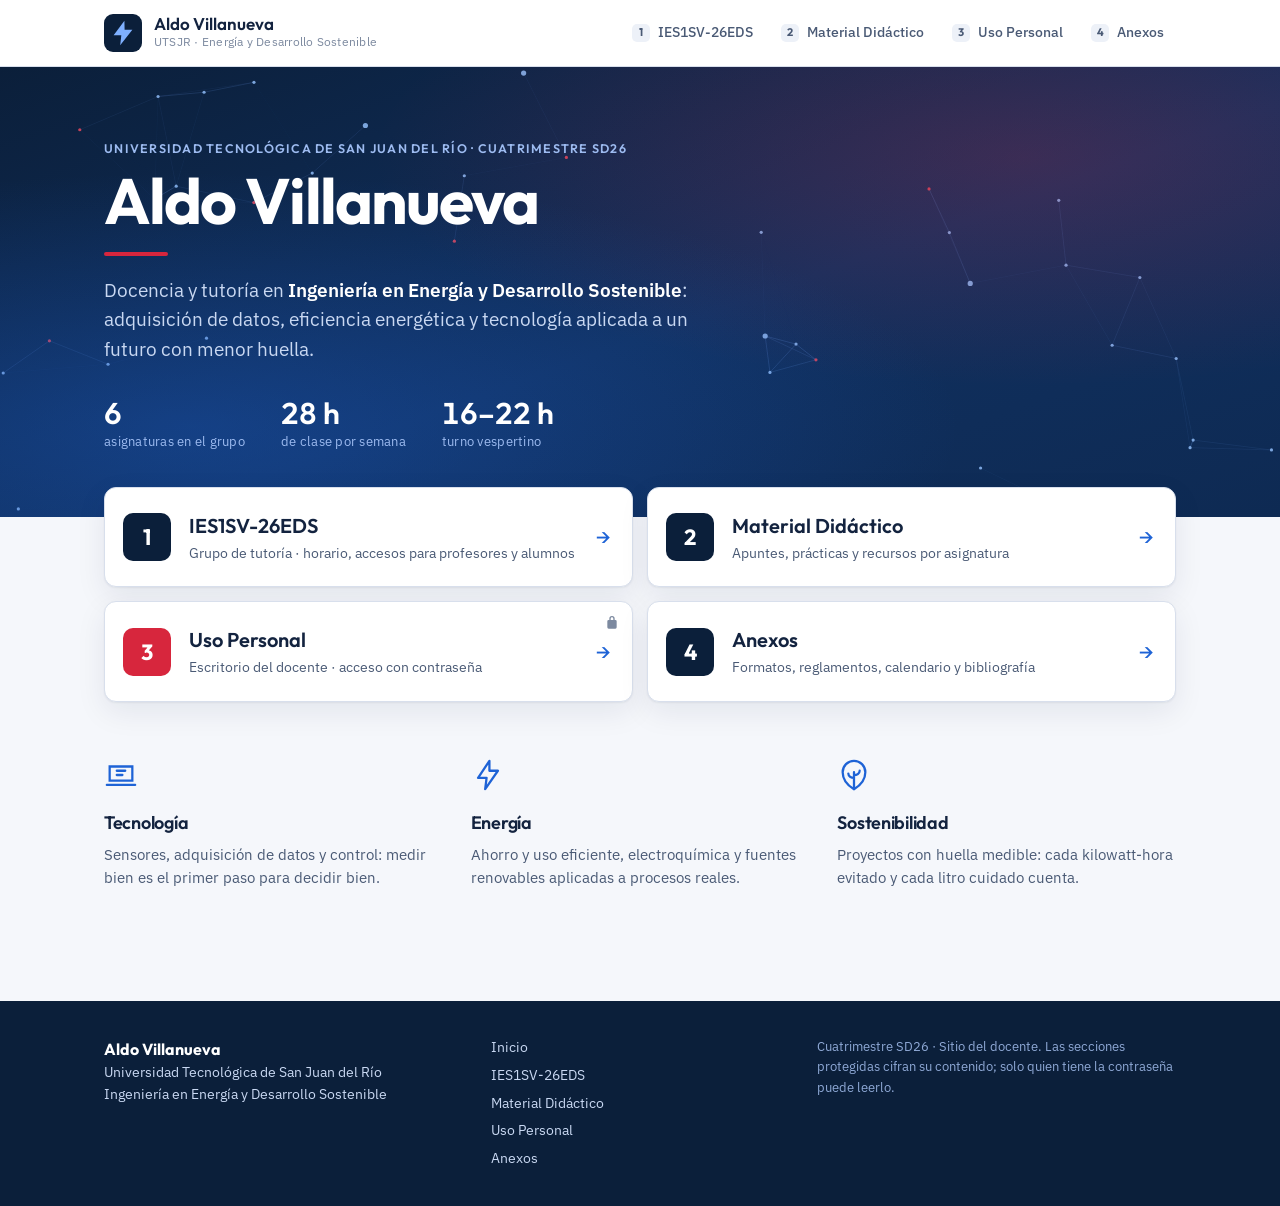
<file: index.html>
<!doctype html>
<html lang="es"><head><meta charset="utf-8"><meta name="viewport" content="width=device-width,initial-scale=1"><meta name="robots" content="noindex">
<title>Aldo Villanueva · UTSJR</title><link rel="preconnect" href="https://fonts.googleapis.com"><link rel="stylesheet" href="https://fonts.googleapis.com/css2?family=Outfit:wght@400;500;600;700&family=IBM+Plex+Sans:ital,wght@0,400;0,500;0,600;1,400&family=IBM+Plex+Mono:wght@400;500&display=swap"><link rel="stylesheet" href="estilo.css?v=4"></head>
<body class="home"><header class="nav"><div class="wrap nav-in">
 <a class="logo" href="index.html"><span class="logo-mark"><svg viewBox="0 0 32 32" width="30" height="30" aria-hidden="true"><path d="M17.5 3 6 18.5h8.2L13 29l13-16.5h-8.3z" fill="currentColor"/></svg></span><span><b>Aldo Villanueva</b><small>UTSJR · Energía y Desarrollo Sostenible</small></span></a>
 <nav class="menu" aria-label="Secciones">
  <a href="ies1sv.html" ><i>1</i>IES1SV-26EDS</a>
  <a href="material.html" ><i>2</i>Material Didáctico</a>
  <a href="personal.html" ><i>3</i>Uso Personal</a>
  <a href="anexos.html" ><i>4</i>Anexos</a>
 </nav></div></header>
<main>
<section class="hero"><canvas id="grid" aria-hidden="true"></canvas>
 <div class="wrap hero-in">
  <p class="eyebrow">Universidad Tecnológica de San Juan del Río · Cuatrimestre SD26</p>
  <h1>Aldo Villanueva</h1>
  <p class="lead">Docencia y tutoría en <b>Ingeniería en Energía y Desarrollo Sostenible</b>: adquisición de datos, eficiencia energética y tecnología aplicada a un futuro con menor huella.</p>
  <div class="stats"><div><b>6</b><span>asignaturas en el grupo</span></div><div><b>28 h</b><span>de clase por semana</span></div><div><b>16–22 h</b><span>turno vespertino</span></div></div>
 </div></section>

<section class="wrap links"><h2 class="sr">Secciones</h2>
 <a class="tile t1" href="ies1sv.html"><span class="num">1</span><span class="tt"><b>IES1SV-26EDS</b><small>Grupo de tutoría · horario, accesos para profesores y alumnos</small></span><span class="arrow">→</span></a>
 <a class="tile t2" href="material.html"><span class="num">2</span><span class="tt"><b>Material Didáctico</b><small>Apuntes, prácticas y recursos por asignatura</small></span><span class="arrow">→</span></a>
 <a class="tile t3" href="personal.html"><span class="num">3</span><span class="tt"><b>Uso Personal</b><small>Escritorio del docente · acceso con contraseña</small></span><span class="arrow">→</span><span class="lock" title="Requiere contraseña"><svg viewBox="0 0 24 24" width="16" height="16"><path fill="currentColor" d="M17 9h-1V7a4 4 0 0 0-8 0v2H7a2 2 0 0 0-2 2v9a2 2 0 0 0 2 2h10a2 2 0 0 0 2-2v-9a2 2 0 0 0-2-2m-7-2a2 2 0 0 1 4 0v2h-4Z"/></svg></span></a>
 <a class="tile t4" href="anexos.html"><span class="num">4</span><span class="tt"><b>Anexos</b><small>Formatos, reglamentos, calendario y bibliografía</small></span><span class="arrow">→</span></a>
</section>

<section class="wrap pillars">
 <div class="pillar"><svg viewBox="0 0 24 24" aria-hidden="true"><path d="M4 6h16v10H4zM2 19h20M9 9h6M9 12h4" fill="none" stroke="currentColor" stroke-width="1.6" stroke-linecap="round"/></svg><h3>Tecnología</h3><p>Sensores, adquisición de datos y control: medir bien es el primer paso para decidir bien.</p></div>
 <div class="pillar"><svg viewBox="0 0 24 24" aria-hidden="true"><path d="M13 2 5 14h6l-1 8 9-13h-6z" fill="none" stroke="currentColor" stroke-width="1.6" stroke-linejoin="round"/></svg><h3>Energía</h3><p>Ahorro y uso eficiente, electroquímica y fuentes renovables aplicadas a procesos reales.</p></div>
 <div class="pillar"><svg viewBox="0 0 24 24" aria-hidden="true"><path d="M12 22c5-3 8-7 8-12a8 8 0 0 0-16 0c0 5 3 9 8 12ZM12 22V10M12 14c-2 0-4-1-4-3M12 12c2 0 4-1 4-3" fill="none" stroke="currentColor" stroke-width="1.6" stroke-linecap="round"/></svg><h3>Sostenibilidad</h3><p>Proyectos con huella medible: cada kilowatt-hora evitado y cada litro cuidado cuenta.</p></div>
</section><script>
(function(){const c=document.getElementById('grid');if(!c)return;const ctx=c.getContext('2d');let W,H,pts=[],raf;const reduce=matchMedia('(prefers-reduced-motion: reduce)').matches;
function size(){W=c.width=c.offsetWidth*devicePixelRatio;H=c.height=c.offsetHeight*devicePixelRatio;pts=[];const n=Math.round(W*H/(devicePixelRatio*devicePixelRatio)/16000);for(let i=0;i<n;i++)pts.push({x:Math.random()*W,y:Math.random()*H,vx:(Math.random()-.5)*.25*devicePixelRatio,vy:(Math.random()-.5)*.25*devicePixelRatio,r:(Math.random()<.12)?2.6:1.6,red:Math.random()<.12})}
function draw(){ctx.clearRect(0,0,W,H);const L=120*devicePixelRatio;for(let i=0;i<pts.length;i++){const a=pts[i];for(let j=i+1;j<pts.length;j++){const b=pts[j],dx=a.x-b.x,dy=a.y-b.y,d=Math.hypot(dx,dy);if(d<L){ctx.strokeStyle='rgba(120,170,255,'+(0.28*(1-d/L))+')';ctx.lineWidth=devicePixelRatio;ctx.beginPath();ctx.moveTo(a.x,a.y);ctx.lineTo(b.x,b.y);ctx.stroke()}}}
for(const p of pts){ctx.fillStyle=p.red?'rgba(232,74,95,.95)':'rgba(150,195,255,.9)';ctx.beginPath();ctx.arc(p.x,p.y,p.r*devicePixelRatio,0,7);ctx.fill();if(!reduce){p.x+=p.vx;p.y+=p.vy;if(p.x<0||p.x>W)p.vx*=-1;if(p.y<0||p.y>H)p.vy*=-1}}
if(!reduce)raf=requestAnimationFrame(draw)}
size();draw();addEventListener('resize',()=>{cancelAnimationFrame(raf);size();draw()});})();
</script></main>
<footer class="foot"><div class="wrap foot-in"><div><b>Aldo Villanueva</b><br>Universidad Tecnológica de San Juan del Río<br>Ingeniería en Energía y Desarrollo Sostenible</div><div class="foot-links"><a href="index.html">Inicio</a><a href="ies1sv.html">IES1SV-26EDS</a><a href="material.html">Material Didáctico</a><a href="personal.html">Uso Personal</a><a href="anexos.html">Anexos</a></div><div class="foot-note">Cuatrimestre SD26 · Sitio del docente. Las secciones protegidas cifran su contenido; solo quien tiene la contraseña puede leerlo.</div></div></footer></body></html>
</file>
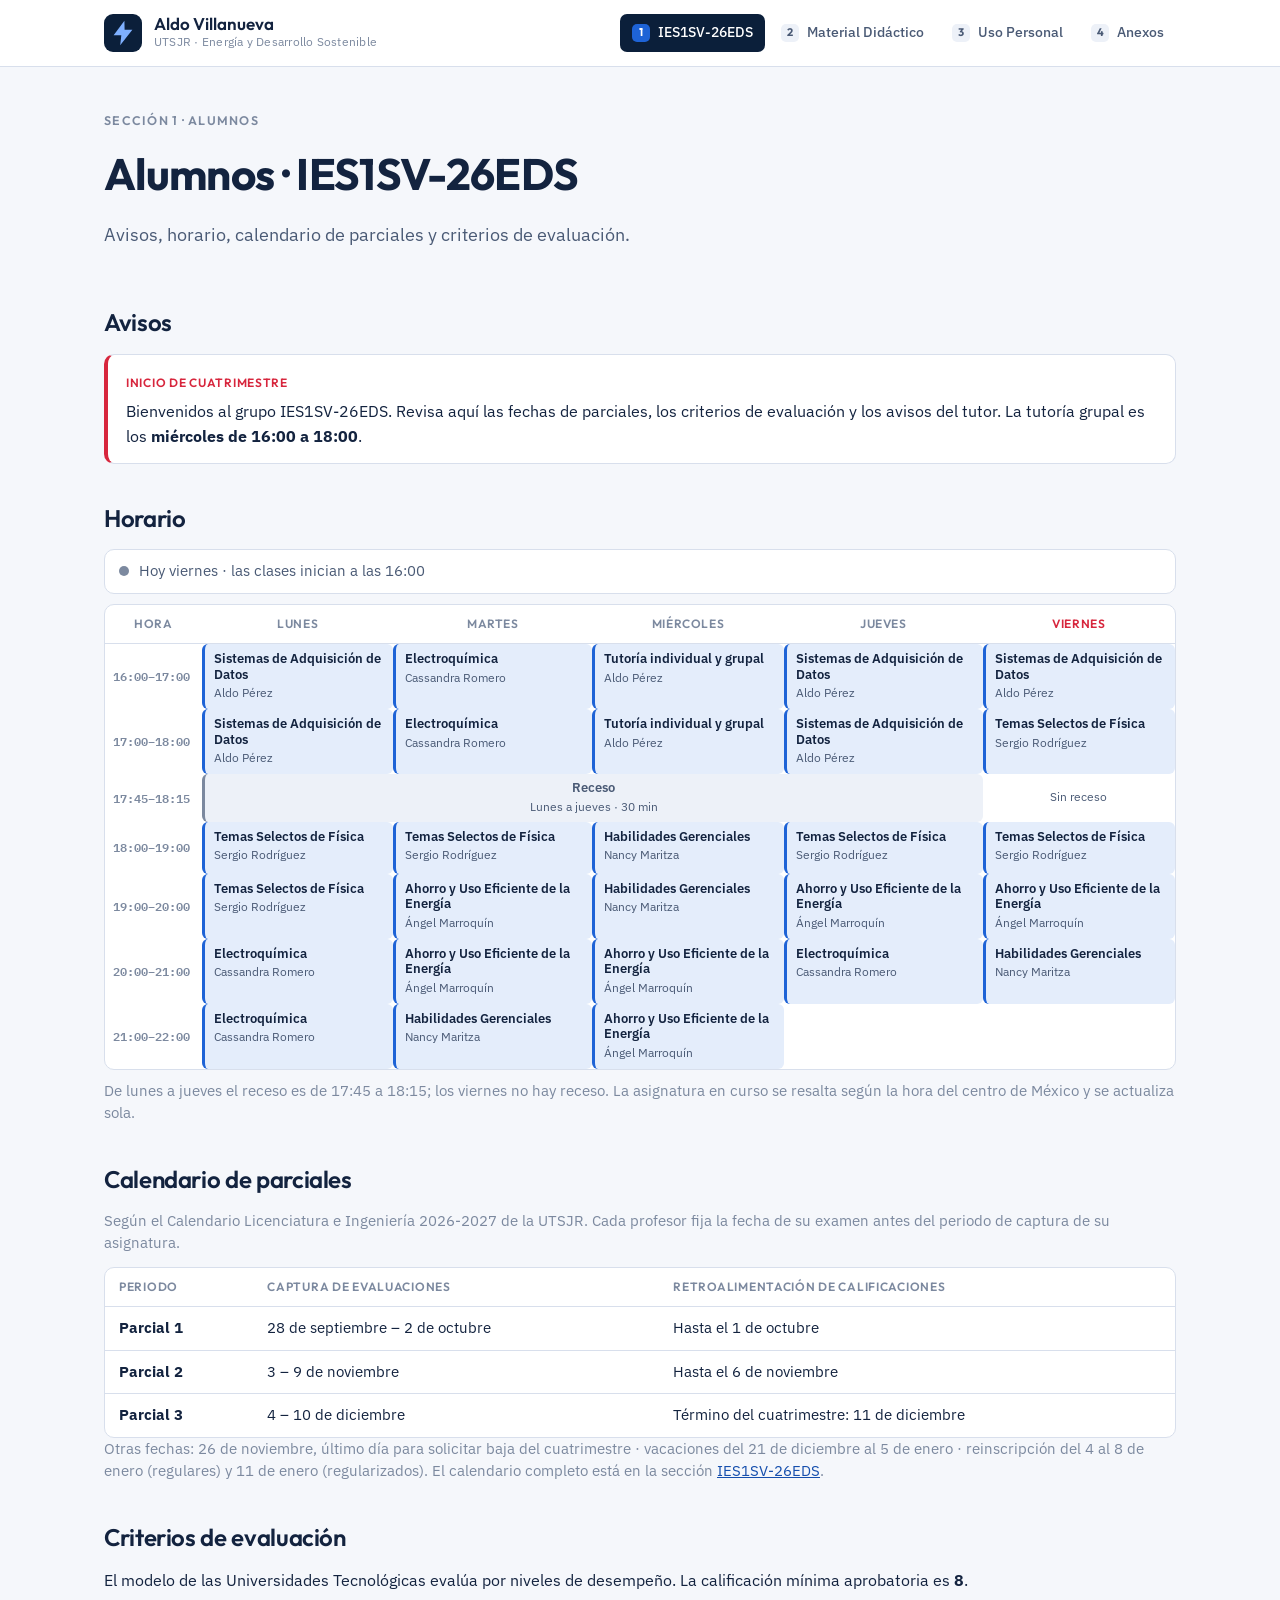
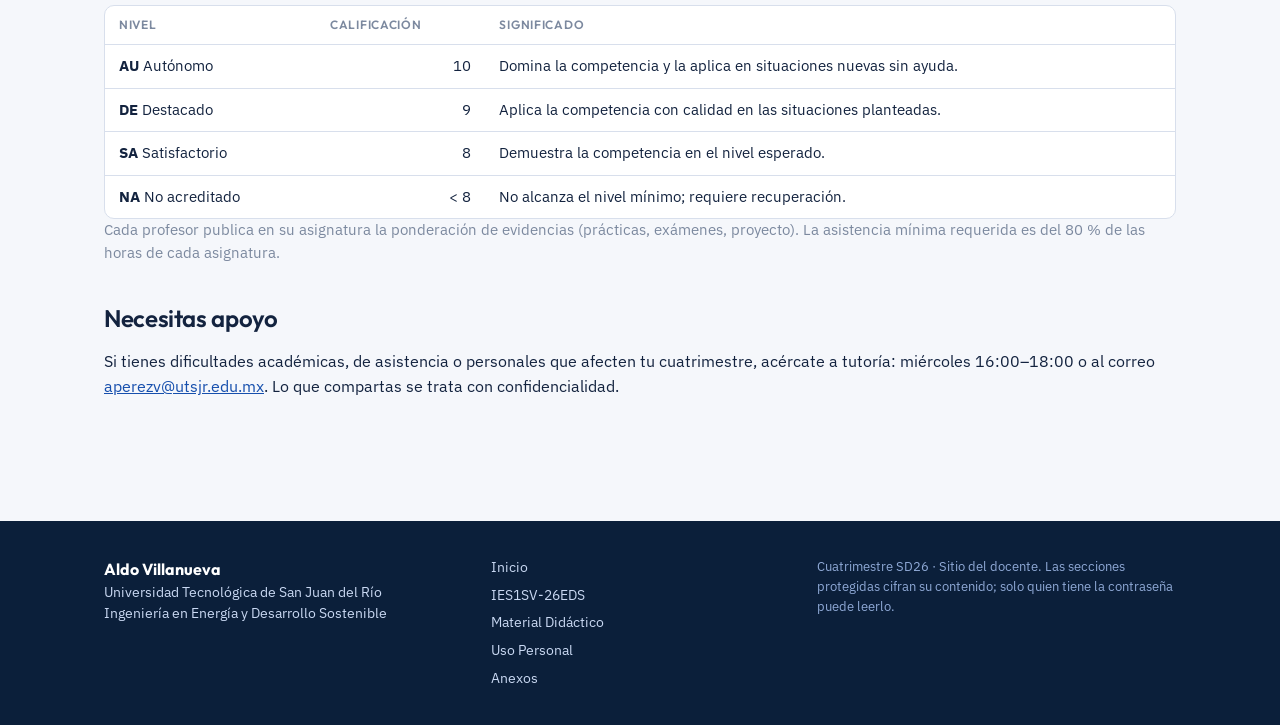
<file: alumnos.html>
<!doctype html>
<html lang="es"><head><meta charset="utf-8"><meta name="viewport" content="width=device-width,initial-scale=1"><meta name="robots" content="noindex">
<title>Alumnos · IES1SV-26EDS · Aldo Villanueva</title><link rel="preconnect" href="https://fonts.googleapis.com"><link rel="stylesheet" href="https://fonts.googleapis.com/css2?family=Outfit:wght@400;500;600;700&family=IBM+Plex+Sans:ital,wght@0,400;0,500;0,600;1,400&family=IBM+Plex+Mono:wght@400;500&display=swap"><link rel="stylesheet" href="estilo.css?v=5"></head>
<body class=""><header class="nav"><div class="wrap nav-in">
 <a class="logo" href="index.html"><span class="logo-mark"><svg viewBox="0 0 32 32" width="30" height="30" aria-hidden="true"><path d="M17.5 3 6 18.5h8.2L13 29l13-16.5h-8.3z" fill="currentColor"/></svg></span><span><b>Aldo Villanueva</b><small>UTSJR · Energía y Desarrollo Sostenible</small></span></a>
 <nav class="menu" aria-label="Secciones">
  <a href="ies1sv.html" class="on"><i>1</i>IES1SV-26EDS</a>
  <a href="material.html" ><i>2</i>Material Didáctico</a>
  <a href="personal.html" ><i>3</i>Uso Personal</a>
  <a href="anexos.html" ><i>4</i>Anexos</a>
 </nav></div></header>
<main><section class="ph wrap"><p class="eyebrow">Sección 1 · Alumnos</p><h1>Alumnos · IES1SV-26EDS</h1><p class="lead">Avisos, horario, calendario de parciales y criterios de evaluación.</p></section><section class="wrap content">
<h2>Avisos</h2>
<div class="aviso"><span class="fecha">Inicio de cuatrimestre</span><p>Bienvenidos al grupo IES1SV-26EDS. Revisa aquí las fechas de parciales, los criterios de evaluación y los avisos del tutor. La tutoría grupal es los <b>miércoles de 16:00 a 18:00</b>.</p></div>
<h2>Horario</h2><div class="now-banner" id="hor-al-now"><span class="now-dot"></span><span class="now-txt">Consultando la hora…</span></div>
<div class="sched-wrap"><table class="sched live" id="hor-al"><thead><tr><th>Hora</th><th data-d="Lu">Lunes</th><th data-d="Ma">Martes</th><th data-d="Mi">Miércoles</th><th data-d="Ju">Jueves</th><th data-d="Vi">Viernes</th></tr></thead><tbody><tr><th>16:00–17:00</th><td data-d="Lu" data-h="16"><b>Sistemas de Adquisición de Datos</b><span>Aldo Pérez</span><em class="live">En curso</em></td><td data-d="Ma" data-h="16"><b>Electroquímica</b><span>Cassandra Romero</span><em class="live">En curso</em></td><td data-d="Mi" data-h="16"><b>Tutoría individual y grupal</b><span>Aldo Pérez</span><em class="live">En curso</em></td><td data-d="Ju" data-h="16"><b>Sistemas de Adquisición de Datos</b><span>Aldo Pérez</span><em class="live">En curso</em></td><td data-d="Vi" data-h="16"><b>Sistemas de Adquisición de Datos</b><span>Aldo Pérez</span><em class="live">En curso</em></td></tr><tr><th>17:00–18:00</th><td data-d="Lu" data-h="17"><b>Sistemas de Adquisición de Datos</b><span>Aldo Pérez</span><em class="live">En curso</em></td><td data-d="Ma" data-h="17"><b>Electroquímica</b><span>Cassandra Romero</span><em class="live">En curso</em></td><td data-d="Mi" data-h="17"><b>Tutoría individual y grupal</b><span>Aldo Pérez</span><em class="live">En curso</em></td><td data-d="Ju" data-h="17"><b>Sistemas de Adquisición de Datos</b><span>Aldo Pérez</span><em class="live">En curso</em></td><td data-d="Vi" data-h="17"><b>Temas Selectos de Física</b><span>Sergio Rodríguez</span><em class="live">En curso</em></td></tr><tr class="receso"><th>17:45–18:15</th><td colspan="4" data-d="LuMaMiJu" data-h="receso"><b>Receso</b><span>Lunes a jueves · 30 min</span><em class="live">En curso</em></td><td class="free sinreceso"><span>Sin receso</span></td></tr><tr><th>18:00–19:00</th><td data-d="Lu" data-h="18"><b>Temas Selectos de Física</b><span>Sergio Rodríguez</span><em class="live">En curso</em></td><td data-d="Ma" data-h="18"><b>Temas Selectos de Física</b><span>Sergio Rodríguez</span><em class="live">En curso</em></td><td data-d="Mi" data-h="18"><b>Habilidades Gerenciales</b><span>Nancy Maritza</span><em class="live">En curso</em></td><td data-d="Ju" data-h="18"><b>Temas Selectos de Física</b><span>Sergio Rodríguez</span><em class="live">En curso</em></td><td data-d="Vi" data-h="18"><b>Temas Selectos de Física</b><span>Sergio Rodríguez</span><em class="live">En curso</em></td></tr><tr><th>19:00–20:00</th><td data-d="Lu" data-h="19"><b>Temas Selectos de Física</b><span>Sergio Rodríguez</span><em class="live">En curso</em></td><td data-d="Ma" data-h="19"><b>Ahorro y Uso Eficiente de la Energía</b><span>Ángel Marroquín</span><em class="live">En curso</em></td><td data-d="Mi" data-h="19"><b>Habilidades Gerenciales</b><span>Nancy Maritza</span><em class="live">En curso</em></td><td data-d="Ju" data-h="19"><b>Ahorro y Uso Eficiente de la Energía</b><span>Ángel Marroquín</span><em class="live">En curso</em></td><td data-d="Vi" data-h="19"><b>Ahorro y Uso Eficiente de la Energía</b><span>Ángel Marroquín</span><em class="live">En curso</em></td></tr><tr><th>20:00–21:00</th><td data-d="Lu" data-h="20"><b>Electroquímica</b><span>Cassandra Romero</span><em class="live">En curso</em></td><td data-d="Ma" data-h="20"><b>Ahorro y Uso Eficiente de la Energía</b><span>Ángel Marroquín</span><em class="live">En curso</em></td><td data-d="Mi" data-h="20"><b>Ahorro y Uso Eficiente de la Energía</b><span>Ángel Marroquín</span><em class="live">En curso</em></td><td data-d="Ju" data-h="20"><b>Electroquímica</b><span>Cassandra Romero</span><em class="live">En curso</em></td><td data-d="Vi" data-h="20"><b>Habilidades Gerenciales</b><span>Nancy Maritza</span><em class="live">En curso</em></td></tr><tr><th>21:00–22:00</th><td data-d="Lu" data-h="21"><b>Electroquímica</b><span>Cassandra Romero</span><em class="live">En curso</em></td><td data-d="Ma" data-h="21"><b>Habilidades Gerenciales</b><span>Nancy Maritza</span><em class="live">En curso</em></td><td data-d="Mi" data-h="21"><b>Ahorro y Uso Eficiente de la Energía</b><span>Ángel Marroquín</span><em class="live">En curso</em></td><td class="free" data-d="Ju" data-h="21"></td><td class="free" data-d="Vi" data-h="21"></td></tr></tbody></table></div>
<p class="muted sched-note">De lunes a jueves el receso es de 17:45 a 18:15; los viernes no hay receso. La asignatura en curso se resalta según la hora del centro de México y se actualiza sola.</p>
<script>(function(){
 const T=document.getElementById('hor-al'),B=document.getElementById('hor-al-now');if(!T||!B)return;
 const DAYS=['Lu','Ma','Mi','Ju','Vi'],DN={Lu:'lunes',Ma:'martes',Mi:'miércoles',Ju:'jueves',Vi:'viernes'};
 function nowMX(){const q=new URLSearchParams(location.search).get('hora');if(q){const m=q.match(/^(Lu|Ma|Mi|Ju|Vi)-(\d{1,2}):(\d{2})$/i);if(m)return {d:m[1][0].toUpperCase()+m[1][1].toLowerCase(),min:+m[2]*60+ +m[3]}}
  const parts=new Intl.DateTimeFormat('es-MX',{timeZone:'America/Mexico_City',weekday:'short',hour:'2-digit',minute:'2-digit',hour12:false}).formatToParts(new Date());
  const g=k=>(parts.find(p=>p.type===k)||{}).value||'';const wd=g('weekday').toLowerCase().slice(0,2);const map={lu:'Lu',ma:'Ma',mi:'Mi',ju:'Ju',vi:'Vi'};return {d:map[wd]||null,min:(+g('hour')%24)*60+ +g('minute')}}
 function fmt(min){return String(Math.floor(min/60)).padStart(2,'0')+':'+String(min%60).padStart(2,'0')}
 function tick(){
  T.querySelectorAll('.now').forEach(e=>e.classList.remove('now'));T.querySelectorAll('th.today').forEach(e=>e.classList.remove('today'));
  const {d,min}=nowMX();let txt='',state='off';
  if(d){T.querySelector('thead th[data-d="'+d+'"]').classList.add('today');
   const recess=d!=='Vi'&&min>=17*60+45&&min<18*60+15;
   if(recess){T.querySelector('tr.receso td[data-h="receso"]').classList.add('now');txt='Receso · termina a las 18:15';state='on'}
   else{const h=Math.floor(min/60);const td=T.querySelector('td[data-d="'+d+'"][data-h="'+h+'"]');
    if(td&&!td.classList.contains('free')){td.classList.add('now');const name=td.querySelector('b').textContent,prof=td.querySelector('span').textContent;
     // la clase dura mientras la misma materia ocupe bloques consecutivos
     let hh=h;while(true){const nx=T.querySelector('td[data-d="'+d+'"][data-h="'+(hh+1)+'"]');if(nx&&!nx.classList.contains('free')&&nx.querySelector('b').textContent===name)hh++;else break}
     let end=(hh+1)*60,suf='';
     if(d!=='Vi'&&h<=17&&hh>=17){end=17*60+45;suf=' (receso)'}
     txt='Ahora: '+name+' · '+prof+' · hasta las '+fmt(end)+suf;state='on'}
    else if(min<16*60){txt='Hoy '+DN[d]+' · las clases inician a las 16:00';}
    else if(min>=22*60){txt='Las clases de hoy terminaron';}
    else{const next=[...T.querySelectorAll('td[data-d="'+d+'"]:not(.free)')].map(x=>+x.dataset.h).filter(x=>x>h).sort((a,b)=>a-b)[0];txt=next?'Hora libre · siguiente clase a las '+next+':00':'Sin clases el resto del día'}}}
  else txt='Fin de semana · sin clases';
  B.querySelector('.now-txt').textContent=txt;B.dataset.state=state}
 tick();setInterval(tick,30000);
})();</script>
<h2>Calendario de parciales</h2>
<p class="muted">Según el Calendario Licenciatura e Ingeniería 2026-2027 de la UTSJR. Cada profesor fija la fecha de su examen antes del periodo de captura de su asignatura.</p>
<div class="tw"><table class="tbl"><thead><tr><th>Periodo</th><th>Captura de evaluaciones</th><th>Retroalimentación de calificaciones</th></tr></thead><tbody>
<tr><td><b>Parcial 1</b></td><td>28 de septiembre – 2 de octubre</td><td>Hasta el 1 de octubre</td></tr>
<tr><td><b>Parcial 2</b></td><td>3 – 9 de noviembre</td><td>Hasta el 6 de noviembre</td></tr>
<tr><td><b>Parcial 3</b></td><td>4 – 10 de diciembre</td><td>Término del cuatrimestre: 11 de diciembre</td></tr>
</tbody></table></div>
<p class="muted">Otras fechas: 26 de noviembre, último día para solicitar baja del cuatrimestre · vacaciones del 21 de diciembre al 5 de enero · reinscripción del 4 al 8 de enero (regulares) y 11 de enero (regularizados). El calendario completo está en la sección <a href="ies1sv.html#calendario">IES1SV-26EDS</a>.</p>
<h2>Criterios de evaluación</h2>
<p>El modelo de las Universidades Tecnológicas evalúa por niveles de desempeño. La calificación mínima aprobatoria es <b>8</b>.</p>
<div class="tw"><table class="tbl"><thead><tr><th>Nivel</th><th>Calificación</th><th>Significado</th></tr></thead><tbody>
<tr><td><b>AU</b> Autónomo</td><td class="n">10</td><td>Domina la competencia y la aplica en situaciones nuevas sin ayuda.</td></tr>
<tr><td><b>DE</b> Destacado</td><td class="n">9</td><td>Aplica la competencia con calidad en las situaciones planteadas.</td></tr>
<tr><td><b>SA</b> Satisfactorio</td><td class="n">8</td><td>Demuestra la competencia en el nivel esperado.</td></tr>
<tr><td><b>NA</b> No acreditado</td><td class="n">&lt; 8</td><td>No alcanza el nivel mínimo; requiere recuperación.</td></tr>
</tbody></table></div>
<p class="muted">Cada profesor publica en su asignatura la ponderación de evidencias (prácticas, exámenes, proyecto). La asistencia mínima requerida es del 80 % de las horas de cada asignatura.</p>
<h2>Necesitas apoyo</h2>
<p>Si tienes dificultades académicas, de asistencia o personales que afecten tu cuatrimestre, acércate a tutoría: miércoles 16:00–18:00 o al correo <a href="mailto:aperezv@utsjr.edu.mx">aperezv@utsjr.edu.mx</a>. Lo que compartas se trata con confidencialidad.</p></section></main>
<footer class="foot"><div class="wrap foot-in"><div><b>Aldo Villanueva</b><br>Universidad Tecnológica de San Juan del Río<br>Ingeniería en Energía y Desarrollo Sostenible</div><div class="foot-links"><a href="index.html">Inicio</a><a href="ies1sv.html">IES1SV-26EDS</a><a href="material.html">Material Didáctico</a><a href="personal.html">Uso Personal</a><a href="anexos.html">Anexos</a></div><div class="foot-note">Cuatrimestre SD26 · Sitio del docente. Las secciones protegidas cifran su contenido; solo quien tiene la contraseña puede leerlo.</div></div></footer></body></html>
</file>
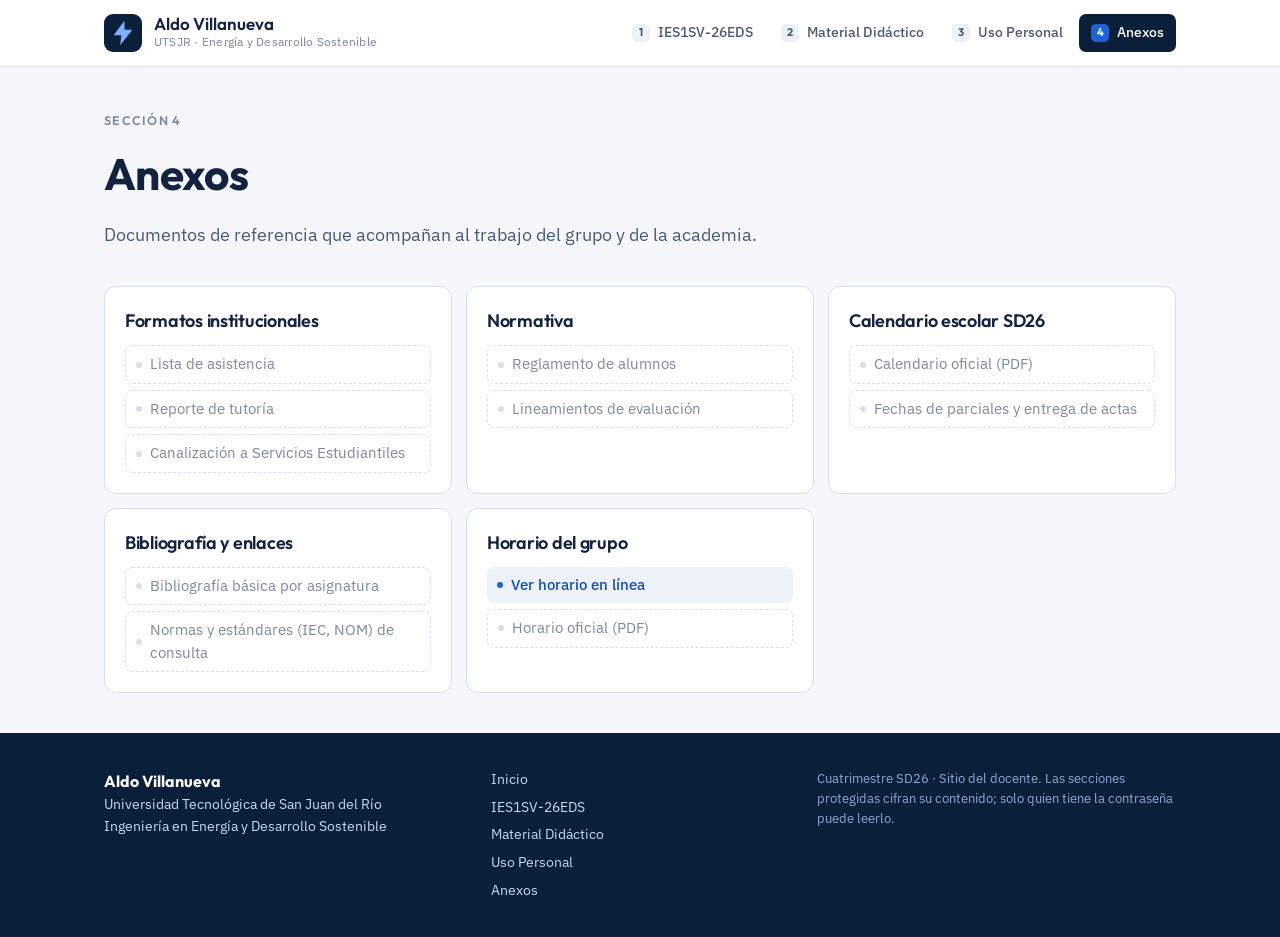
<file: anexos.html>
<!doctype html>
<html lang="es"><head><meta charset="utf-8"><meta name="viewport" content="width=device-width,initial-scale=1"><meta name="robots" content="noindex">
<title>Anexos · Aldo Villanueva</title><link rel="preconnect" href="https://fonts.googleapis.com"><link rel="stylesheet" href="https://fonts.googleapis.com/css2?family=Outfit:wght@400;500;600;700&family=IBM+Plex+Sans:ital,wght@0,400;0,500;0,600;1,400&family=IBM+Plex+Mono:wght@400;500&display=swap"><link rel="stylesheet" href="estilo.css?v=4"></head>
<body class=""><header class="nav"><div class="wrap nav-in">
 <a class="logo" href="index.html"><span class="logo-mark"><svg viewBox="0 0 32 32" width="30" height="30" aria-hidden="true"><path d="M17.5 3 6 18.5h8.2L13 29l13-16.5h-8.3z" fill="currentColor"/></svg></span><span><b>Aldo Villanueva</b><small>UTSJR · Energía y Desarrollo Sostenible</small></span></a>
 <nav class="menu" aria-label="Secciones">
  <a href="ies1sv.html" ><i>1</i>IES1SV-26EDS</a>
  <a href="material.html" ><i>2</i>Material Didáctico</a>
  <a href="personal.html" ><i>3</i>Uso Personal</a>
  <a href="anexos.html" class="on"><i>4</i>Anexos</a>
 </nav></div></header>
<main>
<section class="ph wrap"><p class="eyebrow">Sección 4</p><h1>Anexos</h1><p class="lead">Documentos de referencia que acompañan al trabajo del grupo y de la academia.</p></section>
<section class="wrap grid3">
 <article class="rc"><h3>Formatos institucionales</h3><ul class="res"><li><a href="#" class="todo">Lista de asistencia</a></li><li><a href="#" class="todo">Reporte de tutoría</a></li><li><a href="#" class="todo">Canalización a Servicios Estudiantiles</a></li></ul></article>
 <article class="rc"><h3>Normativa</h3><ul class="res"><li><a href="#" class="todo">Reglamento de alumnos</a></li><li><a href="#" class="todo">Lineamientos de evaluación</a></li></ul></article>
 <article class="rc"><h3>Calendario escolar SD26</h3><ul class="res"><li><a href="#" class="todo">Calendario oficial (PDF)</a></li><li><a href="#" class="todo">Fechas de parciales y entrega de actas</a></li></ul></article>
 <article class="rc"><h3>Bibliografía y enlaces</h3><ul class="res"><li><a href="#" class="todo">Bibliografía básica por asignatura</a></li><li><a href="#" class="todo">Normas y estándares (IEC, NOM) de consulta</a></li></ul></article>
 <article class="rc"><h3>Horario del grupo</h3><ul class="res"><li><a href="ies1sv.html#horario">Ver horario en línea</a></li><li><a href="#" class="todo">Horario oficial (PDF)</a></li></ul></article>
</section></main>
<footer class="foot"><div class="wrap foot-in"><div><b>Aldo Villanueva</b><br>Universidad Tecnológica de San Juan del Río<br>Ingeniería en Energía y Desarrollo Sostenible</div><div class="foot-links"><a href="index.html">Inicio</a><a href="ies1sv.html">IES1SV-26EDS</a><a href="material.html">Material Didáctico</a><a href="personal.html">Uso Personal</a><a href="anexos.html">Anexos</a></div><div class="foot-note">Cuatrimestre SD26 · Sitio del docente. Las secciones protegidas cifran su contenido; solo quien tiene la contraseña puede leerlo.</div></div></footer></body></html>
</file>
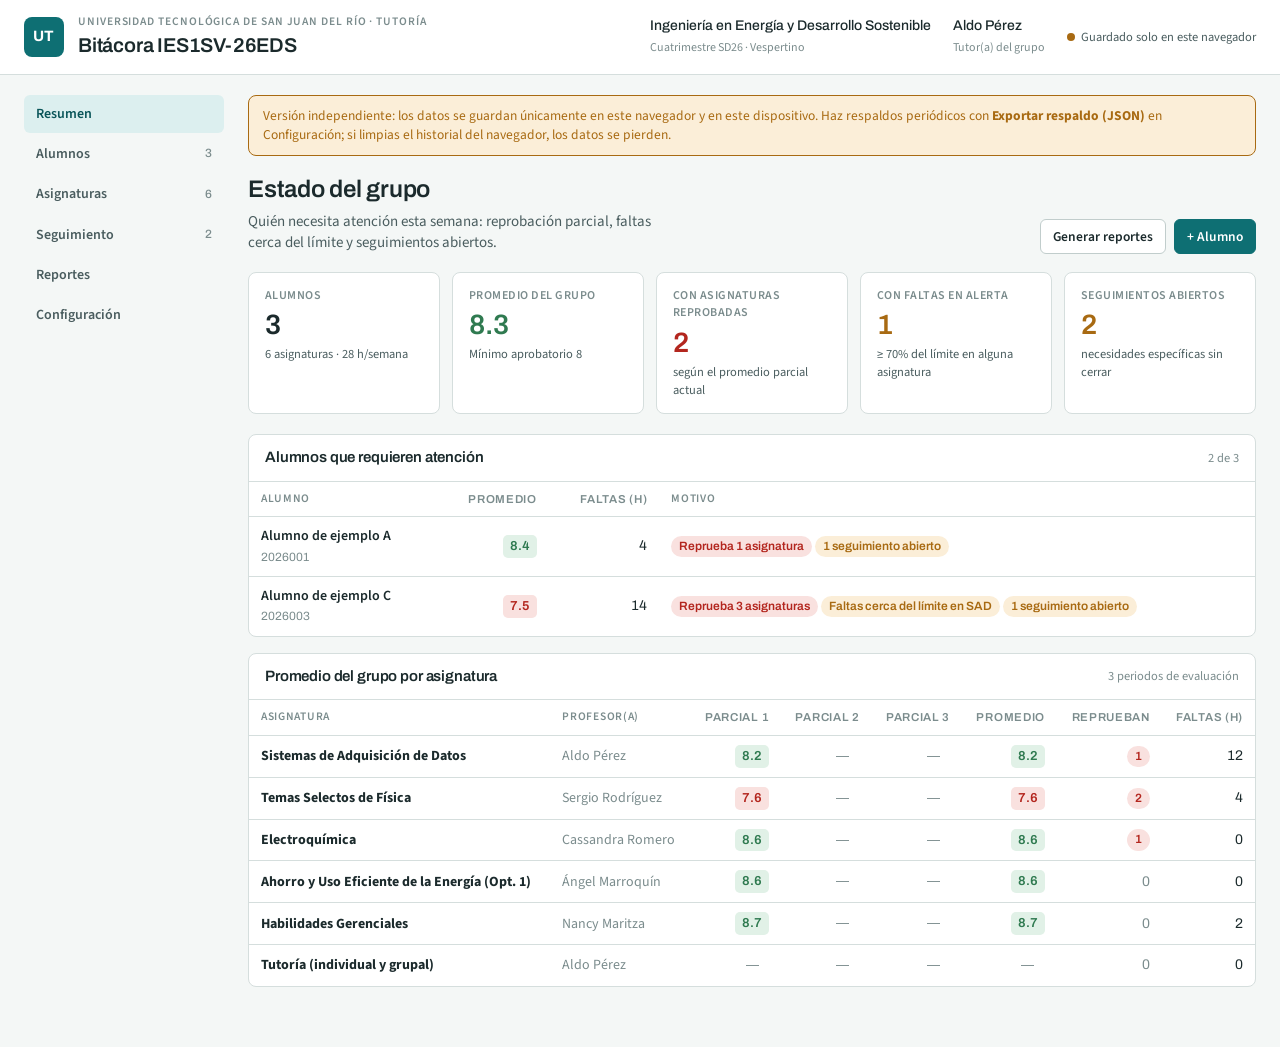
<file: bitacora.html>
<!doctype html>
<html lang="es">
<head>
<meta charset="utf-8">
<meta name="viewport" content="width=device-width, initial-scale=1">
<meta name="robots" content="noindex">
<title>Bitácora IES1SV-26EDS</title>
<link rel="stylesheet" href="https://fonts.googleapis.com/css2?family=Archivo:wght@400;500;600;700&family=Source+Sans+3:ital,wght@0,400;0,600;1,400&display=swap">
<style>
:root{
  --ground:#F4F7F6; --surface:#FFFFFF; --surface-2:#EAF0EF; --ink:#1B2A2C; --ink-2:#4A5D5F; --ink-3:#7B8C8D;
  --line:#D5DEDD; --line-2:#C1CDCC; --accent:#0E6F73; --accent-ink:#0A5559; --accent-soft:#DCEFEF; --accent-text:#FFFFFF;
  --good:#2F7A50; --good-soft:#E1F1E7; --warn:#A86A12; --warn-soft:#FBEED8; --crit:#B3261E; --crit-soft:#F9E1DF;
  --shadow:0 1px 2px rgba(20,40,40,.06),0 6px 20px rgba(20,40,40,.06);
  --disp:"Archivo",system-ui,"Segoe UI",Arial,sans-serif; --body:"Source Sans 3","Segoe UI",system-ui,Arial,sans-serif;
  color-scheme:light;
}
@media (prefers-color-scheme:dark){:root:not([data-theme="light"]){
  --ground:#0F1617; --surface:#171F20; --surface-2:#1E2829; --ink:#E6EDEC; --ink-2:#AFC0BF; --ink-3:#7F9190;
  --line:#2A3637; --line-2:#374647; --accent:#4FB3B4; --accent-ink:#7CCBCB; --accent-soft:#163B3D; --accent-text:#0B1B1C;
  --good:#6CC28E; --good-soft:#173324; --warn:#E0A64B; --warn-soft:#3A2A10; --crit:#F08A83; --crit-soft:#3E1A18;
  --shadow:0 1px 2px rgba(0,0,0,.4),0 6px 20px rgba(0,0,0,.35); color-scheme:dark;
}}
:root[data-theme="dark"]{
  --ground:#0F1617; --surface:#171F20; --surface-2:#1E2829; --ink:#E6EDEC; --ink-2:#AFC0BF; --ink-3:#7F9190;
  --line:#2A3637; --line-2:#374647; --accent:#4FB3B4; --accent-ink:#7CCBCB; --accent-soft:#163B3D; --accent-text:#0B1B1C;
  --good:#6CC28E; --good-soft:#173324; --warn:#E0A64B; --warn-soft:#3A2A10; --crit:#F08A83; --crit-soft:#3E1A18;
  --shadow:0 1px 2px rgba(0,0,0,.4),0 6px 20px rgba(0,0,0,.35); color-scheme:dark;
}
*{box-sizing:border-box}
body{margin:0;background:var(--ground);color:var(--ink);font-family:var(--body);font-size:15px;line-height:1.45}
button,input,select,textarea{font:inherit;color:inherit}
h1,h2,h3,h4{font-family:var(--disp);margin:0;text-wrap:balance;letter-spacing:-.01em}
a{color:var(--accent-ink)}
.num{font-family:var(--disp);font-variant-numeric:tabular-nums}
:focus-visible{outline:2px solid var(--accent);outline-offset:2px}

/* Top bar */
.top{background:var(--surface);border-bottom:1px solid var(--line)}
.top-in{max-width:1280px;margin:0 auto;padding:14px 24px;display:flex;align-items:center;gap:20px;flex-wrap:wrap}
.brand{display:flex;align-items:center;gap:14px}
.mark{width:40px;height:40px;border-radius:8px;background:var(--accent);color:var(--accent-text);display:grid;place-items:center;font-family:var(--disp);font-weight:700;font-size:15px;letter-spacing:.02em}
.eyebrow{font-size:11.5px;letter-spacing:.08em;text-transform:uppercase;color:var(--ink-3);font-weight:600}
.brand h1{font-size:20px;font-weight:600}
.top-meta{margin-left:auto;display:flex;gap:22px;flex-wrap:wrap}
.meta b{display:block;font-family:var(--disp);font-weight:500;font-size:14px}
.meta span{font-size:12px;color:var(--ink-3)}
.status{display:flex;align-items:center;gap:6px;font-size:12.5px;color:var(--ink-2)}
.dot{width:8px;height:8px;border-radius:50%;background:var(--ink-3)}
.dot.ok{background:var(--good)} .dot.local{background:var(--warn)}

/* Shell */
.shell{max-width:1280px;margin:0 auto;padding:20px 24px 60px;display:grid;grid-template-columns:200px 1fr;gap:24px}
nav.side{display:flex;flex-direction:column;gap:2px;position:sticky;top:16px;align-self:start}
nav.side button{text-align:left;background:none;border:0;padding:9px 12px;border-radius:6px;color:var(--ink-2);font-weight:600;font-size:14px;cursor:pointer;display:flex;justify-content:space-between;align-items:center}
nav.side button:hover{background:var(--surface-2);color:var(--ink)}
nav.side button.on{background:var(--accent-soft);color:var(--accent-ink)}
nav.side .cnt{font-family:var(--disp);font-size:12px;color:var(--ink-3);font-weight:500}
nav.side button.on .cnt{color:var(--accent-ink)}
main{min-width:0}
.page{display:none} .page.on{display:block}
.ph{display:flex;align-items:flex-end;justify-content:space-between;gap:16px;margin-bottom:18px;flex-wrap:wrap}
.ph h2{font-size:24px;font-weight:600}
.ph p{margin:4px 0 0;color:var(--ink-2);max-width:60ch}
.actions{display:flex;gap:8px;flex-wrap:wrap}

/* Buttons */
.btn{border:1px solid var(--line-2);background:var(--surface);border-radius:6px;padding:7px 12px;font-weight:600;font-size:13.5px;cursor:pointer;display:inline-flex;align-items:center;gap:6px;color:var(--ink)}
.btn:hover{border-color:var(--accent);color:var(--accent-ink)}
.btn.pri{background:var(--accent);border-color:var(--accent);color:var(--accent-text)}
.btn.pri:hover{background:var(--accent-ink);border-color:var(--accent-ink);color:var(--accent-text)}
.btn.sm{padding:4px 9px;font-size:12.5px}
.btn.danger:hover{border-color:var(--crit);color:var(--crit)}
.btn:disabled{opacity:.5;cursor:default}

/* Tiles */
.tiles{display:grid;grid-template-columns:repeat(auto-fit,minmax(170px,1fr));gap:12px;margin-bottom:20px}
.tile{background:var(--surface);border:1px solid var(--line);border-radius:8px;padding:14px 16px}
.tile .lbl{font-size:12px;color:var(--ink-3);font-weight:600;letter-spacing:.04em;text-transform:uppercase}
.tile .val{font-family:var(--disp);font-size:28px;font-weight:600;line-height:1.1;margin-top:6px;font-variant-numeric:tabular-nums}
.tile .sub{font-size:12.5px;color:var(--ink-2);margin-top:4px}
.tile.crit .val{color:var(--crit)} .tile.warn .val{color:var(--warn)} .tile.good .val{color:var(--good)}

/* Card / table */
.card{background:var(--surface);border:1px solid var(--line);border-radius:8px;overflow:hidden}
.card+.card{margin-top:16px}
.card-h{padding:12px 16px;border-bottom:1px solid var(--line);display:flex;align-items:center;justify-content:space-between;gap:12px;flex-wrap:wrap}
.card-h h3{font-size:15px;font-weight:600}
.card-h .hint{font-size:12.5px;color:var(--ink-3)}
.card-b{padding:16px}
.tw{overflow-x:auto}
table{border-collapse:collapse;width:100%;font-size:14px}
th{text-align:left;font-size:11.5px;letter-spacing:.06em;text-transform:uppercase;color:var(--ink-3);font-weight:600;padding:9px 12px;border-bottom:1px solid var(--line);white-space:nowrap;background:var(--surface)}
td{padding:9px 12px;border-bottom:1px solid var(--line);vertical-align:middle}
tr:last-child td{border-bottom:0}
tbody tr.click{cursor:pointer} tbody tr.click:hover td{background:var(--surface-2)}
td.n,th.n{text-align:right;font-variant-numeric:tabular-nums;font-family:var(--disp)}
.muted{color:var(--ink-3)} .small{font-size:12.5px}
.name b{display:block;font-weight:600} .name span{font-size:12px;color:var(--ink-3);font-family:var(--disp)}

/* Pills */
.pill{display:inline-flex;align-items:center;gap:5px;padding:2px 8px;border-radius:999px;font-size:12px;font-weight:600;font-family:var(--disp);white-space:nowrap}
.pill.good{background:var(--good-soft);color:var(--good)} .pill.warn{background:var(--warn-soft);color:var(--warn)} .pill.crit{background:var(--crit-soft);color:var(--crit)} .pill.neu{background:var(--surface-2);color:var(--ink-2)}
.pill.acc{background:var(--accent-soft);color:var(--accent-ink)}
.grade{display:inline-block;min-width:34px;text-align:center;padding:2px 6px;border-radius:5px;font-family:var(--disp);font-variant-numeric:tabular-nums;font-weight:600;font-size:13px}
.grade.low{background:var(--crit-soft);color:var(--crit)} .grade.ok{background:var(--good-soft);color:var(--good)} .grade.none{color:var(--ink-3);font-weight:400}

/* Forms */
.frm{display:grid;gap:12px}
.frm.cols{grid-template-columns:repeat(auto-fit,minmax(200px,1fr))}
.f label{display:block;font-size:12px;font-weight:600;color:var(--ink-2);margin-bottom:4px}
.f input,.f select,.f textarea{width:100%;border:1px solid var(--line-2);border-radius:6px;padding:7px 10px;background:var(--surface)}
.f textarea{min-height:90px;resize:vertical}
.f input:focus,.f select:focus,.f textarea:focus{border-color:var(--accent);outline:0;box-shadow:0 0 0 3px var(--accent-soft)}
.inline{display:flex;gap:8px;align-items:flex-end;flex-wrap:wrap}
.inline .f{flex:1;min-width:120px}
input.cell{width:58px;text-align:center;border:1px solid transparent;border-radius:5px;padding:4px 4px;background:transparent;font-family:var(--disp);font-variant-numeric:tabular-nums}
input.cell:hover{border-color:var(--line-2)} input.cell:focus{border-color:var(--accent);background:var(--surface);outline:0}

/* Student sheet */
.sheet-h{display:grid;grid-template-columns:1fr auto;gap:16px;align-items:start;margin-bottom:16px}
.sheet-h h2{font-size:26px}
.sheet-h .id{font-family:var(--disp);color:var(--ink-3);font-size:14px;margin-top:2px}
.cols-2{display:grid;grid-template-columns:1fr 1fr;gap:16px;align-items:start}
.cols-2 .card+.card{margin-top:0}
.notes{display:flex;flex-direction:column;gap:10px}
.note{border:1px solid var(--line);border-left:3px solid var(--accent);border-radius:6px;padding:10px 12px;background:var(--surface)}
.note.abierto{border-left-color:var(--warn)} .note.cerrado{border-left-color:var(--good);opacity:.85}
.note .nh{display:flex;justify-content:space-between;gap:8px;font-size:12.5px;color:var(--ink-3);margin-bottom:4px;flex-wrap:wrap}
.note p{margin:0}
.abs-list{display:flex;flex-wrap:wrap;gap:6px}
.abs{display:inline-flex;align-items:center;gap:6px;border:1px solid var(--line);border-radius:6px;padding:3px 8px;font-size:12.5px;background:var(--surface-2)}
.abs button{border:0;background:none;color:var(--ink-3);cursor:pointer;padding:0;line-height:1}
.abs button:hover{color:var(--crit)}
.bar{height:6px;background:var(--surface-2);border-radius:3px;overflow:hidden;min-width:80px}
.bar i{display:block;height:100%;background:var(--accent);border-radius:3px}
.bar.warn i{background:var(--warn)} .bar.crit i{background:var(--crit)}

/* Schedule grid */
.sched{display:grid;grid-template-columns:44px repeat(5,1fr);gap:4px;font-size:12px}
.sched .hd{font-family:var(--disp);font-weight:600;color:var(--ink-3);text-align:center;padding:4px 0;font-size:11.5px;text-transform:uppercase;letter-spacing:.05em}
.sched .hr{font-family:var(--disp);color:var(--ink-3);font-size:11px;display:flex;align-items:center;justify-content:flex-end;padding-right:6px}
.sched .blk{border-radius:5px;padding:5px 7px;line-height:1.25;border:1px solid var(--line);background:var(--surface-2);min-height:40px}
.sched .blk b{display:block;font-weight:600;font-size:12px}
.sched .blk span{color:var(--ink-3);font-size:11px}
.sched .empty{border:1px dashed var(--line);border-radius:5px;opacity:.5}

/* Banner / toast / modal */
.banner{background:var(--warn-soft);color:var(--warn);border:1px solid var(--warn);border-radius:8px;padding:10px 14px;font-size:13.5px;margin-bottom:16px;display:none}
.banner.on{display:block}
.toast{position:fixed;left:50%;bottom:22px;transform:translateX(-50%) translateY(20px);background:var(--ink);color:var(--ground);padding:10px 16px;border-radius:8px;font-size:13.5px;opacity:0;pointer-events:none;transition:.25s;box-shadow:var(--shadow);z-index:50;max-width:90vw}
.toast.on{opacity:1;transform:translateX(-50%)}
.modal{position:fixed;inset:0;background:rgba(10,20,20,.45);display:none;align-items:flex-start;justify-content:center;padding:40px 16px;overflow:auto;z-index:40}
.modal.on{display:flex}
.dlg{background:var(--surface);border-radius:10px;width:min(820px,100%);box-shadow:var(--shadow);border:1px solid var(--line)}
.dlg-h{padding:14px 18px;border-bottom:1px solid var(--line);display:flex;justify-content:space-between;align-items:center;gap:12px}
.dlg-h h3{font-size:16px}
.dlg-b{padding:18px}
.report{font-family:var(--body);border:1px solid var(--line);border-radius:6px;padding:20px 24px;background:var(--surface);max-height:60vh;overflow:auto}
.report h1{font-size:20px;margin:0} .report h2{font-size:15px;margin:18px 0 6px;color:var(--accent-ink)}
.report table{font-size:13px} .report .eyebrow{margin-bottom:2px}
.empty-state{padding:36px 16px;text-align:center;color:var(--ink-3)}
.empty-state b{display:block;color:var(--ink-2);font-family:var(--disp);font-size:15px;margin-bottom:4px}
.hl{background:var(--accent-soft);color:var(--accent-ink);padding:0 4px;border-radius:3px}
.subj-grid{display:grid;grid-template-columns:repeat(auto-fill,minmax(230px,1fr));gap:12px}
.subj{background:var(--surface);border:1px solid var(--line);border-radius:8px;padding:14px;cursor:pointer;display:flex;flex-direction:column;gap:6px}
.subj:hover{border-color:var(--accent)} .subj.on{border-color:var(--accent);box-shadow:0 0 0 2px var(--accent-soft)}
.subj h4{font-size:14.5px;font-weight:600}
.subj .prof{font-size:13px;color:var(--ink-2)} .subj .hrs{font-family:var(--disp);font-size:12px;color:var(--ink-3)}
.legend{display:flex;gap:14px;font-size:12.5px;color:var(--ink-2);flex-wrap:wrap}
.legend i{display:inline-block;width:10px;height:10px;border-radius:3px;margin-right:5px;vertical-align:-1px}

@media (max-width:820px){
  .shell{grid-template-columns:1fr;padding:14px 14px 50px}
  nav.side{position:static;flex-direction:row;overflow-x:auto;gap:4px;padding-bottom:4px}
  nav.side button{white-space:nowrap}
  .cols-2{grid-template-columns:1fr} .cols-2 .card+.card{margin-top:16px}
  .sheet-h{grid-template-columns:1fr}
  .top-meta{margin-left:0}
}
@media (prefers-reduced-motion:reduce){.toast{transition:none}}
</style>

</head>
<body>
<header class="top">
  <div class="top-in">
    <div class="brand">
      <div class="mark">UT</div>
      <div>
        <div class="eyebrow">Universidad Tecnológica de San Juan del Río · Tutoría</div>
        <h1 id="hdr-title">Bitácora IES1SV-26EDS</h1>
      </div>
    </div>
    <div class="top-meta">
      <div class="meta"><b id="hdr-prog">Ingeniería en Energía y Desarrollo Sostenible</b><span id="hdr-periodo">Cuatrimestre SD26 · Vespertino</span></div>
      <div class="meta"><b id="hdr-tutor">—</b><span>Tutor(a) del grupo</span></div>
      <div class="status"><span class="dot" id="st-dot"></span><span id="st-txt">Conectando…</span></div>
    </div>
  </div>
</header>

<div class="shell">
  <nav class="side" id="nav">
    <button data-p="resumen" class="on">Resumen</button>
    <button data-p="alumnos">Alumnos <span class="cnt" id="cnt-al">0</span></button>
    <button data-p="asignaturas">Asignaturas <span class="cnt" id="cnt-as">0</span></button>
    <button data-p="seguimiento">Seguimiento <span class="cnt" id="cnt-seg">0</span></button>
    <button data-p="reportes">Reportes</button>
    <button data-p="config">Configuración</button>
  </nav>

  <main>
    <div class="banner" id="banner"></div>

    <!-- RESUMEN -->
    <section class="page on" id="p-resumen">
      <div class="ph"><div><h2>Estado del grupo</h2><p>Quién necesita atención esta semana: reprobación parcial, faltas cerca del límite y seguimientos abiertos.</p></div>
        <div class="actions"><button class="btn" onclick="go('reportes')">Generar reportes</button><button class="btn pri" onclick="go('alumnos');openStudentForm()">+ Alumno</button></div></div>
      <div class="tiles" id="tiles"></div>
      <div class="card">
        <div class="card-h"><h3>Alumnos que requieren atención</h3><span class="hint" id="att-hint"></span></div>
        <div class="tw"><table id="att-table"></table></div>
      </div>
      <div class="card">
        <div class="card-h"><h3>Promedio del grupo por asignatura</h3><span class="hint" id="avg-hint"></span></div>
        <div class="tw"><table id="avg-table"></table></div>
      </div>
    </section>

    <!-- ALUMNOS -->
    <section class="page" id="p-alumnos">
      <div id="al-list">
        <div class="ph"><div><h2>Alumnos</h2><p>Haz clic en un alumno para abrir su ficha: calificaciones parciales, faltas por asignatura y notas de seguimiento.</p></div>
          <div class="actions"><button class="btn" onclick="openBulk()">Pegar lista</button><button class="btn pri" onclick="openStudentForm()">+ Alumno</button></div></div>
        <div class="card">
          <div class="card-h"><div class="inline" style="flex:1"><div class="f" style="max-width:320px"><input id="al-q" placeholder="Buscar por nombre o matrícula" oninput="renderStudents()"></div></div><span class="hint" id="al-hint"></span></div>
          <div class="tw"><table id="al-table"></table></div>
        </div>
      </div>
      <div id="al-sheet" style="display:none"></div>
    </section>

    <!-- ASIGNATURAS -->
    <section class="page" id="p-asignaturas">
      <div class="ph"><div><h2>Asignaturas</h2><p>Selecciona una asignatura para capturar calificaciones parciales de todo el grupo en una sola tabla.</p></div>
        <div class="actions"><button class="btn" onclick="openSubjectForm()">+ Asignatura</button></div></div>
      <div class="subj-grid" id="subj-grid"></div>
      <div class="card" style="margin-top:16px" id="subj-detail"></div>
      <div class="card">
        <div class="card-h"><h3>Horario semanal</h3><span class="hint">Tomado del horario oficial del grupo (aSc Horarios)</span></div>
        <div class="card-b tw"><div class="sched" id="sched"></div></div>
      </div>
    </section>

    <!-- SEGUIMIENTO -->
    <section class="page" id="p-seguimiento">
      <div class="ph"><div><h2>Seguimiento y necesidades específicas</h2><p>Todas las notas de tutoría del grupo en un solo lugar. Cierra un seguimiento cuando el acuerdo se cumpla.</p></div>
        <div class="actions"><select id="seg-filter" class="btn" onchange="renderSeg()"><option value="abierto">Abiertos</option><option value="cerrado">Cerrados</option><option value="todos">Todos</option></select></div></div>
      <div class="card"><div class="card-b notes" id="seg-list"></div></div>
    </section>

    <!-- REPORTES -->
    <section class="page" id="p-reportes">
      <div class="ph"><div><h2>Reportes para compartir</h2><p>El reporte individual va para cada alumno; el reporte por asignatura, para el profesor. Descárgalos como archivo HTML o copia el texto y pégalo en un correo o WhatsApp. Los datos nunca salen de este portal salvo lo que tú decidas enviar.</p></div></div>
      <div class="cols-2">
        <div class="card"><div class="card-h"><h3>Reporte individual (alumno)</h3></div>
          <div class="card-b frm">
            <div class="f"><label>Alumno</label><select id="rp-student"></select></div>
            <div class="f"><label>Incluir</label>
              <div class="inline"><label class="small"><input type="checkbox" id="rp-inc-grades" checked> Calificaciones</label><label class="small"><input type="checkbox" id="rp-inc-abs" checked> Faltas</label><label class="small"><input type="checkbox" id="rp-inc-needs"> Notas de seguimiento</label></div>
              <p class="small muted" style="margin:6px 0 0">Las notas de seguimiento son confidenciales; inclúyelas solo si el reporte es para el propio alumno y lo consideras adecuado.</p></div>
            <div class="actions"><button class="btn pri" onclick="previewReport('student')">Ver reporte</button><button class="btn" onclick="previewReport('student','all')">Todos los alumnos</button></div>
          </div></div>
        <div class="card"><div class="card-h"><h3>Reporte por asignatura (profesor)</h3></div>
          <div class="card-b frm">
            <div class="f"><label>Asignatura</label><select id="rp-subject"></select></div>
            <p class="small muted" style="margin:0">Incluye la lista del grupo con parciales, promedio y faltas de esa asignatura. No incluye notas de seguimiento.</p>
            <div class="actions"><button class="btn pri" onclick="previewReport('subject')">Ver reporte</button><button class="btn" onclick="previewReport('group')">Reporte general del grupo</button></div>
          </div></div>
      </div>
    </section>

    <!-- CONFIG -->
    <section class="page" id="p-config">
      <div class="ph"><div><h2>Configuración del grupo</h2><p>Datos generales, periodos de evaluación y criterios de alerta.</p></div></div>
      <div class="card"><div class="card-h"><h3>Grupo</h3></div>
        <div class="card-b frm cols" id="cfg-form">
          <div class="f"><label>Clave del grupo</label><input id="cfg-grupo"></div>
          <div class="f"><label>Programa educativo</label><input id="cfg-prog"></div>
          <div class="f"><label>Periodo</label><input id="cfg-periodo"></div>
          <div class="f"><label>Tutor(a)</label><input id="cfg-tutor"></div>
          <div class="f"><label>Responsable del portal</label><input id="cfg-resp"></div>
          <div class="f"><label>Periodos de evaluación (separados por coma)</label><input id="cfg-parciales"></div>
          <div class="f"><label>Calificación mínima aprobatoria</label><input id="cfg-min" type="number" min="0" max="10" step="0.1"></div>
          <div class="f"><label>Avisar cuando las faltas lleguen al (% del límite)</label><input id="cfg-warnpct" type="number" min="10" max="100" step="5"></div>
          <div class="actions" style="grid-column:1/-1"><button class="btn pri" onclick="saveConfig()">Guardar configuración</button></div>
        </div></div>
      <div class="card"><div class="card-h"><h3>Datos</h3><span class="hint" id="cfg-hint"></span></div>
        <div class="card-b actions">
          <button class="btn" onclick="exportJSON()">Exportar respaldo (JSON)</button>
          <button class="btn" onclick="exportCSV()">Exportar concentrado (CSV)</button>
          <button class="btn" onclick="$('imp-file').click()">Restaurar respaldo (JSON)</button><input id="imp-file" type="file" accept=".json,application/json" hidden onchange="importJSON(this.files[0])">
          <button class="btn danger" id="btn-del-ex" onclick="deleteExamples()">Eliminar alumnos de ejemplo</button>
        </div></div>
    </section>
  </main>
</div>

<div class="modal" id="modal"><div class="dlg"><div class="dlg-h"><h3 id="m-title"></h3><button class="btn sm" onclick="closeModal()">Cerrar</button></div><div class="dlg-b" id="m-body"></div></div></div>
<div class="toast" id="toast"></div>

<script>
/* ---------- Seed data (from the official IES1SV-26EDS schedule) ---------- */
const DAYS=["Lu","Ma","Mi","Ju","Vi"], DAYN={Lu:"Lunes",Ma:"Martes",Mi:"Miércoles",Ju:"Jueves",Vi:"Viernes"};
const SEED_CONFIG={grupo:"IES1SV-26EDS",programa:"Ingeniería en Energía y Desarrollo Sostenible",periodo:"Cuatrimestre SD26 · Vespertino",tutor:"Aldo Pérez",responsable:"M. Isabel Hernández Nieto",parciales:["Parcial 1","Parcial 2","Parcial 3"],minAprob:8,warnPct:70};
const SEED_SUBJECTS=[
 {id:"sad",nombre:"Sistemas de Adquisición de Datos",profesor:"Aldo Pérez",horas:5,limite:15,horario:[["Lu",16,18],["Ju",16,18],["Vi",16,17]]},
 {id:"tsf",nombre:"Temas Selectos de Física",profesor:"Sergio Rodríguez",horas:6,limite:18,horario:[["Lu",18,20],["Ma",18,19],["Ju",18,19],["Vi",17,19]]},
 {id:"eq",nombre:"Electroquímica",profesor:"Cassandra Romero",horas:5,limite:15,horario:[["Lu",20,22],["Ma",16,18],["Ju",20,21]]},
 {id:"auee",nombre:"Ahorro y Uso Eficiente de la Energía (Opt. 1)",profesor:"Ángel Marroquín",horas:6,limite:18,horario:[["Ma",19,21],["Mi",20,22],["Ju",19,20],["Vi",19,20]]},
 {id:"hg",nombre:"Habilidades Gerenciales",profesor:"Nancy Maritza",horas:4,limite:12,horario:[["Ma",21,22],["Mi",18,20],["Vi",20,21]]},
 {id:"tut",nombre:"Tutoría (individual y grupal)",profesor:"Aldo Pérez",horas:2,limite:6,horario:[["Mi",16,18]]}
];
const SEED_STUDENTS=[
 {id:"ex1",matricula:"2026001",nombre:"Alumno de ejemplo A",correo:"",telefono:"",ejemplo:true,grades:{sad:{0:8.5},tsf:{0:7.2},eq:{0:9},auee:{0:8},hg:{0:9.3},tut:{}},absences:{tsf:[{fecha:"2026-09-08",horas:2,nota:""},{fecha:"2026-09-15",horas:2,nota:""}],eq:[]},needs:[{id:"n1",fecha:"2026-09-10",tipo:"Académica",texto:"Dificultad con derivadas e integrales aplicadas a Física. Acordamos asesoría los miércoles después de Tutoría.",estado:"abierto"}]},
 {id:"ex2",matricula:"2026002",nombre:"Alumno de ejemplo B",correo:"",telefono:"",ejemplo:true,grades:{sad:{0:9.4},tsf:{0:9},eq:{0:8.8},auee:{0:9.5},hg:{0:8.7},tut:{}},absences:{},needs:[]},
 {id:"ex3",matricula:"2026003",nombre:"Alumno de ejemplo C",correo:"",telefono:"",ejemplo:true,grades:{sad:{0:6.8},tsf:{0:6.5},eq:{0:7.9},auee:{0:8.2},hg:{0:8},tut:{}},absences:{sad:[{fecha:"2026-09-03",horas:2,nota:"Trabajo"},{fecha:"2026-09-10",horas:2,nota:""},{fecha:"2026-09-17",horas:2,nota:""},{fecha:"2026-09-24",horas:2,nota:""},{fecha:"2026-10-01",horas:2,nota:""},{fecha:"2026-10-08",horas:2,nota:""}],hg:[{fecha:"2026-09-16",horas:2,nota:""}]},needs:[{id:"n2",fecha:"2026-09-17",tipo:"Asistencia",texto:"Trabaja por la tarde y llega tarde a la primera hora. Se canalizó a Servicios Escolares para revisar cambio de turno.",estado:"abierto"},{id:"n3",fecha:"2026-09-05",tipo:"Administrativa",texto:"Entregó documentación pendiente de inscripción.",estado:"cerrado"}]}
];

/* ---------- State & storage ---------- */
let S={config:null,subjects:[],students:[]};
let db=null, downloads=null, mode="local", unsub=[];
const LS="bitacora-ies1sv-26eds";
const uid=()=>Math.random().toString(36).slice(2,10);
const $=id=>document.getElementById(id);
const esc=s=>String(s??"").replace(/[&<>"']/g,c=>({"&":"&amp;","<":"&lt;",">":"&gt;",'"':"&quot;","'":"&#39;"}[c]));
const fmt1=n=>(n==null||isNaN(n))?"—":(Math.round(n*10)/10).toFixed(1);
const today=()=>new Date().toISOString().slice(0,10);
const fmtDate=d=>{if(!d)return"";const [y,m,dd]=d.split("-");return `${dd}/${m}/${y}`};

function setStatus(kind,txt){$("st-dot").className="dot "+kind;$("st-txt").textContent=txt}
function toast(t){const e=$("toast");e.textContent=t;e.classList.add("on");clearTimeout(e._t);e._t=setTimeout(()=>e.classList.remove("on"),2600)}

function loadLocal(){try{const r=localStorage.getItem(LS);if(r){S=JSON.parse(r);return true}}catch(e){}return false}
function saveLocal(){try{localStorage.setItem(LS,JSON.stringify(S))}catch(e){}}

/* Persistence API — every mutation goes through these */
async function putConfig(){S.config={...S.config};if(db){try{await db.doc("config/group").set(S.config)}catch(e){err(e)}}else saveLocal();renderAll()}
async function putSubject(s){const i=S.subjects.findIndex(x=>x.id===s.id);if(i>=0)S.subjects[i]=s;else S.subjects.push(s);if(db){try{await db.doc("subjects/"+s.id).set(s)}catch(e){err(e)}}else saveLocal();renderAll()}
async function delSubject(id){S.subjects=S.subjects.filter(x=>x.id!==id);if(db){try{await db.doc("subjects/"+id).delete()}catch(e){err(e)}}else saveLocal();renderAll()}
async function putStudent(st){const i=S.students.findIndex(x=>x.id===st.id);if(i>=0)S.students[i]=st;else S.students.push(st);if(db){try{await db.doc("students/"+st.id).set(st)}catch(e){err(e)}}else saveLocal();renderAll()}
async function delStudent(id){S.students=S.students.filter(x=>x.id!==id);if(db){try{await db.doc("students/"+id).delete()}catch(e){err(e)}}else saveLocal();renderAll()}
function err(e){console.error(e);toast("No se pudo guardar: "+(e&&e.message||e.code||"error desconocido"))}

async function init(){
  renderAll(); // paint the empty shell immediately
  try{db=await claude.use("db")}catch(e){db=null}
  try{downloads=await claude.use("downloads")}catch(e){downloads=null}
  if(db){
    mode="db";
    try{
      const cfg=await db.doc("config/group").get();
      if(!cfg.exists){ // first run: seed from the schedule
        await db.doc("config/group").set(SEED_CONFIG);
        for(const s of SEED_SUBJECTS) await db.doc("subjects/"+s.id).set(s);
        for(const s of SEED_STUDENTS) await db.doc("students/"+s.id).set(s);
      }
      unsub.push(db.doc("config/group").onSnapshot(sn=>{if(sn.exists){S.config=sn.data();renderAll()}},e=>{setStatus("local","Sin conexión con la base");err(e)}));
      unsub.push(db.collection("subjects").onSnapshot(sn=>{S.subjects=sn.docs.map(d=>({...d.data()}));renderAll()},err));
      unsub.push(db.collection("students").onSnapshot(sn=>{S.students=sn.docs.map(d=>({...d.data()}));renderAll()},err));
      setStatus("ok","Guardado en la nube · solo tú");
      $("banner").classList.remove("on");
    }catch(e){err(e);fallbackLocal()}
  } else fallbackLocal();
}
function fallbackLocal(){
  mode="local";
  if(!loadLocal()){S={config:{...SEED_CONFIG},subjects:JSON.parse(JSON.stringify(SEED_SUBJECTS)),students:JSON.parse(JSON.stringify(SEED_STUDENTS))};saveLocal()}
  setStatus("local","Guardado solo en este navegador");
  const b=$("banner");b.innerHTML="Versión independiente: los datos se guardan únicamente en este navegador y en este dispositivo. Haz respaldos periódicos con <b>Exportar respaldo (JSON)</b> en Configuración; si limpias el historial del navegador, los datos se pierden.";b.classList.add("on");
  renderAll();
}

/* ---------- Derived metrics ---------- */
const cfg=()=>S.config||SEED_CONFIG;
function subjAvg(st,sid){const g=(st.grades||{})[sid]||{};const v=Object.values(g).map(Number).filter(n=>!isNaN(n));return v.length?v.reduce((a,b)=>a+b,0)/v.length:null}
function stAvg(st){const v=S.subjects.filter(s=>s.id!=="tut").map(s=>subjAvg(st,s.id)).filter(x=>x!=null);return v.length?v.reduce((a,b)=>a+b,0)/v.length:null}
function absHours(st,sid){return ((st.absences||{})[sid]||[]).reduce((a,x)=>a+(Number(x.horas)||0),0)}
function absTotal(st){return S.subjects.reduce((a,s)=>a+absHours(st,s.id),0)}
function absLevel(st,s){const h=absHours(st,s.id),lim=Number(s.limite)||1;if(h>=lim)return"crit";if(h>=lim*cfg().warnPct/100)return"warn";return"good"}
function openNeeds(st){return (st.needs||[]).filter(n=>n.estado!=="cerrado").length}
function failing(st){return S.subjects.filter(s=>s.id!=="tut").filter(s=>{const a=subjAvg(st,s.id);return a!=null&&a<cfg().minAprob})}
function flags(st){const f=[];const fl=failing(st);if(fl.length)f.push({k:"crit",t:`Reprueba ${fl.length} ${fl.length===1?"asignatura":"asignaturas"}`});const c=S.subjects.filter(s=>absLevel(st,s)==="crit");const w=S.subjects.filter(s=>absLevel(st,s)==="warn");if(c.length)f.push({k:"crit",t:`Límite de faltas en ${c.map(s=>short(s)).join(", ")}`});else if(w.length)f.push({k:"warn",t:`Faltas cerca del límite en ${w.map(s=>short(s)).join(", ")}`});const n=openNeeds(st);if(n)f.push({k:"warn",t:`${n} ${n===1?"seguimiento abierto":"seguimientos abiertos"}`});return f}
function short(s){return s.nombre.replace(/\s*\(.*\)/,"").split(" ").filter(w=>w.length>3&&!/^(de|la|del|los|las|y|en)$/i.test(w)).map(w=>w[0]).join("").toUpperCase()||s.nombre.slice(0,3)}
function gradeCls(v){if(v==null||v==="")return"none";return Number(v)<cfg().minAprob?"low":"ok"}
const sortedStudents=()=>[...S.students].sort((a,b)=>a.nombre.localeCompare(b.nombre,"es"));

/* ---------- Navigation ---------- */
let page="resumen", currentStudent=null, currentSubject=null;
function go(p){page=p;document.querySelectorAll(".page").forEach(e=>e.classList.toggle("on",e.id==="p-"+p));document.querySelectorAll("#nav button").forEach(b=>b.classList.toggle("on",b.dataset.p===p));if(p!=="alumnos"){currentStudent=null;$("al-list").style.display="";$("al-sheet").style.display="none"}window.scrollTo({top:0})}
$("nav").addEventListener("click",e=>{const b=e.target.closest("button");if(b)go(b.dataset.p)});

/* ---------- Render ---------- */
function renderAll(){
  const c=cfg();
  $("hdr-title").textContent="Bitácora "+c.grupo; document.title="Bitácora "+c.grupo;
  $("hdr-prog").textContent=c.programa; $("hdr-periodo").textContent=c.periodo; $("hdr-tutor").textContent=c.tutor||"—";
  $("cnt-al").textContent=S.students.length; $("cnt-as").textContent=S.subjects.length;
  $("cnt-seg").textContent=S.students.reduce((a,s)=>a+openNeeds(s),0);
  $("btn-del-ex").style.display=S.students.some(s=>s.ejemplo)?"":"none";
  renderResumen(); renderStudents(); if(currentStudent)renderSheet(); renderSubjects(); renderSeg(); renderReportForms(); renderConfig();
}

function renderResumen(){
  const c=cfg(), sts=S.students;
  const avgs=sts.map(stAvg).filter(x=>x!=null);
  const gavg=avgs.length?avgs.reduce((a,b)=>a+b,0)/avgs.length:null;
  const nFail=sts.filter(s=>failing(s).length).length;
  const nAbs=sts.filter(s=>S.subjects.some(x=>absLevel(s,x)!=="good")).length;
  const nSeg=sts.reduce((a,s)=>a+openNeeds(s),0);
  $("tiles").innerHTML=`
   <div class="tile"><div class="lbl">Alumnos</div><div class="val">${sts.length}</div><div class="sub">${S.subjects.length} asignaturas · ${S.subjects.reduce((a,s)=>a+(Number(s.horas)||0),0)} h/semana</div></div>
   <div class="tile ${gavg!=null&&gavg<c.minAprob?"crit":"good"}"><div class="lbl">Promedio del grupo</div><div class="val">${fmt1(gavg)}</div><div class="sub">Mínimo aprobatorio ${c.minAprob}</div></div>
   <div class="tile ${nFail?"crit":"good"}"><div class="lbl">Con asignaturas reprobadas</div><div class="val">${nFail}</div><div class="sub">según el promedio parcial actual</div></div>
   <div class="tile ${nAbs?"warn":"good"}"><div class="lbl">Con faltas en alerta</div><div class="val">${nAbs}</div><div class="sub">≥ ${c.warnPct}% del límite en alguna asignatura</div></div>
   <div class="tile ${nSeg?"warn":"good"}"><div class="lbl">Seguimientos abiertos</div><div class="val">${nSeg}</div><div class="sub">necesidades específicas sin cerrar</div></div>`;
  const att=sortedStudents().map(s=>({s,f:flags(s)})).filter(x=>x.f.length).sort((a,b)=>(b.f.some(f=>f.k==="crit")-a.f.some(f=>f.k==="crit")));
  $("att-hint").textContent=att.length?`${att.length} de ${sts.length}`:"";
  $("att-table").innerHTML=att.length?`<thead><tr><th>Alumno</th><th class="n">Promedio</th><th class="n">Faltas (h)</th><th>Motivo</th></tr></thead><tbody>${att.map(({s,f})=>`<tr class="click" onclick="openSheet('${s.id}')"><td class="name"><b>${esc(s.nombre)}</b><span>${esc(s.matricula)}</span></td><td class="n"><span class="grade ${gradeCls(stAvg(s))}">${fmt1(stAvg(s))}</span></td><td class="n">${absTotal(s)}</td><td>${f.map(x=>`<span class="pill ${x.k}">${esc(x.t)}</span>`).join(" ")}</td></tr>`).join("")}</tbody>`
   :`<tbody><tr><td><div class="empty-state"><b>Sin alertas</b>Ningún alumno reprueba, se acerca al límite de faltas ni tiene seguimientos abiertos.</div></td></tr></tbody>`;
  const P=c.parciales;
  $("avg-hint").textContent=`${P.length} periodos de evaluación`;
  $("avg-table").innerHTML=`<thead><tr><th>Asignatura</th><th>Profesor(a)</th>${P.map(p=>`<th class="n">${esc(p)}</th>`).join("")}<th class="n">Promedio</th><th class="n">Reprueban</th><th class="n">Faltas (h)</th></tr></thead><tbody>${S.subjects.map(su=>{
    const cols=P.map((_,i)=>{const v=sts.map(s=>Number(((s.grades||{})[su.id]||{})[i])).filter(n=>!isNaN(n));return v.length?v.reduce((a,b)=>a+b,0)/v.length:null});
    const all=sts.map(s=>subjAvg(s,su.id)).filter(x=>x!=null);const avg=all.length?all.reduce((a,b)=>a+b,0)/all.length:null;
    const nf=sts.filter(s=>{const a=subjAvg(s,su.id);return a!=null&&a<c.minAprob}).length;
    return `<tr class="click" onclick="go('asignaturas');selectSubject('${su.id}')"><td><b>${esc(su.nombre)}</b></td><td class="muted">${esc(su.profesor)}</td>${cols.map(v=>`<td class="n"><span class="grade ${gradeCls(v)}">${fmt1(v)}</span></td>`).join("")}<td class="n"><span class="grade ${gradeCls(avg)}">${fmt1(avg)}</span></td><td class="n">${nf?`<span class="pill crit">${nf}</span>`:`<span class="muted">0</span>`}</td><td class="n">${sts.reduce((a,s)=>a+absHours(s,su.id),0)}</td></tr>`}).join("")}</tbody>`;
}

function renderStudents(){
  const q=($("al-q").value||"").toLowerCase().trim();
  const list=sortedStudents().filter(s=>!q||s.nombre.toLowerCase().includes(q)||String(s.matricula).includes(q));
  $("al-hint").textContent=`${list.length} ${list.length===1?"alumno":"alumnos"}`;
  if(!S.students.length){$("al-table").innerHTML=`<tbody><tr><td><div class="empty-state"><b>Aún no hay alumnos</b>Da de alta uno con “+ Alumno” o pega la lista completa del grupo con “Pegar lista”.</div></td></tr></tbody>`;return}
  $("al-table").innerHTML=`<thead><tr><th>Alumno</th>${S.subjects.map(s=>`<th class="n" title="${esc(s.nombre)}">${short(s)}</th>`).join("")}<th class="n">Promedio</th><th class="n">Faltas (h)</th><th>Estado</th></tr></thead><tbody>${list.map(s=>{const f=flags(s);return `<tr class="click" onclick="openSheet('${s.id}')"><td class="name"><b>${esc(s.nombre)}${s.ejemplo?' <span class="pill neu">ejemplo</span>':""}</b><span>${esc(s.matricula)}</span></td>${S.subjects.map(su=>`<td class="n"><span class="grade ${gradeCls(subjAvg(s,su.id))}">${fmt1(subjAvg(s,su.id))}</span></td>`).join("")}<td class="n"><span class="grade ${gradeCls(stAvg(s))}">${fmt1(stAvg(s))}</span></td><td class="n">${absTotal(s)}</td><td>${f.length?f.map(x=>`<span class="pill ${x.k}" title="${esc(x.t)}">${x.k==="crit"?"Atención":"Vigilar"}</span>`).slice(0,1).join(""):'<span class="pill good">Al corriente</span>'}</td></tr>`}).join("")}</tbody>`;
}

function openSheet(id){currentStudent=id;go("alumnos");$("al-list").style.display="none";$("al-sheet").style.display="";renderSheet()}
function renderSheet(){
  const st=S.students.find(s=>s.id===currentStudent);if(!st){currentStudent=null;$("al-list").style.display="";$("al-sheet").style.display="none";return}
  const c=cfg(),P=c.parciales,f=flags(st);
  $("al-sheet").innerHTML=`
  <div class="actions" style="margin-bottom:12px"><button class="btn sm" onclick="go('alumnos')">← Todos los alumnos</button></div>
  <div class="sheet-h"><div><h2>${esc(st.nombre)}</h2><div class="id">Matrícula ${esc(st.matricula)} · ${esc(c.grupo)}${st.correo?" · "+esc(st.correo):""}${st.telefono?" · "+esc(st.telefono):""}</div>
    <div style="margin-top:8px;display:flex;gap:6px;flex-wrap:wrap">${f.length?f.map(x=>`<span class="pill ${x.k}">${esc(x.t)}</span>`).join(""):'<span class="pill good">Al corriente</span>'}<span class="pill acc">Promedio ${fmt1(stAvg(st))}</span></div></div>
    <div class="actions"><button class="btn" onclick="reportFor('${st.id}')">Reporte individual</button><button class="btn" onclick="openStudentForm('${st.id}')">Editar datos</button><button class="btn danger" onclick="confirmDelStudent('${st.id}')">Eliminar</button></div></div>
  <div class="card"><div class="card-h"><h3>Calificaciones y faltas por asignatura</h3><span class="hint">Escribe en las celdas; se guarda al salir de la celda. Límite de faltas en horas.</span></div>
   <div class="tw"><table><thead><tr><th>Asignatura</th><th>Profesor(a)</th>${P.map(p=>`<th class="n">${esc(p)}</th>`).join("")}<th class="n">Promedio</th><th>Faltas</th><th></th></tr></thead><tbody>
   ${S.subjects.map(su=>{const g=(st.grades||{})[su.id]||{};const h=absHours(st,su.id),lv=absLevel(st,su),pct=Math.min(100,h/(Number(su.limite)||1)*100);return `<tr><td><b>${esc(su.nombre)}</b></td><td class="muted small">${esc(su.profesor)}</td>${P.map((_,i)=>`<td class="n"><input class="cell" type="number" min="0" max="10" step="0.1" value="${g[i]??""}" placeholder="—" onchange="setGrade('${st.id}','${su.id}',${i},this.value)"></td>`).join("")}<td class="n"><span class="grade ${gradeCls(subjAvg(st,su.id))}">${fmt1(subjAvg(st,su.id))}</span></td><td><div style="display:flex;align-items:center;gap:8px"><div class="bar ${lv}"><i style="width:${pct}%"></i></div><span class="num small">${h}/${su.limite} h</span></div></td><td><button class="btn sm" onclick="openAbsForm('${st.id}','${su.id}')">+ Falta</button></td></tr>`}).join("")}
   </tbody></table></div></div>
  <div class="cols-2" style="margin-top:16px">
   <div class="card"><div class="card-h"><h3>Registro de faltas</h3><span class="hint">${absTotal(st)} h en total</span></div><div class="card-b" id="abs-detail">${S.subjects.filter(su=>((st.absences||{})[su.id]||[]).length).map(su=>`<div style="margin-bottom:12px"><div class="small" style="font-weight:600;margin-bottom:6px">${esc(su.nombre)}</div><div class="abs-list">${((st.absences||{})[su.id]||[]).slice().sort((a,b)=>a.fecha<b.fecha?-1:1).map((a,i)=>`<span class="abs" title="${esc(a.nota)}">${fmtDate(a.fecha)} · ${a.horas} h${a.nota?" · "+esc(a.nota):""}<button title="Quitar" onclick="delAbs('${st.id}','${su.id}','${a.fecha}',${a.horas},${i})">✕</button></span>`).join("")}</div></div>`).join("")||'<div class="muted small">Sin faltas registradas.</div>'}</div></div>
   <div class="card"><div class="card-h"><h3>Seguimiento y necesidades específicas</h3><button class="btn sm pri" onclick="openNeedForm('${st.id}')">+ Nota</button></div><div class="card-b notes">${(st.needs||[]).slice().sort((a,b)=>a.fecha<b.fecha?1:-1).map(n=>noteHTML(st,n,false)).join("")||'<div class="muted small">Sin notas. Registra aquí acuerdos de tutoría, canalizaciones y necesidades de apoyo.</div>'}</div></div>
  </div>`;
}
function noteHTML(st,n,withName){return `<div class="note ${n.estado}"><div class="nh"><span>${withName?`<b style="color:var(--ink)">${esc(st.nombre)}</b> · `:""}${fmtDate(n.fecha)} · <span class="pill neu">${esc(n.tipo)}</span> ${n.estado==="cerrado"?'<span class="pill good">Cerrado</span>':'<span class="pill warn">Abierto</span>'}</span><span class="actions"><button class="btn sm" onclick="toggleNeed('${st.id}','${n.id}')">${n.estado==="cerrado"?"Reabrir":"Cerrar"}</button><button class="btn sm" onclick="openNeedForm('${st.id}','${n.id}')">Editar</button><button class="btn sm danger" onclick="delNeed('${st.id}','${n.id}')">Quitar</button></span></div><p>${esc(n.texto)}</p></div>`}

function renderSubjects(){
  if(!currentSubject&&S.subjects.length)currentSubject=S.subjects[0].id;
  $("subj-grid").innerHTML=S.subjects.map(s=>`<div class="subj ${s.id===currentSubject?"on":""}" onclick="selectSubject('${s.id}')" tabindex="0" onkeydown="if(event.key==='Enter')selectSubject('${s.id}')"><h4>${esc(s.nombre)}</h4><div class="prof">${esc(s.profesor)}</div><div class="hrs">${s.horas} h/semana · límite ${s.limite} h de falta · ${(s.horario||[]).map(h=>`${h[0]} ${h[1]}–${h[2]}`).join(", ")}</div></div>`).join("")||'<div class="empty-state">Sin asignaturas.</div>';
  const su=S.subjects.find(s=>s.id===currentSubject);
  const P=cfg().parciales;
  $("subj-detail").innerHTML=su?`<div class="card-h"><h3>${esc(su.nombre)} <span class="muted" style="font-weight:400">· ${esc(su.profesor)}</span></h3><span class="actions"><button class="btn sm" onclick="reportForSubject('${su.id}')">Reporte para el profesor</button><button class="btn sm" onclick="openSubjectForm('${su.id}')">Editar</button><button class="btn sm danger" onclick="confirmDelSubject('${su.id}')">Quitar</button></span></div>
   <div class="tw"><table><thead><tr><th>Alumno</th>${P.map(p=>`<th class="n">${esc(p)}</th>`).join("")}<th class="n">Promedio</th><th>Faltas</th></tr></thead><tbody>${sortedStudents().map(st=>{const g=(st.grades||{})[su.id]||{};const h=absHours(st,su.id),lv=absLevel(st,su);return `<tr><td class="name"><b>${esc(st.nombre)}</b><span>${esc(st.matricula)}</span></td>${P.map((_,i)=>`<td class="n"><input class="cell" type="number" min="0" max="10" step="0.1" value="${g[i]??""}" placeholder="—" onchange="setGrade('${st.id}','${su.id}',${i},this.value)"></td>`).join("")}<td class="n"><span class="grade ${gradeCls(subjAvg(st,su.id))}">${fmt1(subjAvg(st,su.id))}</span></td><td><div style="display:flex;align-items:center;gap:8px"><div class="bar ${lv}"><i style="width:${Math.min(100,h/(Number(su.limite)||1)*100)}%"></i></div><span class="num small">${h}/${su.limite}</span><button class="btn sm" onclick="openAbsForm('${st.id}','${su.id}')">+</button></div></td></tr>`}).join("")||`<tr><td colspan="${P.length+3}"><div class="empty-state">Sin alumnos todavía.</div></td></tr>`}</tbody></table></div>`:"";
  // schedule grid 16–22h
  let html=`<div></div>${DAYS.map(d=>`<div class="hd">${DAYN[d]}</div>`).join("")}`;
  for(let h=16;h<22;h++){html+=`<div class="hr">${h}:00</div>`;for(const d of DAYS){const s=S.subjects.find(x=>(x.horario||[]).some(b=>b[0]===d&&h>=b[1]&&h<b[2]));html+=s?`<div class="blk" style="border-left:3px solid var(--accent)"><b>${esc(s.nombre.replace(/\s*\(.*\)/,""))}</b><span>${esc(s.profesor)}</span></div>`:`<div class="empty"></div>`}}
  $("sched").innerHTML=html;
}
function selectSubject(id){currentSubject=id;renderSubjects()}

function renderSeg(){
  const f=$("seg-filter").value;
  const items=[];for(const st of sortedStudents())for(const n of (st.needs||[])){if(f==="todos"||n.estado===f||(f==="abierto"&&n.estado!=="cerrado"))items.push({st,n})}
  items.sort((a,b)=>a.n.fecha<b.n.fecha?1:-1);
  $("seg-list").innerHTML=items.map(({st,n})=>noteHTML(st,n,true)).join("")||`<div class="empty-state"><b>Nada por aquí</b>No hay notas de seguimiento ${f==="abierto"?"abiertas":f==="cerrado"?"cerradas":""}.</div>`;
}

function renderReportForms(){
  const so=sortedStudents().map(s=>`<option value="${s.id}">${esc(s.nombre)} · ${esc(s.matricula)}</option>`).join("");
  const keepS=$("rp-student").value;$("rp-student").innerHTML=so;if(keepS)$("rp-student").value=keepS;
  const su=S.subjects.map(s=>`<option value="${s.id}">${esc(s.nombre)} · ${esc(s.profesor)}</option>`).join("");
  const keepU=$("rp-subject").value;$("rp-subject").innerHTML=su;if(keepU)$("rp-subject").value=keepU;
}
function renderConfig(){
  const c=cfg();if(document.activeElement&&document.activeElement.closest("#cfg-form"))return;
  $("cfg-grupo").value=c.grupo;$("cfg-prog").value=c.programa;$("cfg-periodo").value=c.periodo;$("cfg-tutor").value=c.tutor||"";$("cfg-resp").value=c.responsable||"";$("cfg-parciales").value=c.parciales.join(", ");$("cfg-min").value=c.minAprob;$("cfg-warnpct").value=c.warnPct;
  $("cfg-hint").textContent=`${S.students.length} alumnos · ${S.subjects.length} asignaturas · ${mode==="db"?"nube":"este navegador"}`;
}

/* ---------- Mutations ---------- */
function setGrade(sid,suid,i,val){const st=structuredClone(S.students.find(s=>s.id===sid));if(!st)return;st.grades=st.grades||{};st.grades[suid]=st.grades[suid]||{};if(val===""||val==null)delete st.grades[suid][i];else{let v=Number(val);if(isNaN(v))return;v=Math.max(0,Math.min(10,v));st.grades[suid][i]=v}putStudent(st)}
function delAbs(sid,suid,fecha,horas,idx){const st=structuredClone(S.students.find(s=>s.id===sid));const arr=((st.absences||{})[suid]||[]).slice().sort((a,b)=>a.fecha<b.fecha?-1:1);arr.splice(idx,1);st.absences[suid]=arr;putStudent(st);toast("Falta eliminada")}
function toggleNeed(sid,nid){const st=structuredClone(S.students.find(s=>s.id===sid));const n=(st.needs||[]).find(x=>x.id===nid);if(!n)return;n.estado=n.estado==="cerrado"?"abierto":"cerrado";putStudent(st)}
function delNeed(sid,nid){if(!confirm("¿Quitar esta nota de seguimiento?"))return;const st=structuredClone(S.students.find(s=>s.id===sid));st.needs=(st.needs||[]).filter(x=>x.id!==nid);putStudent(st)}
function confirmDelStudent(id){const st=S.students.find(s=>s.id===id);if(confirm(`¿Eliminar a ${st.nombre} y todo su historial? Esta acción no se puede deshacer.`)){delStudent(id);go("alumnos");toast("Alumno eliminado")}}
function confirmDelSubject(id){const su=S.subjects.find(s=>s.id===id);if(confirm(`¿Quitar la asignatura ${su.nombre}? Las calificaciones y faltas capturadas en ella dejarán de mostrarse.`)){delSubject(id);currentSubject=null;toast("Asignatura eliminada")}}
async function deleteExamples(){const ex=S.students.filter(s=>s.ejemplo);if(!ex.length)return;if(!confirm(`Se eliminarán ${ex.length} alumnos de ejemplo.`))return;for(const s of ex)await delStudent(s.id);toast("Ejemplos eliminados")}
function saveConfig(){const c={...cfg()};c.grupo=$("cfg-grupo").value.trim()||c.grupo;c.programa=$("cfg-prog").value.trim();c.periodo=$("cfg-periodo").value.trim();c.tutor=$("cfg-tutor").value.trim();c.responsable=$("cfg-resp").value.trim();const P=$("cfg-parciales").value.split(",").map(s=>s.trim()).filter(Boolean);if(P.length)c.parciales=P;c.minAprob=Number($("cfg-min").value)||8;c.warnPct=Number($("cfg-warnpct").value)||70;S.config=c;document.activeElement.blur();putConfig();toast("Configuración guardada")}

/* ---------- Forms (modal) ---------- */
function openModal(title,html){$("m-title").textContent=title;$("m-body").innerHTML=html;$("modal").classList.add("on");const f=$("m-body").querySelector("input,select,textarea");if(f)setTimeout(()=>f.focus(),30)}
function closeModal(){$("modal").classList.remove("on")}
$("modal").addEventListener("click",e=>{if(e.target.id==="modal")closeModal()});
document.addEventListener("keydown",e=>{if(e.key==="Escape")closeModal()});

function openStudentForm(id){const st=id?S.students.find(s=>s.id===id):{};openModal(id?"Editar alumno":"Nuevo alumno",`<div class="frm cols">
  <div class="f"><label>Nombre completo</label><input id="f-nombre" value="${esc(st.nombre||"")}" placeholder="Apellidos Nombre(s)"></div>
  <div class="f"><label>Matrícula</label><input id="f-mat" value="${esc(st.matricula||"")}"></div>
  <div class="f"><label>Correo (opcional)</label><input id="f-correo" value="${esc(st.correo||"")}"></div>
  <div class="f"><label>Teléfono (opcional)</label><input id="f-tel" value="${esc(st.telefono||"")}"></div>
  <div class="actions" style="grid-column:1/-1"><button class="btn pri" onclick="submitStudent('${id||""}')">${id?"Guardar cambios":"Dar de alta"}</button><button class="btn" onclick="closeModal()">Cancelar</button></div></div>`)}
function submitStudent(id){const nombre=$("f-nombre").value.trim(),mat=$("f-mat").value.trim();if(!nombre){toast("Escribe el nombre del alumno");return}
  const base=id?structuredClone(S.students.find(s=>s.id===id)):{id:uid(),grades:{},absences:{},needs:[]};if(id)delete base.ejemplo;
  Object.assign(base,{nombre,matricula:mat,correo:$("f-correo").value.trim(),telefono:$("f-tel").value.trim()});putStudent(base);closeModal();toast(id?"Datos actualizados":"Alumno dado de alta");if(!id)openSheet(base.id)}
function openBulk(){openModal("Pegar lista del grupo",`<p class="small muted" style="margin:0 0 10px">Una línea por alumno: <span class="hl">matrícula, nombre</span> o solo <span class="hl">nombre</span>. Puedes copiar las dos columnas directamente desde Excel o desde la lista de Servicios Escolares.</p>
  <div class="f"><textarea id="f-bulk" style="min-height:200px" placeholder="2026045\tGarcía López Ana Paula&#10;2026046\tHernández Ruiz Diego"></textarea></div>
  <div class="actions" style="margin-top:12px"><button class="btn pri" onclick="submitBulk()">Dar de alta</button><button class="btn" onclick="closeModal()">Cancelar</button></div>`)}
async function submitBulk(){const lines=$("f-bulk").value.split(/\n/).map(l=>l.trim()).filter(Boolean);let n=0;for(const l of lines){const parts=l.split(/\t|,|;/).map(s=>s.trim()).filter(Boolean);let mat="",nombre="";if(parts.length>=2&&/^\d{4,}/.test(parts[0])){mat=parts[0];nombre=parts.slice(1).join(" ")}else if(parts.length>=2&&/^\d{4,}/.test(parts[parts.length-1])){mat=parts[parts.length-1];nombre=parts.slice(0,-1).join(" ")}else nombre=parts.join(" ");if(!nombre)continue;if(S.students.some(s=>(mat&&s.matricula===mat)||s.nombre.toLowerCase()===nombre.toLowerCase()))continue;await putStudent({id:uid(),nombre,matricula:mat,correo:"",telefono:"",grades:{},absences:{},needs:[]});n++}closeModal();toast(`${n} ${n===1?"alumno dado":"alumnos dados"} de alta`)}
function openAbsForm(sid,suid){const st=S.students.find(s=>s.id===sid),su=S.subjects.find(s=>s.id===suid);openModal("Registrar falta",`<p style="margin:0 0 12px"><b>${esc(st.nombre)}</b> · ${esc(su.nombre)}</p><div class="frm cols">
  <div class="f"><label>Fecha</label><input id="f-fecha" type="date" value="${today()}"></div>
  <div class="f"><label>Horas de falta</label><input id="f-horas" type="number" min="0.5" step="0.5" value="${defaultHours(su,today())}"></div>
  <div class="f" style="grid-column:1/-1"><label>Observación (opcional)</label><input id="f-nota" placeholder="Justificada, retardo, trabajo…"></div>
  <div class="actions" style="grid-column:1/-1"><button class="btn pri" onclick="submitAbs('${sid}','${suid}')">Registrar</button><button class="btn" onclick="closeModal()">Cancelar</button></div></div>`);
  $("f-fecha").addEventListener("change",e=>{$("f-horas").value=defaultHours(su,e.target.value)})}
function defaultHours(su,dateStr){const d=new Date(dateStr+"T12:00:00");const day=DAYS[d.getDay()-1];const h=(su.horario||[]).filter(b=>b[0]===day).reduce((a,b)=>a+(b[2]-b[1]),0);return h||1}
function submitAbs(sid,suid){const st=structuredClone(S.students.find(s=>s.id===sid));st.absences=st.absences||{};st.absences[suid]=st.absences[suid]||[];const fecha=$("f-fecha").value,horas=Number($("f-horas").value)||1;if(!fecha){toast("Indica la fecha");return}st.absences[suid].push({fecha,horas,nota:$("f-nota").value.trim()});putStudent(st);closeModal();const su=S.subjects.find(s=>s.id===suid);const lv=absLevel(st,su);toast(lv==="crit"?"Falta registrada — alcanzó el límite de la asignatura":lv==="warn"?"Falta registrada — cerca del límite":"Falta registrada")}
function openNeedForm(sid,nid){const st=S.students.find(s=>s.id===sid);const n=nid?(st.needs||[]).find(x=>x.id===nid):{fecha:today(),tipo:"Académica",texto:"",estado:"abierto"};openModal(nid?"Editar nota de seguimiento":"Nueva nota de seguimiento",`<p style="margin:0 0 12px"><b>${esc(st.nombre)}</b></p><div class="frm cols">
  <div class="f"><label>Fecha</label><input id="f-fecha" type="date" value="${n.fecha}"></div>
  <div class="f"><label>Tipo</label><select id="f-tipo">${["Académica","Asistencia","Administrativa","Personal / canalización","Económica","Otra"].map(t=>`<option ${t===n.tipo?"selected":""}>${t}</option>`).join("")}</select></div>
  <div class="f" style="grid-column:1/-1"><label>Descripción y acuerdos</label><textarea id="f-texto" placeholder="Qué se observó, qué se acordó, a dónde se canalizó…">${esc(n.texto)}</textarea></div>
  <div class="f"><label>Estado</label><select id="f-estado"><option value="abierto" ${n.estado!=="cerrado"?"selected":""}>Abierto</option><option value="cerrado" ${n.estado==="cerrado"?"selected":""}>Cerrado</option></select></div>
  <div class="actions" style="grid-column:1/-1"><button class="btn pri" onclick="submitNeed('${sid}','${nid||""}')">Guardar</button><button class="btn" onclick="closeModal()">Cancelar</button></div></div>`)}
function submitNeed(sid,nid){const texto=$("f-texto").value.trim();if(!texto){toast("Escribe la descripción");return}const st=structuredClone(S.students.find(s=>s.id===sid));st.needs=st.needs||[];const data={fecha:$("f-fecha").value||today(),tipo:$("f-tipo").value,texto,estado:$("f-estado").value};if(nid){Object.assign(st.needs.find(x=>x.id===nid),data)}else st.needs.push({id:uid(),...data});putStudent(st);closeModal();toast("Nota guardada")}
function openSubjectForm(id){const su=id?S.subjects.find(s=>s.id===id):{horario:[]};openModal(id?"Editar asignatura":"Nueva asignatura",`<div class="frm cols">
  <div class="f" style="grid-column:1/-1"><label>Nombre</label><input id="f-snombre" value="${esc(su.nombre||"")}"></div>
  <div class="f"><label>Profesor(a)</label><input id="f-sprof" value="${esc(su.profesor||"")}"></div>
  <div class="f"><label>Horas por semana</label><input id="f-shoras" type="number" min="1" value="${su.horas||4}" oninput="$('f-slim').placeholder=Math.round(this.value*3)"></div>
  <div class="f"><label>Límite de faltas (horas)</label><input id="f-slim" type="number" min="1" value="${su.limite||""}" placeholder="${Math.round((su.horas||4)*3)}"></div>
  <div class="f" style="grid-column:1/-1"><label>Horario · una sesión por línea: <span class="hl">Día hora_inicio-hora_fin</span> (Lu, Ma, Mi, Ju, Vi; horas en formato 24 h)</label><textarea id="f-shor" style="min-height:70px" placeholder="Lu 16-18&#10;Ju 16-18">${(su.horario||[]).map(h=>`${h[0]} ${h[1]}-${h[2]}`).join("\n")}</textarea></div>
  <div class="actions" style="grid-column:1/-1"><button class="btn pri" onclick="submitSubject('${id||""}')">Guardar</button><button class="btn" onclick="closeModal()">Cancelar</button></div></div>`)}
function submitSubject(id){const nombre=$("f-snombre").value.trim();if(!nombre){toast("Escribe el nombre");return}const horas=Number($("f-shoras").value)||4;const horario=$("f-shor").value.split(/\n/).map(l=>l.trim()).filter(Boolean).map(l=>{const m=l.match(/^(Lu|Ma|Mi|Ju|Vi)\w*\s+(\d{1,2})\s*[-–]\s*(\d{1,2})/i);return m?[m[1][0].toUpperCase()+m[1][1].toLowerCase(),Number(m[2]),Number(m[3])]:null}).filter(Boolean);
  const su={id:id||uid(),nombre,profesor:$("f-sprof").value.trim(),horas,limite:Number($("f-slim").value)||Math.round(horas*3),horario};putSubject(su);currentSubject=su.id;closeModal();toast("Asignatura guardada")}

/* ---------- Reports ---------- */
function reportFor(id){go("reportes");$("rp-student").value=id;previewReport("student")}
function reportForSubject(id){go("reportes");$("rp-subject").value=id;previewReport("subject")}
function repHead(title,sub){const c=cfg();return `<div class="eyebrow">Universidad Tecnológica de San Juan del Río · ${esc(c.programa)}</div><h1>${esc(title)}</h1><div class="small muted">${esc(sub)} · Emitido el ${fmtDate(today())} por ${esc(c.responsable||c.tutor||"Tutoría")}</div>`}
function studentReportHTML(st,opt){const c=cfg(),P=c.parciales;let h=repHead(`Reporte de avance · ${st.nombre}`,`Matrícula ${st.matricula} · Grupo ${c.grupo} · ${c.periodo}`);
  if(opt.grades){h+=`<h2>Calificaciones parciales</h2><div class="tw"><table><thead><tr><th>Asignatura</th><th>Profesor(a)</th>${P.map(p=>`<th class="n">${esc(p)}</th>`).join("")}<th class="n">Promedio</th></tr></thead><tbody>${S.subjects.map(su=>{const g=(st.grades||{})[su.id]||{};const a=subjAvg(st,su.id);return `<tr><td>${esc(su.nombre)}</td><td>${esc(su.profesor)}</td>${P.map((_,i)=>`<td class="n">${g[i]!=null?fmt1(g[i]):"—"}</td>`).join("")}<td class="n"><b>${fmt1(a)}</b>${a!=null&&a<c.minAprob?" ⚠":""}</td></tr>`}).join("")}<tr><td colspan="${P.length+2}"><b>Promedio general</b></td><td class="n"><b>${fmt1(stAvg(st))}</b></td></tr></tbody></table></div><p class="small muted">Calificación mínima aprobatoria: ${c.minAprob}. ⚠ indica promedio parcial por debajo del mínimo.</p>`}
  if(opt.abs){h+=`<h2>Asistencia</h2><div class="tw"><table><thead><tr><th>Asignatura</th><th class="n">Faltas (h)</th><th class="n">Límite (h)</th><th>Situación</th></tr></thead><tbody>${S.subjects.map(su=>{const hh=absHours(st,su.id),lv=absLevel(st,su);return `<tr><td>${esc(su.nombre)}</td><td class="n">${hh}</td><td class="n">${su.limite}</td><td>${lv==="crit"?"Límite alcanzado":lv==="warn"?"Cerca del límite":"Sin riesgo"}</td></tr>`}).join("")}</tbody></table></div>`;const det=S.subjects.flatMap(su=>((st.absences||{})[su.id]||[]).map(a=>({...a,su:su.nombre}))).sort((a,b)=>a.fecha<b.fecha?-1:1);if(det.length)h+=`<p class="small">Detalle: ${det.map(a=>`${fmtDate(a.fecha)} ${esc(a.su)} (${a.horas} h${a.nota?", "+esc(a.nota):""})`).join("; ")}.</p>`}
  if(opt.needs&&(st.needs||[]).length){h+=`<h2>Acuerdos de tutoría</h2>${(st.needs||[]).slice().sort((a,b)=>a.fecha<b.fecha?-1:1).map(n=>`<p><b>${fmtDate(n.fecha)} · ${esc(n.tipo)}</b> (${n.estado==="cerrado"?"cerrado":"abierto"}): ${esc(n.texto)}</p>`).join("")}`}
  h+=`<p class="small muted" style="margin-top:18px">Documento de uso personal del alumno. Tutor(a) del grupo: ${esc(c.tutor||"—")}.</p>`;return h}
function subjectReportHTML(su){const c=cfg(),P=c.parciales;const sts=sortedStudents();const all=sts.map(s=>subjAvg(s,su.id)).filter(x=>x!=null);const avg=all.length?all.reduce((a,b)=>a+b,0)/all.length:null;
  return repHead(`${su.nombre} · Concentrado del grupo`,`Profesor(a): ${su.profesor} · Grupo ${c.grupo} · ${c.periodo}`)+`<h2>Calificaciones y asistencia</h2><div class="tw"><table><thead><tr><th>#</th><th>Matrícula</th><th>Alumno</th>${P.map(p=>`<th class="n">${esc(p)}</th>`).join("")}<th class="n">Promedio</th><th class="n">Faltas (h)</th></tr></thead><tbody>${sts.map((st,i)=>{const g=(st.grades||{})[su.id]||{};const a=subjAvg(st,su.id);return `<tr><td class="n">${i+1}</td><td>${esc(st.matricula)}</td><td>${esc(st.nombre)}</td>${P.map((_,k)=>`<td class="n">${g[k]!=null?fmt1(g[k]):"—"}</td>`).join("")}<td class="n"><b>${fmt1(a)}</b>${a!=null&&a<c.minAprob?" ⚠":""}</td><td class="n">${absHours(st,su.id)}${absLevel(st,su)==="crit"?" ⚠":""}</td></tr>`}).join("")}</tbody></table></div><p class="small muted">Promedio de la asignatura: <b>${fmt1(avg)}</b> · ${sts.filter(s=>{const a=subjAvg(s,su.id);return a!=null&&a<c.minAprob}).length} alumnos por debajo de ${c.minAprob} · Límite de faltas: ${su.limite} h. Este reporte no incluye notas de tutoría.</p>`}
function groupReportHTML(){const c=cfg();const sts=sortedStudents();return repHead(`Concentrado general · ${c.grupo}`,`${c.periodo} · Tutor(a): ${c.tutor||"—"}`)+`<div class="tw"><table><thead><tr><th>#</th><th>Alumno</th>${S.subjects.map(s=>`<th class="n" title="${esc(s.nombre)}">${short(s)}</th>`).join("")}<th class="n">Prom.</th><th class="n">Faltas (h)</th><th>Situación</th></tr></thead><tbody>${sts.map((st,i)=>{const f=flags(st);return `<tr><td class="n">${i+1}</td><td>${esc(st.nombre)}<br><span class="small muted">${esc(st.matricula)}</span></td>${S.subjects.map(su=>`<td class="n">${fmt1(subjAvg(st,su.id))}</td>`).join("")}<td class="n"><b>${fmt1(stAvg(st))}</b></td><td class="n">${absTotal(st)}</td><td class="small">${f.length?f.map(x=>esc(x.t)).join("; "):"Al corriente"}</td></tr>`}).join("")}</tbody></table></div><p class="small muted">Claves: ${S.subjects.map(s=>`${short(s)} = ${esc(s.nombre)}`).join(" · ")}.</p>`}

let lastReport={html:"",file:""};
function previewReport(kind,scope){let html="",file="";
  if(kind==="student"){const opt={grades:$("rp-inc-grades").checked,abs:$("rp-inc-abs").checked,needs:$("rp-inc-needs").checked};if(scope==="all"){html=sortedStudents().map(s=>`<div style="page-break-after:always;margin-bottom:28px">${studentReportHTML(s,opt)}</div>`).join("");file=`reportes-alumnos-${cfg().grupo}.html`}else{const st=S.students.find(s=>s.id===$("rp-student").value);if(!st){toast("No hay alumnos");return}html=studentReportHTML(st,opt);file=`reporte-${st.matricula||st.nombre.replace(/\s+/g,"_")}.html`}}
  else if(kind==="subject"){const su=S.subjects.find(s=>s.id===$("rp-subject").value);if(!su){toast("No hay asignaturas");return}html=subjectReportHTML(su);file=`concentrado-${su.id}-${cfg().grupo}.html`}
  else{html=groupReportHTML();file=`concentrado-general-${cfg().grupo}.html`}
  lastReport={html,file};
  openModal("Vista previa del reporte",`<div class="report" id="rep-view">${html}</div><div class="actions" style="margin-top:12px"><button class="btn pri" onclick="downloadReport()">Descargar HTML</button><button class="btn" onclick="copyReport()">Copiar como texto</button><span class="small muted" style="align-self:center">Comparte solo con la persona a la que corresponde el reporte.</span></div>`)}
function standalone(html){const css=document.querySelector("style").textContent;return `<!doctype html><html lang="es"><head><meta charset="utf-8"><title>${esc(lastReport.file)}</title><style>${css}\nbody{padding:24px;background:#fff;color:#1B2A2C}.report{border:0;max-height:none;padding:0}</style></head><body><div class="report">${html}</div></body></html>`}
function nativeSave(filename,data,mime){const b=new Blob([data],{type:mime||"text/plain;charset=utf-8"});const a=document.createElement("a");a.href=URL.createObjectURL(b);a.download=filename;document.body.appendChild(a);a.click();setTimeout(()=>{URL.revokeObjectURL(a.href);a.remove()},1000)}
async function saveFile(filename,data,mime){if(downloads){await downloads.save({filename,data})}else nativeSave(filename,data,mime)}
async function downloadReport(){try{await saveFile(lastReport.file,standalone(lastReport.html),"text/html;charset=utf-8");toast("Archivo guardado")}catch(e){if(e&&e.code==="declined")return;toast("No se pudo descargar: "+(e&&e.message||""))}}
async function copyReport(){const t=$("rep-view").innerText;try{await navigator.clipboard.writeText(t);toast("Texto copiado")}catch(e){const ta=document.createElement("textarea");ta.value=t;document.body.appendChild(ta);ta.select();try{document.execCommand("copy");toast("Texto copiado")}catch(_){toast("No se pudo copiar")}ta.remove()}}
async function exportJSON(){try{await saveFile(`respaldo-${cfg().grupo}-${today()}.json`,JSON.stringify(S,null,2),"application/json");toast("Respaldo guardado")}catch(e){if(e&&e.code!=="declined")toast("No se pudo descargar")}}
async function exportCSV(){const P=cfg().parciales;const head=["Matrícula","Alumno",...S.subjects.flatMap(s=>[...P.map(p=>`${short(s)} ${p}`),`${short(s)} Prom`,`${short(s)} Faltas h`]),"Promedio","Faltas h","Seguimientos abiertos"];const rows=sortedStudents().map(st=>[st.matricula,st.nombre,...S.subjects.flatMap(su=>{const g=(st.grades||{})[su.id]||{};return [...P.map((_,i)=>g[i]??""),fmt1(subjAvg(st,su.id)),absHours(st,su.id)]}),fmt1(stAvg(st)),absTotal(st),openNeeds(st)]);const csv="﻿"+[head,...rows].map(r=>r.map(v=>`"${String(v).replace(/"/g,'""')}"`).join(",")).join("\r\n");try{await saveFile(`concentrado-${cfg().grupo}-${today()}.csv`,csv,"text/csv;charset=utf-8");toast("CSV guardado")}catch(e){if(e&&e.code!=="declined")toast("No se pudo descargar")}}

async function importJSON(file){if(!file)return;try{const d=JSON.parse(await file.text());if(!d||!Array.isArray(d.students)||!Array.isArray(d.subjects))throw 0;if(!confirm(`Se reemplazarán los datos actuales por el respaldo (${d.students.length} alumnos, ${d.subjects.length} asignaturas).`))return;S=d;if(db){await db.doc("config/group").set(S.config);for(const s of S.subjects)await db.doc("subjects/"+s.id).set(s);for(const s of S.students)await db.doc("students/"+s.id).set(s)}else saveLocal();renderAll();toast("Respaldo restaurado")}catch(e){toast("El archivo no es un respaldo válido")}$("imp-file").value=""}
init();
</script>

</body>
</html>
</file>
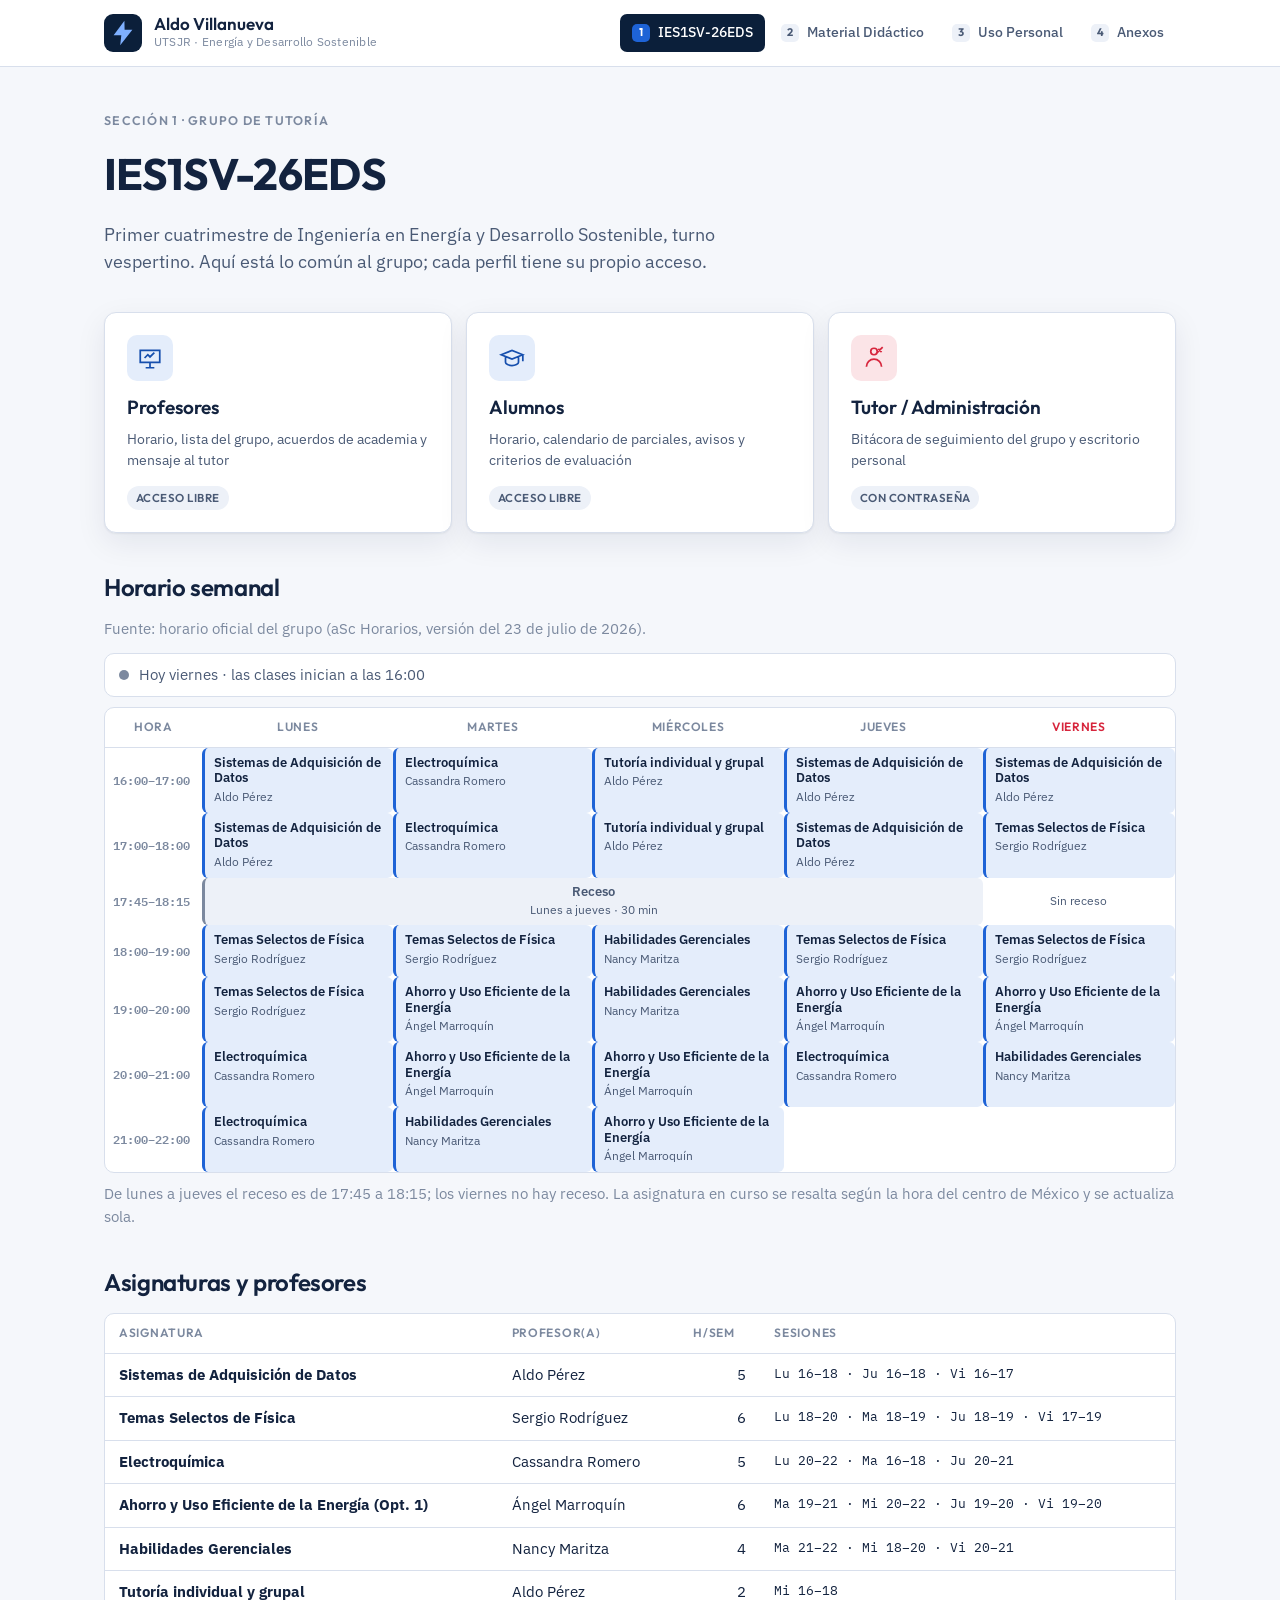
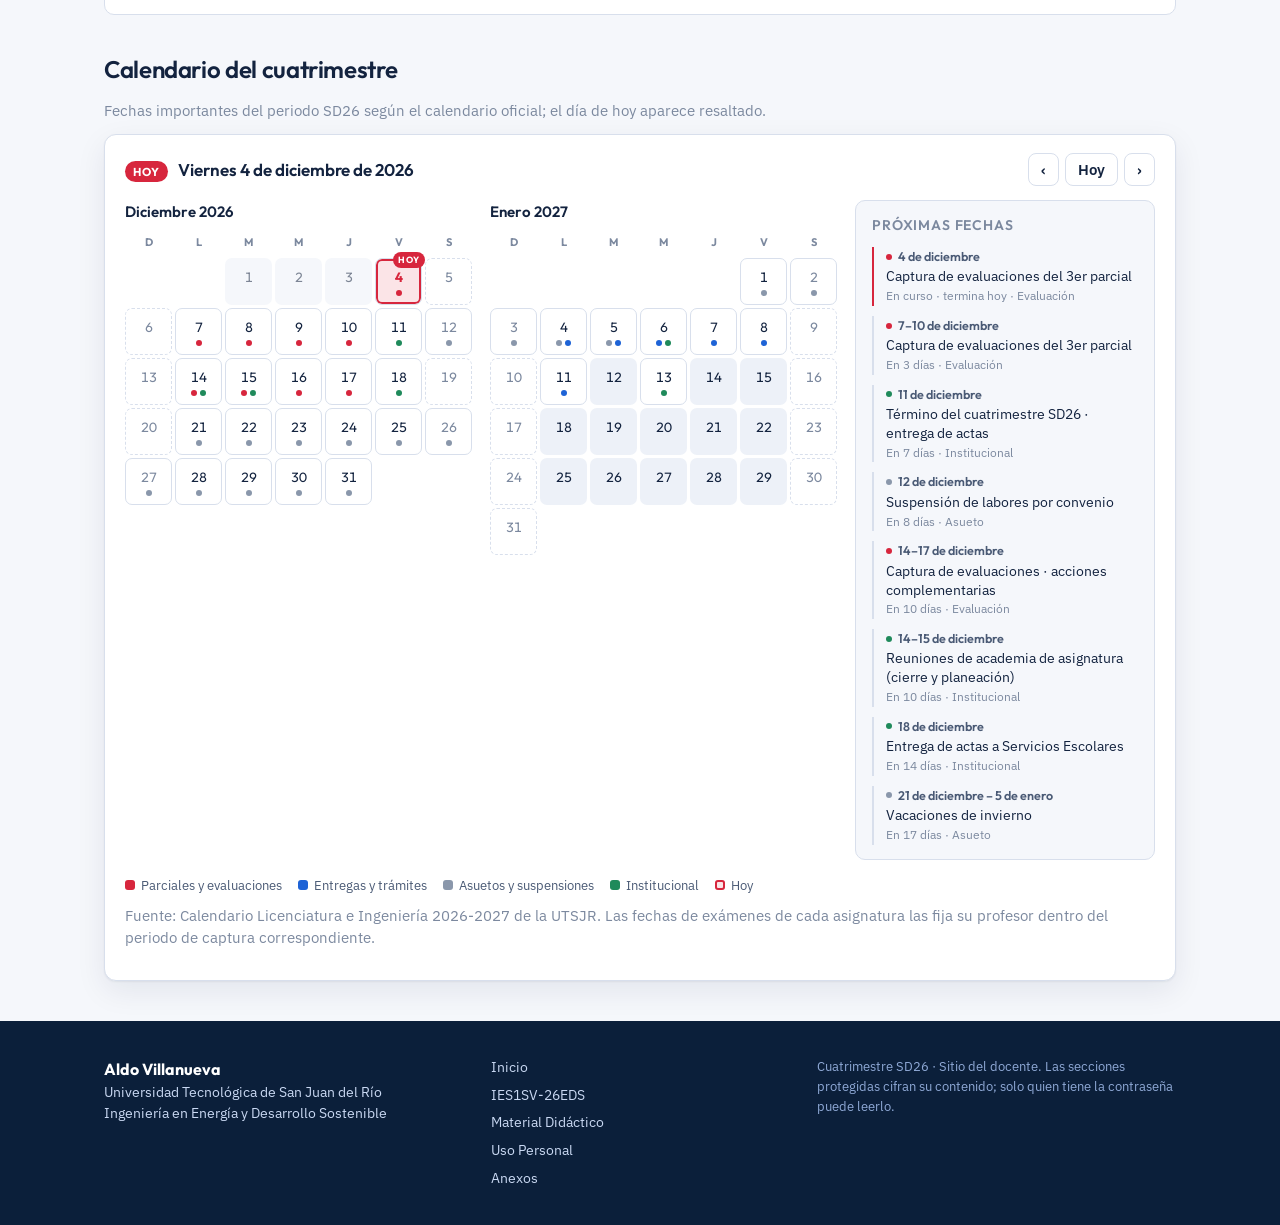
<file: ies1sv.html>
<!doctype html>
<html lang="es"><head><meta charset="utf-8"><meta name="viewport" content="width=device-width,initial-scale=1"><meta name="robots" content="noindex">
<title>IES1SV-26EDS · Aldo Villanueva</title><link rel="preconnect" href="https://fonts.googleapis.com"><link rel="stylesheet" href="https://fonts.googleapis.com/css2?family=Outfit:wght@400;500;600;700&family=IBM+Plex+Sans:ital,wght@0,400;0,500;0,600;1,400&family=IBM+Plex+Mono:wght@400;500&display=swap"><link rel="stylesheet" href="estilo.css?v=5"><style>:root{--green:#1F8A5B;--green-soft:#DFF3E8;--gray:#8A97AB;--gray-soft:#E9EDF3}/* Horario en vivo */
.now-banner{display:flex;align-items:center;gap:10px;background:var(--surface);border:1px solid var(--line);border-radius:10px;padding:10px 14px;margin-bottom:10px;font-size:14.5px;color:var(--ink-2)}
.now-banner .now-dot{width:10px;height:10px;border-radius:50%;background:var(--ink-3);flex:none}
.now-banner[data-state="on"]{border-color:var(--red);color:var(--ink)}
.now-banner[data-state="on"] .now-dot{background:var(--red);box-shadow:0 0 0 4px var(--red-soft);animation:pulse 1.6s infinite}
@keyframes pulse{0%,100%{box-shadow:0 0 0 3px var(--red-soft)}50%{box-shadow:0 0 0 7px var(--red-soft)}}
.sched.live thead th.today{color:var(--red)}
.sched td em.live{display:none;font-style:normal;font-family:var(--disp);font-size:10.5px;font-weight:700;letter-spacing:.06em;text-transform:uppercase;color:#fff;background:var(--red);padding:1px 6px;border-radius:999px;margin-top:5px}
.sched td.now{background:var(--red-soft)!important;border-left-color:var(--red)!important;box-shadow:inset 0 0 0 1px var(--red)}
.sched td.now em.live{display:inline-block}
.sched tr.receso th{color:var(--ink-3)}
.sched tr.receso td{height:auto;padding:6px 9px}
.sched tr.receso td[data-h="receso"]{background:var(--surface-2);border-left:3px solid var(--ink-3);border-radius:6px;text-align:center}
.sched tr.receso td[data-h="receso"] b{color:var(--ink-2)}
.sched tr.receso td.sinreceso{text-align:center;color:var(--ink-3);font-size:11.5px;padding-top:12px}
.sched-note{margin-top:10px}
@media (prefers-reduced-motion:reduce){.now-banner[data-state="on"] .now-dot{animation:none}}

/* Calendario */
.cal{background:var(--surface);border:1px solid var(--line);border-radius:12px;padding:18px 20px;box-shadow:var(--shadow)}
.cal-head{display:flex;justify-content:space-between;align-items:center;gap:12px;flex-wrap:wrap;margin-bottom:14px}
.cal-today{display:flex;align-items:baseline;gap:10px}
.cal-today-l{font-family:var(--disp);font-size:11.5px;font-weight:700;letter-spacing:.08em;text-transform:uppercase;color:#fff;background:var(--red);padding:2px 8px;border-radius:999px}
.cal-today b{font-family:var(--disp);font-size:17px;font-weight:600}
.cal-nav{display:flex;gap:6px}.cal-nav .btn{padding:6px 12px}
.cal-body{display:grid;grid-template-columns:1fr 1fr 300px;gap:18px;align-items:start}
.cal-months{display:contents}
.cal-mh{font-family:var(--disp);font-weight:600;font-size:15px;text-transform:capitalize;margin-bottom:8px;color:var(--ink)}
.cal-grid{display:grid;grid-template-columns:repeat(7,1fr);gap:3px}
.cal-dow{font-family:var(--disp);font-size:11px;font-weight:700;color:var(--ink-3);text-align:center;padding:2px 0 4px}
.cal-d{position:relative;aspect-ratio:1;border-radius:7px;display:flex;flex-direction:column;align-items:center;justify-content:center;gap:2px;font-family:var(--disp);font-size:13.5px;font-variant-numeric:tabular-nums;color:var(--ink);background:var(--surface-2)}
.cal-d.empty{background:transparent}
.cal-d.wknd{color:var(--ink-3);background:transparent;border:1px dashed var(--line)}
.cal-d.past{opacity:.55}
.cal-d.has{background:var(--surface);border:1px solid var(--line-2,var(--line));cursor:help}
.cal-d.has:hover,.cal-d.has:focus-visible{border-color:var(--blue);opacity:1}
.cal-d .marks{display:flex;gap:3px;height:6px}
.cal-d .marks i,.cal-legend i,.cal-list i{display:inline-block;width:6px;height:6px;border-radius:50%}
.cal-d.today{background:var(--red-soft);color:var(--red);font-weight:700;box-shadow:inset 0 0 0 2px var(--red);opacity:1}
.cal-d.today::after{content:"hoy";position:absolute;top:-7px;right:-4px;font-size:9px;font-weight:700;letter-spacing:.06em;text-transform:uppercase;background:var(--red);color:#fff;padding:1px 5px;border-radius:999px}
.c-eval{background:var(--red)}.c-tramite{background:var(--blue)}.c-asueto{background:var(--gray)}.c-inst{background:var(--green)}.c-hoy{background:var(--red-soft);box-shadow:inset 0 0 0 2px var(--red)}
.cal-side{background:var(--ground);border:1px solid var(--line);border-radius:10px;padding:14px 16px}
.cal-side h3{font-size:14px;letter-spacing:.06em;text-transform:uppercase;color:var(--ink-3);margin-bottom:10px}
.cal-list{list-style:none;margin:0;padding:0;display:flex;flex-direction:column;gap:10px}
.cal-list li{display:flex;flex-direction:column;gap:1px;padding-left:12px;border-left:2px solid var(--line)}
.cal-list li.now{border-left-color:var(--red)}
.cal-date{font-family:var(--disp);font-size:12.5px;font-weight:600;color:var(--ink-2);display:flex;align-items:center;gap:6px}
.cal-t{font-size:14px;line-height:1.35}
.cal-when{font-size:12px;color:var(--ink-3)}
.cal-legend{display:flex;gap:16px;flex-wrap:wrap;margin-top:16px;font-size:12.5px;color:var(--ink-2)}
.cal-legend span{display:inline-flex;align-items:center;gap:6px}
.cal-legend i{width:10px;height:10px;border-radius:3px}
@media (max-width:900px){.cal-body{grid-template-columns:1fr}.cal-months{display:grid;gap:18px}}

/* Mensaje rápido */
.msgbox{background:var(--surface);border:1px solid var(--line);border-radius:12px;padding:18px 20px;display:flex;flex-direction:column;gap:14px;box-shadow:var(--shadow)}
.msg-grid{display:grid;grid-template-columns:repeat(3,1fr);gap:12px}
.msgbox .f label{display:block;font-size:12.5px;font-weight:600;color:var(--ink-2);margin-bottom:5px}
.msgbox input,.msgbox select,.msgbox textarea{width:100%;border:1px solid var(--line);border-radius:8px;padding:9px 11px;font:inherit;font-size:15px;background:var(--surface);color:var(--ink)}
.msgbox textarea{min-height:110px;resize:vertical}
.msgbox input:focus,.msgbox select:focus,.msgbox textarea:focus{border-color:var(--blue);outline:0;box-shadow:0 0 0 3px var(--blue-soft)}
.lnk{border:0;background:none;color:var(--blue-ink);font:inherit;font-size:12.5px;font-weight:600;cursor:pointer;padding:0}
.chk-grid{display:grid;grid-template-columns:repeat(3,1fr);gap:4px 12px}
.msgbox .f label.chk{display:flex;align-items:center;gap:8px;font-size:13.5px;font-weight:400;color:var(--ink);padding:5px 8px;border-radius:6px;cursor:pointer;margin:0}
.chk:hover{background:var(--surface-2)}
.chk input{width:auto;accent-color:var(--blue)}
.msg-status{font-size:14px;color:var(--ink-2);align-self:center}
.msg-status.ok{color:var(--green);font-weight:600}.msg-status.err{color:var(--red)}
.small{font-size:13px}
@media (max-width:800px){.msg-grid,.chk-grid{grid-template-columns:1fr}}
</style></head>
<body class=""><header class="nav"><div class="wrap nav-in">
 <a class="logo" href="index.html"><span class="logo-mark"><svg viewBox="0 0 32 32" width="30" height="30" aria-hidden="true"><path d="M17.5 3 6 18.5h8.2L13 29l13-16.5h-8.3z" fill="currentColor"/></svg></span><span><b>Aldo Villanueva</b><small>UTSJR · Energía y Desarrollo Sostenible</small></span></a>
 <nav class="menu" aria-label="Secciones">
  <a href="ies1sv.html" class="on"><i>1</i>IES1SV-26EDS</a>
  <a href="material.html" ><i>2</i>Material Didáctico</a>
  <a href="personal.html" ><i>3</i>Uso Personal</a>
  <a href="anexos.html" ><i>4</i>Anexos</a>
 </nav></div></header>
<main>
<section class="ph wrap"><p class="eyebrow">Sección 1 · Grupo de tutoría</p><h1>IES1SV-26EDS</h1><p class="lead">Primer cuatrimestre de Ingeniería en Energía y Desarrollo Sostenible, turno vespertino. Aquí está lo común al grupo; cada perfil tiene su propio acceso.</p></section>
<section class="wrap access">
 <a class="acc" href="profesores.html"><span class="acc-ico"><svg viewBox="0 0 24 24" width="26" height="26"><path fill="none" stroke="currentColor" stroke-width="1.6" d="M3 5h18v11H3zM8 21h8M12 16v5M7 12l3-3 2 2 4-4"/></svg></span><b>Profesores</b><small>Horario, lista del grupo, acuerdos de academia y mensaje al tutor</small><span class="pill open">Acceso libre</span></a>
 <a class="acc" href="alumnos.html"><span class="acc-ico"><svg viewBox="0 0 24 24" width="26" height="26"><path fill="none" stroke="currentColor" stroke-width="1.6" d="M2 9l10-4 10 4-10 4zM6 11v5c0 1.5 3 3 6 3s6-1.5 6-3v-5M22 9v6"/></svg></span><b>Alumnos</b><small>Horario, calendario de parciales, avisos y criterios de evaluación</small><span class="pill open">Acceso libre</span></a>
 <a class="acc admin" href="personal.html"><span class="acc-ico"><svg viewBox="0 0 24 24" width="26" height="26"><path fill="none" stroke="currentColor" stroke-width="1.6" d="M12 3a3 3 0 1 1 0 6 3 3 0 0 1 0-6ZM5 20a7 7 0 0 1 14 0M16 3.5l3 3M14 8l6-6"/></svg></span><b>Tutor / Administración</b><small>Bitácora de seguimiento del grupo y escritorio personal</small><span class="pill">Con contraseña</span></a>
</section>
<section class="wrap" id="horario"><h2>Horario semanal</h2><p class="muted">Fuente: horario oficial del grupo (aSc Horarios, versión del 23 de julio de 2026).</p><div class="now-banner" id="hor-ies-now"><span class="now-dot"></span><span class="now-txt">Consultando la hora…</span></div>
<div class="sched-wrap"><table class="sched live" id="hor-ies"><thead><tr><th>Hora</th><th data-d="Lu">Lunes</th><th data-d="Ma">Martes</th><th data-d="Mi">Miércoles</th><th data-d="Ju">Jueves</th><th data-d="Vi">Viernes</th></tr></thead><tbody><tr><th>16:00–17:00</th><td data-d="Lu" data-h="16"><b>Sistemas de Adquisición de Datos</b><span>Aldo Pérez</span><em class="live">En curso</em></td><td data-d="Ma" data-h="16"><b>Electroquímica</b><span>Cassandra Romero</span><em class="live">En curso</em></td><td data-d="Mi" data-h="16"><b>Tutoría individual y grupal</b><span>Aldo Pérez</span><em class="live">En curso</em></td><td data-d="Ju" data-h="16"><b>Sistemas de Adquisición de Datos</b><span>Aldo Pérez</span><em class="live">En curso</em></td><td data-d="Vi" data-h="16"><b>Sistemas de Adquisición de Datos</b><span>Aldo Pérez</span><em class="live">En curso</em></td></tr><tr><th>17:00–18:00</th><td data-d="Lu" data-h="17"><b>Sistemas de Adquisición de Datos</b><span>Aldo Pérez</span><em class="live">En curso</em></td><td data-d="Ma" data-h="17"><b>Electroquímica</b><span>Cassandra Romero</span><em class="live">En curso</em></td><td data-d="Mi" data-h="17"><b>Tutoría individual y grupal</b><span>Aldo Pérez</span><em class="live">En curso</em></td><td data-d="Ju" data-h="17"><b>Sistemas de Adquisición de Datos</b><span>Aldo Pérez</span><em class="live">En curso</em></td><td data-d="Vi" data-h="17"><b>Temas Selectos de Física</b><span>Sergio Rodríguez</span><em class="live">En curso</em></td></tr><tr class="receso"><th>17:45–18:15</th><td colspan="4" data-d="LuMaMiJu" data-h="receso"><b>Receso</b><span>Lunes a jueves · 30 min</span><em class="live">En curso</em></td><td class="free sinreceso"><span>Sin receso</span></td></tr><tr><th>18:00–19:00</th><td data-d="Lu" data-h="18"><b>Temas Selectos de Física</b><span>Sergio Rodríguez</span><em class="live">En curso</em></td><td data-d="Ma" data-h="18"><b>Temas Selectos de Física</b><span>Sergio Rodríguez</span><em class="live">En curso</em></td><td data-d="Mi" data-h="18"><b>Habilidades Gerenciales</b><span>Nancy Maritza</span><em class="live">En curso</em></td><td data-d="Ju" data-h="18"><b>Temas Selectos de Física</b><span>Sergio Rodríguez</span><em class="live">En curso</em></td><td data-d="Vi" data-h="18"><b>Temas Selectos de Física</b><span>Sergio Rodríguez</span><em class="live">En curso</em></td></tr><tr><th>19:00–20:00</th><td data-d="Lu" data-h="19"><b>Temas Selectos de Física</b><span>Sergio Rodríguez</span><em class="live">En curso</em></td><td data-d="Ma" data-h="19"><b>Ahorro y Uso Eficiente de la Energía</b><span>Ángel Marroquín</span><em class="live">En curso</em></td><td data-d="Mi" data-h="19"><b>Habilidades Gerenciales</b><span>Nancy Maritza</span><em class="live">En curso</em></td><td data-d="Ju" data-h="19"><b>Ahorro y Uso Eficiente de la Energía</b><span>Ángel Marroquín</span><em class="live">En curso</em></td><td data-d="Vi" data-h="19"><b>Ahorro y Uso Eficiente de la Energía</b><span>Ángel Marroquín</span><em class="live">En curso</em></td></tr><tr><th>20:00–21:00</th><td data-d="Lu" data-h="20"><b>Electroquímica</b><span>Cassandra Romero</span><em class="live">En curso</em></td><td data-d="Ma" data-h="20"><b>Ahorro y Uso Eficiente de la Energía</b><span>Ángel Marroquín</span><em class="live">En curso</em></td><td data-d="Mi" data-h="20"><b>Ahorro y Uso Eficiente de la Energía</b><span>Ángel Marroquín</span><em class="live">En curso</em></td><td data-d="Ju" data-h="20"><b>Electroquímica</b><span>Cassandra Romero</span><em class="live">En curso</em></td><td data-d="Vi" data-h="20"><b>Habilidades Gerenciales</b><span>Nancy Maritza</span><em class="live">En curso</em></td></tr><tr><th>21:00–22:00</th><td data-d="Lu" data-h="21"><b>Electroquímica</b><span>Cassandra Romero</span><em class="live">En curso</em></td><td data-d="Ma" data-h="21"><b>Habilidades Gerenciales</b><span>Nancy Maritza</span><em class="live">En curso</em></td><td data-d="Mi" data-h="21"><b>Ahorro y Uso Eficiente de la Energía</b><span>Ángel Marroquín</span><em class="live">En curso</em></td><td class="free" data-d="Ju" data-h="21"></td><td class="free" data-d="Vi" data-h="21"></td></tr></tbody></table></div>
<p class="muted sched-note">De lunes a jueves el receso es de 17:45 a 18:15; los viernes no hay receso. La asignatura en curso se resalta según la hora del centro de México y se actualiza sola.</p>
<script>(function(){
 const T=document.getElementById('hor-ies'),B=document.getElementById('hor-ies-now');if(!T||!B)return;
 const DAYS=['Lu','Ma','Mi','Ju','Vi'],DN={Lu:'lunes',Ma:'martes',Mi:'miércoles',Ju:'jueves',Vi:'viernes'};
 function nowMX(){const q=new URLSearchParams(location.search).get('hora');if(q){const m=q.match(/^(Lu|Ma|Mi|Ju|Vi)-(\d{1,2}):(\d{2})$/i);if(m)return {d:m[1][0].toUpperCase()+m[1][1].toLowerCase(),min:+m[2]*60+ +m[3]}}
  const parts=new Intl.DateTimeFormat('es-MX',{timeZone:'America/Mexico_City',weekday:'short',hour:'2-digit',minute:'2-digit',hour12:false}).formatToParts(new Date());
  const g=k=>(parts.find(p=>p.type===k)||{}).value||'';const wd=g('weekday').toLowerCase().slice(0,2);const map={lu:'Lu',ma:'Ma',mi:'Mi',ju:'Ju',vi:'Vi'};return {d:map[wd]||null,min:(+g('hour')%24)*60+ +g('minute')}}
 function fmt(min){return String(Math.floor(min/60)).padStart(2,'0')+':'+String(min%60).padStart(2,'0')}
 function tick(){
  T.querySelectorAll('.now').forEach(e=>e.classList.remove('now'));T.querySelectorAll('th.today').forEach(e=>e.classList.remove('today'));
  const {d,min}=nowMX();let txt='',state='off';
  if(d){T.querySelector('thead th[data-d="'+d+'"]').classList.add('today');
   const recess=d!=='Vi'&&min>=17*60+45&&min<18*60+15;
   if(recess){T.querySelector('tr.receso td[data-h="receso"]').classList.add('now');txt='Receso · termina a las 18:15';state='on'}
   else{const h=Math.floor(min/60);const td=T.querySelector('td[data-d="'+d+'"][data-h="'+h+'"]');
    if(td&&!td.classList.contains('free')){td.classList.add('now');const name=td.querySelector('b').textContent,prof=td.querySelector('span').textContent;
     // la clase dura mientras la misma materia ocupe bloques consecutivos
     let hh=h;while(true){const nx=T.querySelector('td[data-d="'+d+'"][data-h="'+(hh+1)+'"]');if(nx&&!nx.classList.contains('free')&&nx.querySelector('b').textContent===name)hh++;else break}
     let end=(hh+1)*60,suf='';
     if(d!=='Vi'&&h<=17&&hh>=17){end=17*60+45;suf=' (receso)'}
     txt='Ahora: '+name+' · '+prof+' · hasta las '+fmt(end)+suf;state='on'}
    else if(min<16*60){txt='Hoy '+DN[d]+' · las clases inician a las 16:00';}
    else if(min>=22*60){txt='Las clases de hoy terminaron';}
    else{const next=[...T.querySelectorAll('td[data-d="'+d+'"]:not(.free)')].map(x=>+x.dataset.h).filter(x=>x>h).sort((a,b)=>a-b)[0];txt=next?'Hora libre · siguiente clase a las '+next+':00':'Sin clases el resto del día'}}}
  else txt='Fin de semana · sin clases';
  B.querySelector('.now-txt').textContent=txt;B.dataset.state=state}
 tick();setInterval(tick,30000);
})();</script></section>
<section class="wrap"><h2>Asignaturas y profesores</h2><div class="tw"><table class="tbl"><thead><tr><th>Asignatura</th><th>Profesor(a)</th><th class="n">h/sem</th><th>Sesiones</th></tr></thead><tbody><tr><td><b>Sistemas de Adquisición de Datos</b></td><td>Aldo Pérez</td><td class="n">5</td><td class="mono">Lu 16–18 · Ju 16–18 · Vi 16–17</td></tr><tr><td><b>Temas Selectos de Física</b></td><td>Sergio Rodríguez</td><td class="n">6</td><td class="mono">Lu 18–20 · Ma 18–19 · Ju 18–19 · Vi 17–19</td></tr><tr><td><b>Electroquímica</b></td><td>Cassandra Romero</td><td class="n">5</td><td class="mono">Lu 20–22 · Ma 16–18 · Ju 20–21</td></tr><tr><td><b>Ahorro y Uso Eficiente de la Energía (Opt. 1)</b></td><td>Ángel Marroquín</td><td class="n">6</td><td class="mono">Ma 19–21 · Mi 20–22 · Ju 19–20 · Vi 19–20</td></tr><tr><td><b>Habilidades Gerenciales</b></td><td>Nancy Maritza</td><td class="n">4</td><td class="mono">Ma 21–22 · Mi 18–20 · Vi 20–21</td></tr><tr><td><b>Tutoría individual y grupal</b></td><td>Aldo Pérez</td><td class="n">2</td><td class="mono">Mi 16–18</td></tr></tbody></table></div></section>
<section class="wrap" id="calendario"><h2>Calendario del cuatrimestre</h2><p class="muted">Fechas importantes del periodo SD26 según el calendario oficial; el día de hoy aparece resaltado.</p>
<div class="cal" id="cal-ies">
 <div class="cal-head">
  <div class="cal-today" id="cal-ies-today"><span class="cal-today-l">Hoy</span><b id="cal-ies-today-d">—</b></div>
  <div class="cal-nav"><button type="button" class="btn" id="cal-ies-prev" aria-label="Meses anteriores">‹</button><button type="button" class="btn" id="cal-ies-home">Hoy</button><button type="button" class="btn" id="cal-ies-next" aria-label="Meses siguientes">›</button></div>
 </div>
 <div class="cal-body">
  <div class="cal-months" id="cal-ies-months"></div>
  <aside class="cal-side"><h3>Próximas fechas</h3><ol class="cal-list" id="cal-ies-list"></ol></aside>
 </div>
 <div class="cal-legend"><span><i class="c-eval"></i>Parciales y evaluaciones</span><span><i class="c-tramite"></i>Entregas y trámites</span><span><i class="c-asueto"></i>Asuetos y suspensiones</span><span><i class="c-inst"></i>Institucional</span><span><i class="c-hoy"></i>Hoy</span></div>
 <p class="muted sched-note">Fuente: Calendario Licenciatura e Ingeniería 2026-2027 de la UTSJR. Las fechas de exámenes de cada asignatura las fija su profesor dentro del periodo de captura correspondiente.</p>
</div>
<script>(function(){
 const EV=[{"s":"2026-09-01","t":"Inicio del cuatrimestre SD26","c":"inst"},{"s":"2026-09-01","e":"2026-09-04","t":"Captura de evaluaciones · acciones especiales de regularización","c":"eval"},{"s":"2026-09-07","e":"2026-09-08","t":"Captura de evaluaciones · acciones especiales de regularización","c":"eval"},{"s":"2026-09-08","t":"Entrega de actas a Servicios Escolares","c":"inst"},{"s":"2026-09-09","e":"2026-09-11","t":"Captura de evaluaciones · acciones de última asignatura","c":"eval"},{"s":"2026-09-14","e":"2026-09-15","t":"Captura de evaluaciones · acciones de última asignatura","c":"eval"},{"s":"2026-09-16","t":"Suspensión de labores · Independencia de México","c":"asueto"},{"s":"2026-09-17","t":"Entrega de actas a Servicios Escolares","c":"inst"},{"s":"2026-09-28","e":"2026-10-02","t":"Captura de evaluaciones del 1er parcial","c":"eval"},{"s":"2026-10-01","t":"Límite para retroalimentación de calificaciones a estudiantes (1er parcial)","c":"tramite"},{"s":"2026-11-01","e":"2026-11-02","t":"Suspensión de labores por convenio · Día de Muertos","c":"asueto"},{"s":"2026-11-03","e":"2026-11-05","t":"Captura de evaluaciones del 2do parcial","c":"eval"},{"s":"2026-11-06","t":"Límite para retroalimentación de calificaciones a estudiantes (2do parcial)","c":"tramite"},{"s":"2026-11-09","t":"Captura de evaluaciones del 2do parcial","c":"eval"},{"s":"2026-11-16","t":"Suspensión de labores · Revolución Mexicana","c":"asueto"},{"s":"2026-11-23","e":"2026-11-26","t":"Evaluación de egreso Ingeniería / Licenciatura","c":"inst"},{"s":"2026-11-26","t":"Fecha límite para solicitar baja del cuatrimestre","c":"tramite"},{"s":"2026-12-04","t":"Captura de evaluaciones del 3er parcial","c":"eval"},{"s":"2026-12-07","e":"2026-12-10","t":"Captura de evaluaciones del 3er parcial","c":"eval"},{"s":"2026-12-11","t":"Término del cuatrimestre SD26 · entrega de actas","c":"inst"},{"s":"2026-12-12","t":"Suspensión de labores por convenio","c":"asueto"},{"s":"2026-12-14","e":"2026-12-17","t":"Captura de evaluaciones · acciones complementarias","c":"eval"},{"s":"2026-12-14","e":"2026-12-15","t":"Reuniones de academia de asignatura (cierre y planeación)","c":"inst"},{"s":"2026-12-18","t":"Entrega de actas a Servicios Escolares","c":"inst"},{"s":"2026-12-21","e":"2027-01-05","t":"Vacaciones de invierno","c":"asueto"},{"s":"2027-01-04","e":"2027-01-08","t":"Reinscripción de estudiantes regulares","c":"tramite"},{"s":"2027-01-06","t":"Inicio del siguiente cuatrimestre","c":"inst"},{"s":"2027-01-11","t":"Reinscripción de estudiantes regularizados","c":"tramite"},{"s":"2027-01-13","t":"Entrega de actas a Servicios Escolares","c":"inst"}];
 const R=document.getElementById('cal-ies');if(!R)return;
 const MES=['enero','febrero','marzo','abril','mayo','junio','julio','agosto','septiembre','octubre','noviembre','diciembre'],DS=['D','L','M','M','J','V','S'],DL=['domingo','lunes','martes','miércoles','jueves','viernes','sábado'];
 const CN={eval:'Evaluación',tramite:'Trámite',asueto:'Asueto',inst:'Institucional'};
 const pad=n=>String(n).padStart(2,'0');const iso=(y,m,d)=>y+'-'+pad(m+1)+'-'+pad(d);
 function todayMX(){const q=new URLSearchParams(location.search).get('fecha');if(q&&/^\d{4}-\d{2}-\d{2}$/.test(q))return q;
  const p=new Intl.DateTimeFormat('en-CA',{timeZone:'America/Mexico_City',year:'numeric',month:'2-digit',day:'2-digit'}).format(new Date());return p}
 const TODAY=todayMX();const [ty,tm,td]=TODAY.split('-').map(Number);
 const toDate=s=>{const [y,m,d]=s.split('-').map(Number);return new Date(Date.UTC(y,m-1,d))};
 const days=(a,b)=>Math.round((toDate(b)-toDate(a))/86400000);
 EV.forEach(e=>{e.e=e.e||e.s});
 const evOn=d=>EV.filter(e=>e.s<=d&&d<=e.e);
 let vy=ty,vm=tm-1; // mes visible (0-11)
 function fmtRange(e){const a=toDate(e.s),b=toDate(e.e);const f=(x,withM)=>x.getUTCDate()+(withM?' de '+MES[x.getUTCMonth()]:'');
  if(e.s===e.e)return f(a,true);if(a.getUTCMonth()===b.getUTCMonth())return f(a,false)+'–'+f(b,true);return f(a,true)+' – '+f(b,true)}
 function month(y,m){const first=new Date(Date.UTC(y,m,1)).getUTCDay(),n=new Date(Date.UTC(y,m+1,0)).getUTCDate();
  let h='<div class="cal-m"><div class="cal-mh">'+MES[m]+' '+y+'</div><div class="cal-grid">'+DS.map(d=>'<div class="cal-dow">'+d+'</div>').join('');
  for(let i=0;i<first;i++)h+='<div class="cal-d empty"></div>';
  for(let d=1;d<=n;d++){const k=iso(y,m,d),ev=evOn(k),dow=(first+d-1)%7;const cls=['cal-d'];if(k===TODAY)cls.push('today');if(dow===0||dow===6)cls.push('wknd');if(k<TODAY)cls.push('past');
   const cats=[...new Set(ev.map(e=>e.c))];if(cats.length)cls.push('has');
   h+='<div class="'+cls.join(' ')+'" '+(ev.length?'title="'+ev.map(e=>e.t).join(' · ').replace(/"/g,'&quot;')+'" tabindex="0"':'')+'><span class="n">'+d+'</span><span class="marks">'+cats.map(c=>'<i class="c-'+c+'"></i>').join('')+'</span></div>'}
  return h+'</div></div>'}
 function render(){
  const dl=DL[toDate(TODAY).getUTCDay()];document.getElementById('cal-ies-today-d').textContent=dl[0].toUpperCase()+dl.slice(1)+' '+td+' de '+MES[tm-1]+' de '+ty;
  let y2=vy,m2=vm+1;if(m2>11){m2=0;y2++}
  document.getElementById('cal-ies-months').innerHTML=month(vy,vm)+month(y2,m2);
  const up=EV.filter(e=>e.e>=TODAY).sort((a,b)=>a.s<b.s?-1:a.s>b.s?1:0).slice(0,8);
  document.getElementById('cal-ies-list').innerHTML=up.map(e=>{let when;const d=days(TODAY,e.s);
   if(e.s<=TODAY)when='En curso · termina '+(e.e===TODAY?'hoy':'el '+toDate(e.e).getUTCDate()+' de '+MES[toDate(e.e).getUTCMonth()]);else if(d===1)when='Mañana';else when='En '+d+' días';
   return '<li class="'+(e.s<=TODAY?'now':'')+'"><span class="cal-date"><i class="c-'+e.c+'"></i>'+fmtRange(e)+'</span><span class="cal-t">'+e.t+'</span><span class="cal-when">'+when+' · '+CN[e.c]+'</span></li>'}).join('')||'<li><span class="cal-t">No hay más fechas registradas.</span></li>';
 }
 document.getElementById('cal-ies-prev').onclick=()=>{vm--;if(vm<0){vm=11;vy--}render()};
 document.getElementById('cal-ies-next').onclick=()=>{vm++;if(vm>11){vm=0;vy++}render()};
 document.getElementById('cal-ies-home').onclick=()=>{vy=ty;vm=tm-1;render()};
 render();
})();</script></section></main>
<footer class="foot"><div class="wrap foot-in"><div><b>Aldo Villanueva</b><br>Universidad Tecnológica de San Juan del Río<br>Ingeniería en Energía y Desarrollo Sostenible</div><div class="foot-links"><a href="index.html">Inicio</a><a href="ies1sv.html">IES1SV-26EDS</a><a href="material.html">Material Didáctico</a><a href="personal.html">Uso Personal</a><a href="anexos.html">Anexos</a></div><div class="foot-note">Cuatrimestre SD26 · Sitio del docente. Las secciones protegidas cifran su contenido; solo quien tiene la contraseña puede leerlo.</div></div></footer></body></html>
</file>
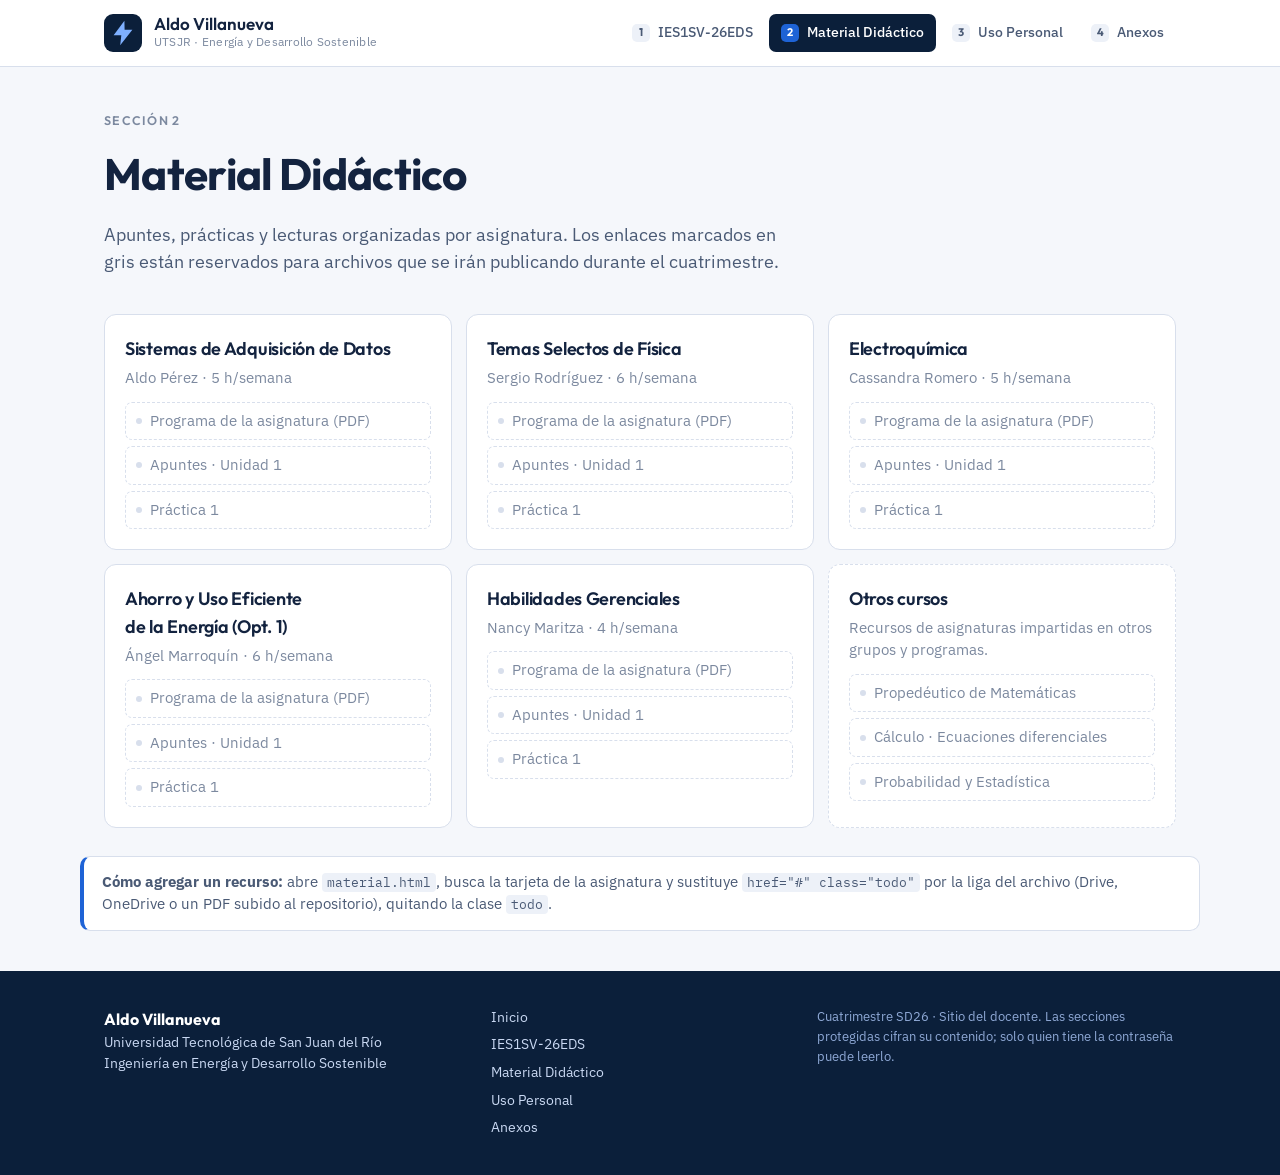
<file: material.html>
<!doctype html>
<html lang="es"><head><meta charset="utf-8"><meta name="viewport" content="width=device-width,initial-scale=1"><meta name="robots" content="noindex">
<title>Material Didáctico · Aldo Villanueva</title><link rel="preconnect" href="https://fonts.googleapis.com"><link rel="stylesheet" href="https://fonts.googleapis.com/css2?family=Outfit:wght@400;500;600;700&family=IBM+Plex+Sans:ital,wght@0,400;0,500;0,600;1,400&family=IBM+Plex+Mono:wght@400;500&display=swap"><link rel="stylesheet" href="estilo.css?v=4"></head>
<body class=""><header class="nav"><div class="wrap nav-in">
 <a class="logo" href="index.html"><span class="logo-mark"><svg viewBox="0 0 32 32" width="30" height="30" aria-hidden="true"><path d="M17.5 3 6 18.5h8.2L13 29l13-16.5h-8.3z" fill="currentColor"/></svg></span><span><b>Aldo Villanueva</b><small>UTSJR · Energía y Desarrollo Sostenible</small></span></a>
 <nav class="menu" aria-label="Secciones">
  <a href="ies1sv.html" ><i>1</i>IES1SV-26EDS</a>
  <a href="material.html" class="on"><i>2</i>Material Didáctico</a>
  <a href="personal.html" ><i>3</i>Uso Personal</a>
  <a href="anexos.html" ><i>4</i>Anexos</a>
 </nav></div></header>
<main>
<section class="ph wrap"><p class="eyebrow">Sección 2</p><h1>Material Didáctico</h1><p class="lead">Apuntes, prácticas y lecturas organizadas por asignatura. Los enlaces marcados en gris están reservados para archivos que se irán publicando durante el cuatrimestre.</p></section>
<section class="wrap grid3"><article class="rc"><h3>Sistemas de Adquisición de Datos</h3><p class="muted">Aldo Pérez · 5 h/semana</p><ul class="res"><li><a href="#" class="todo">Programa de la asignatura (PDF)</a></li><li><a href="#" class="todo">Apuntes · Unidad 1</a></li><li><a href="#" class="todo">Práctica 1</a></li></ul></article><article class="rc"><h3>Temas Selectos de Física</h3><p class="muted">Sergio Rodríguez · 6 h/semana</p><ul class="res"><li><a href="#" class="todo">Programa de la asignatura (PDF)</a></li><li><a href="#" class="todo">Apuntes · Unidad 1</a></li><li><a href="#" class="todo">Práctica 1</a></li></ul></article><article class="rc"><h3>Electroquímica</h3><p class="muted">Cassandra Romero · 5 h/semana</p><ul class="res"><li><a href="#" class="todo">Programa de la asignatura (PDF)</a></li><li><a href="#" class="todo">Apuntes · Unidad 1</a></li><li><a href="#" class="todo">Práctica 1</a></li></ul></article><article class="rc"><h3>Ahorro y Uso Eficiente de la Energía (Opt. 1)</h3><p class="muted">Ángel Marroquín · 6 h/semana</p><ul class="res"><li><a href="#" class="todo">Programa de la asignatura (PDF)</a></li><li><a href="#" class="todo">Apuntes · Unidad 1</a></li><li><a href="#" class="todo">Práctica 1</a></li></ul></article><article class="rc"><h3>Habilidades Gerenciales</h3><p class="muted">Nancy Maritza · 4 h/semana</p><ul class="res"><li><a href="#" class="todo">Programa de la asignatura (PDF)</a></li><li><a href="#" class="todo">Apuntes · Unidad 1</a></li><li><a href="#" class="todo">Práctica 1</a></li></ul></article>
 <article class="rc alt"><h3>Otros cursos</h3><p class="muted">Recursos de asignaturas impartidas en otros grupos y programas.</p><ul class="res"><li><a href="#" class="todo">Propedéutico de Matemáticas</a></li><li><a href="#" class="todo">Cálculo · Ecuaciones diferenciales</a></li><li><a href="#" class="todo">Probabilidad y Estadística</a></li></ul></article>
</section>
<section class="wrap note"><b>Cómo agregar un recurso:</b> abre <code>material.html</code>, busca la tarjeta de la asignatura y sustituye <code>href="#" class="todo"</code> por la liga del archivo (Drive, OneDrive o un PDF subido al repositorio), quitando la clase <code>todo</code>.</section></main>
<footer class="foot"><div class="wrap foot-in"><div><b>Aldo Villanueva</b><br>Universidad Tecnológica de San Juan del Río<br>Ingeniería en Energía y Desarrollo Sostenible</div><div class="foot-links"><a href="index.html">Inicio</a><a href="ies1sv.html">IES1SV-26EDS</a><a href="material.html">Material Didáctico</a><a href="personal.html">Uso Personal</a><a href="anexos.html">Anexos</a></div><div class="foot-note">Cuatrimestre SD26 · Sitio del docente. Las secciones protegidas cifran su contenido; solo quien tiene la contraseña puede leerlo.</div></div></footer></body></html>
</file>
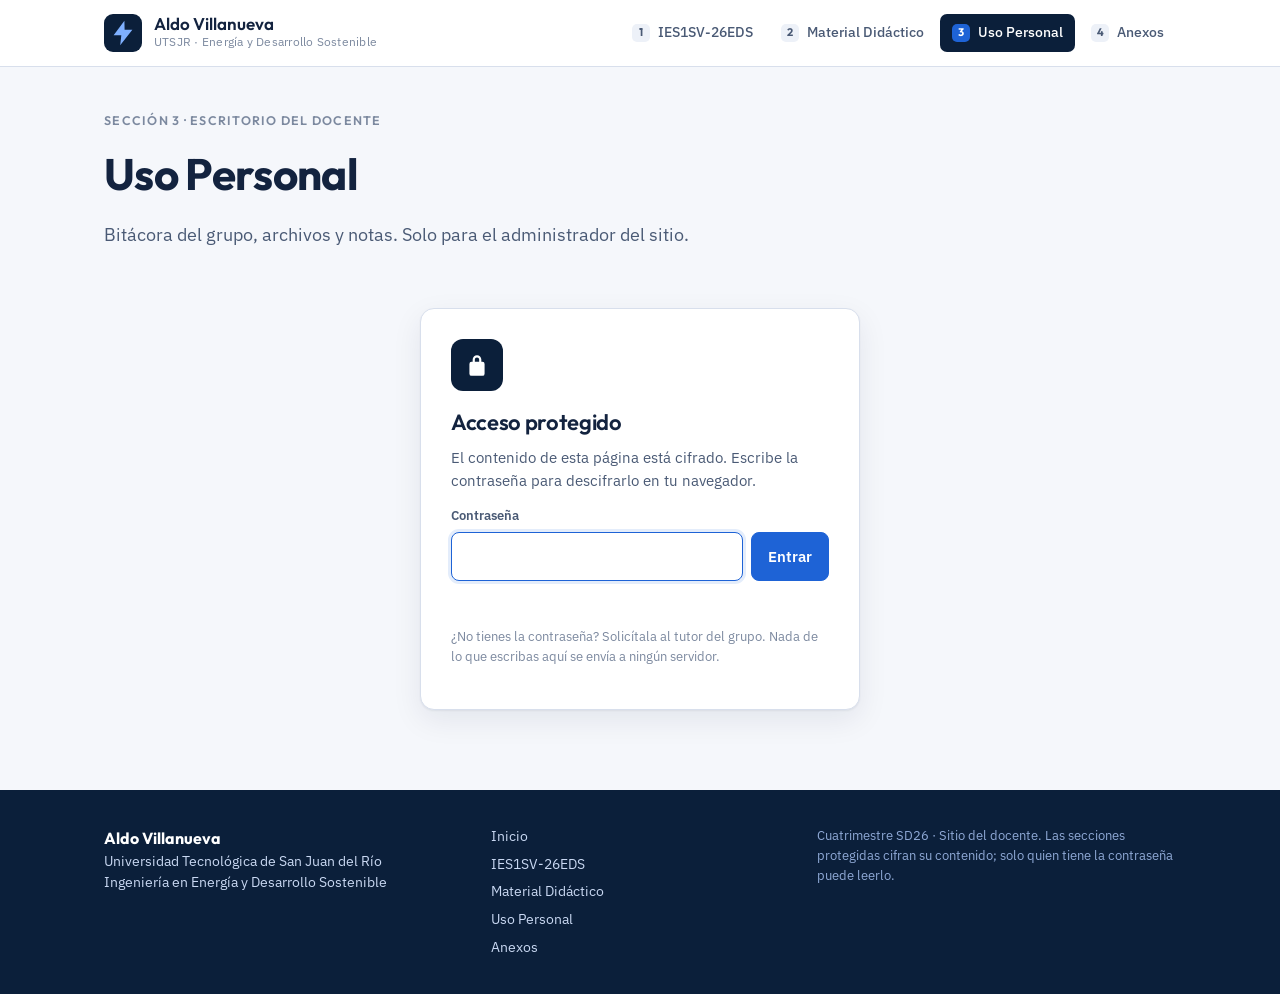
<file: personal.html>
<!doctype html>
<html lang="es"><head><meta charset="utf-8"><meta name="viewport" content="width=device-width,initial-scale=1"><meta name="robots" content="noindex">
<title>Uso Personal · Aldo Villanueva</title><link rel="preconnect" href="https://fonts.googleapis.com"><link rel="stylesheet" href="https://fonts.googleapis.com/css2?family=Outfit:wght@400;500;600;700&family=IBM+Plex+Sans:ital,wght@0,400;0,500;0,600;1,400&family=IBM+Plex+Mono:wght@400;500&display=swap"><link rel="stylesheet" href="estilo.css?v=4"></head>
<body class=""><header class="nav"><div class="wrap nav-in">
 <a class="logo" href="index.html"><span class="logo-mark"><svg viewBox="0 0 32 32" width="30" height="30" aria-hidden="true"><path d="M17.5 3 6 18.5h8.2L13 29l13-16.5h-8.3z" fill="currentColor"/></svg></span><span><b>Aldo Villanueva</b><small>UTSJR · Energía y Desarrollo Sostenible</small></span></a>
 <nav class="menu" aria-label="Secciones">
  <a href="ies1sv.html" ><i>1</i>IES1SV-26EDS</a>
  <a href="material.html" ><i>2</i>Material Didáctico</a>
  <a href="personal.html" class="on"><i>3</i>Uso Personal</a>
  <a href="anexos.html" ><i>4</i>Anexos</a>
 </nav></div></header>
<main><section class="ph wrap"><p class="eyebrow">Sección 3 · Escritorio del docente</p><h1>Uso Personal</h1><p class="lead">Bitácora del grupo, archivos y notas. Solo para el administrador del sitio.</p></section>
<section class="wrap">
 <div class="gate" id="gate">
  <div class="lockico"><svg viewBox="0 0 24 24" width="26" height="26"><path fill="currentColor" d="M17 9h-1V7a4 4 0 0 0-8 0v2H7a2 2 0 0 0-2 2v9a2 2 0 0 0 2 2h10a2 2 0 0 0 2-2v-9a2 2 0 0 0-2-2m-7-2a2 2 0 0 1 4 0v2h-4Z"/></svg></div>
  <h2>Acceso protegido</h2>
  <p>El contenido de esta página está cifrado. Escribe la contraseña para descifrarlo en tu navegador.</p>
  <form id="gate-form" autocomplete="off">
   <label for="pw">Contraseña</label>
   <div class="row"><input id="pw" type="password" required autocomplete="current-password" autofocus><button class="btn pri" type="submit" id="pw-btn">Entrar</button></div>
   <div class="err" id="err" role="alert"></div>
  </form>
  <p class="help">¿No tienes la contraseña? Solicítala al tutor del grupo. Nada de lo que escribas aquí se envía a ningún servidor.</p>
 </div>
 <div id="unlocked" hidden>
  <div class="unlocked-bar"><span>Sesión abierta en <b>Uso Personal</b> · el contenido se descifró en este navegador.</span><button class="btn" type="button" id="logout">Cerrar sesión</button></div>
  <div class="content" id="content"></div>
 </div>
</section>
<script type="application/json" id="payload">{"salt":"VWHXam/dxD6DCl4myT90dg==","iv":"6SXMFSQBde8CnPbh","data":"1HfinTifUzdSP8Ldka6RmTnGqBg7tmgxGzysl2mIRebBWwWMPFfNnfXdbK0DJ5hSCIZmGKkhP2uS10U6/[base64]/by99NOYHZkK25/2EWorD0LZ3pTW/8xD53X0qFkOtYxbLgqUK4xjNCAnvpPB4KV1V7MlCibo9+lDJudCyEqzgH7iC2is5mVuGx2PSM7lDmH+uGMdoWgOqhUR//Kp3lLfzVUIbeyWru4CTEtOKnmTsfCPEe5u8PQfMEz6akTIbFz/o4WTMK4pBwEK0CBknMlR8qYZ3LcUiWUWGtlB6Kt9JsmO6lwhUQFF2Hqm2rwYET51JtSGV0C1FswKAZmo0b8OV8h+gPHfKa2D8N+eedInSu0BmDz+UbyXI5Dh1rATgDObaK7aT82uON4ff4p/lQdIRXK54TP54tLgBX74MQ6++cgW83o7CjPDQFl03KNaigaxtprnSZkI+2LV8SDEx9TNcn8cNoi1XdhixbhxfwvGl+X6wPQHKBu/O6LZbc665mIyzuiHWmU4hW/VCrfOyIVxzlXLBOBU0I6XFv5O4DR8HagNWqOjlcCSltmLxVgrjt/rm3YtGZ0oGxegMxXUl7ci3GhCMDTIvWuZo13NtD/NQY7sz5srNpLLDRCpJw5RydEE2jn3Q87D5JC09//J5rxLSHDZUhG0m3INPSvu/DFkHQlWJNN41+JZEdBqOCw41emp4z0m/oEO8d03zHPXDP6qFvA9JDtACtT5u6pjHc28I7nK04lhEgazW2S87EKcW2cgCch0KZjt7vibl+ziDovUl0qW+9Ft2+OK8DIeUI05UqhHQrJH/dpNRuGb69IhvBm572kYGNRVst515Z3GcCrTBD/ExnPVxaLtvoqs7C0zmuJrJNR2PUYTbXgR5goQ/Nt9hWmvbL6qF3J2DMg6ZMB1xOkL7LAHSxUkUiTvllDlcDzTUcLoHhREmNU8Tqt2RCsGy9vj46L7kJUI0EOnsy4Iz/rdpfnd2HsAorwjI92ixvFUyBi3FWHcbCHMis3mKvLk7GnxIOhUEYNQD0RJM84lGmNjg5gD5axTA1MoMTZlEsxteu7vJdh5K5LxfNhuw1DPvGG15+cQrCWbyCZ00HdAIKaITjHCxyZT/h8PQzKXq2McDK7lT3x8QL3N+AltF+Lpxw3uS6Vo9K88ouHMQYEm84ohpZ+Uhyh+dEtOCkQK7s7Q/Z4meEVxXZz6AkkYa2fld9RSBhNX4WeqMjjdy+xk9sIg297kmdBOb4FnoLkRN4A6FctpRYb7zxIW40MJGkjL4EmKiuw2piIHG0K/nR851o9CajRbHwIBSVmWImo+6aasLQ3+SyT0IpfGF0HDSJ0y80hvg4U6tyXPvl2tQqvEUVrHwB6QyHopzArHKTW2a5S1BTQ+76n+8RLKtZ+l3Iq+Z7HEHpUZ4zV1OBvis0t9p12p9SAM/LGUozt7ewpFPMR1K4fnq5Rg1VciYmn9arCO6Bby8l/vDGMGsdUao+9OEptTI1EzodhKtdIo1gonj4KHKtHGAr/ZY7Ivwv8BdzlFOg1Qawa22kNBRaErN9c","iter":250000}</script>
<script>
(function(){
 const SLUG="personal", KEY="acceso-"+SLUG;
 const payload=JSON.parse(document.getElementById('payload').textContent);
 const b64=s=>Uint8Array.from(atob(s),c=>c.charCodeAt(0));
 async function decrypt(pw){
  const enc=new TextEncoder();
  const base=await crypto.subtle.importKey('raw',enc.encode(pw.normalize('NFKC')),'PBKDF2',false,['deriveKey']);
  const key=await crypto.subtle.deriveKey({name:'PBKDF2',salt:b64(payload.salt),iterations:payload.iter,hash:'SHA-256'},base,{name:'AES-GCM',length:256},false,['decrypt']);
  const plain=await crypto.subtle.decrypt({name:'AES-GCM',iv:b64(payload.iv)},key,b64(payload.data));
  return new TextDecoder().decode(plain);
 }
 function show(html){
  const c=document.getElementById('content');c.innerHTML=html;
  // ejecutar scripts incluidos en el contenido (p. ej. notas rápidas)
  c.querySelectorAll('script').forEach(s=>{const n=document.createElement('script');n.textContent=s.textContent;s.replaceWith(n)});
  document.getElementById('gate').hidden=true;document.getElementById('unlocked').hidden=false;
 }
 async function tryPw(pw,silent){
  const btn=document.getElementById('pw-btn'),err=document.getElementById('err');
  btn.disabled=true;btn.textContent='Verificando…';err.textContent='';
  try{const html=await decrypt(pw);try{sessionStorage.setItem(KEY,pw)}catch(e){}show(html)}
  catch(e){if(!silent)err.textContent='Contraseña incorrecta. Revisa mayúsculas y minúsculas.';try{sessionStorage.removeItem(KEY)}catch(_){}}
  btn.disabled=false;btn.textContent='Entrar';
 }
 if(!window.crypto||!crypto.subtle){document.getElementById('err').textContent='Este navegador no permite descifrar la página. Abre el sitio con https:// o usa un navegador actualizado.'}
 document.getElementById('gate-form').addEventListener('submit',e=>{e.preventDefault();tryPw(document.getElementById('pw').value,false)});
 document.getElementById('logout').addEventListener('click',()=>{try{sessionStorage.removeItem(KEY)}catch(e){}location.reload()});
 let saved=null;try{saved=sessionStorage.getItem(KEY)}catch(e){}
 if(saved)tryPw(saved,true);
})();
</script>
</main>
<footer class="foot"><div class="wrap foot-in"><div><b>Aldo Villanueva</b><br>Universidad Tecnológica de San Juan del Río<br>Ingeniería en Energía y Desarrollo Sostenible</div><div class="foot-links"><a href="index.html">Inicio</a><a href="ies1sv.html">IES1SV-26EDS</a><a href="material.html">Material Didáctico</a><a href="personal.html">Uso Personal</a><a href="anexos.html">Anexos</a></div><div class="foot-note">Cuatrimestre SD26 · Sitio del docente. Las secciones protegidas cifran su contenido; solo quien tiene la contraseña puede leerlo.</div></div></footer></body></html>
</file>
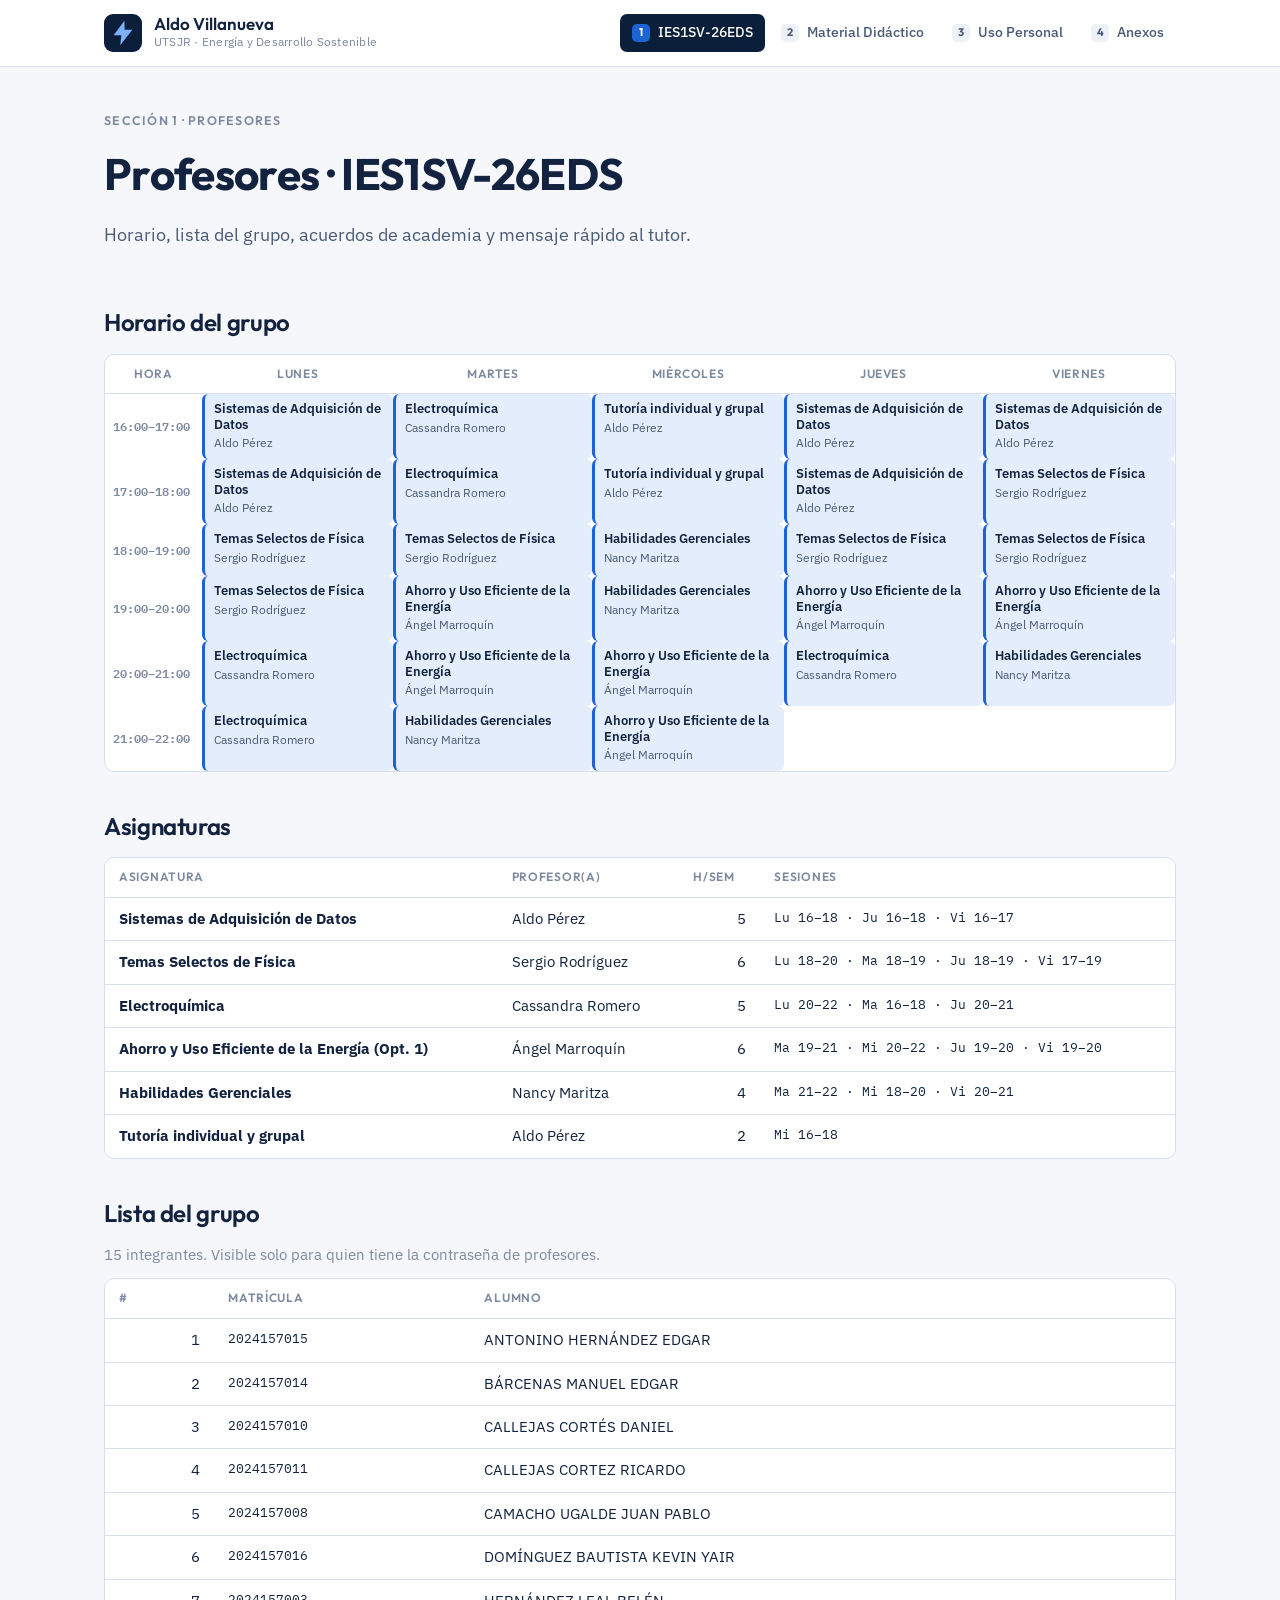
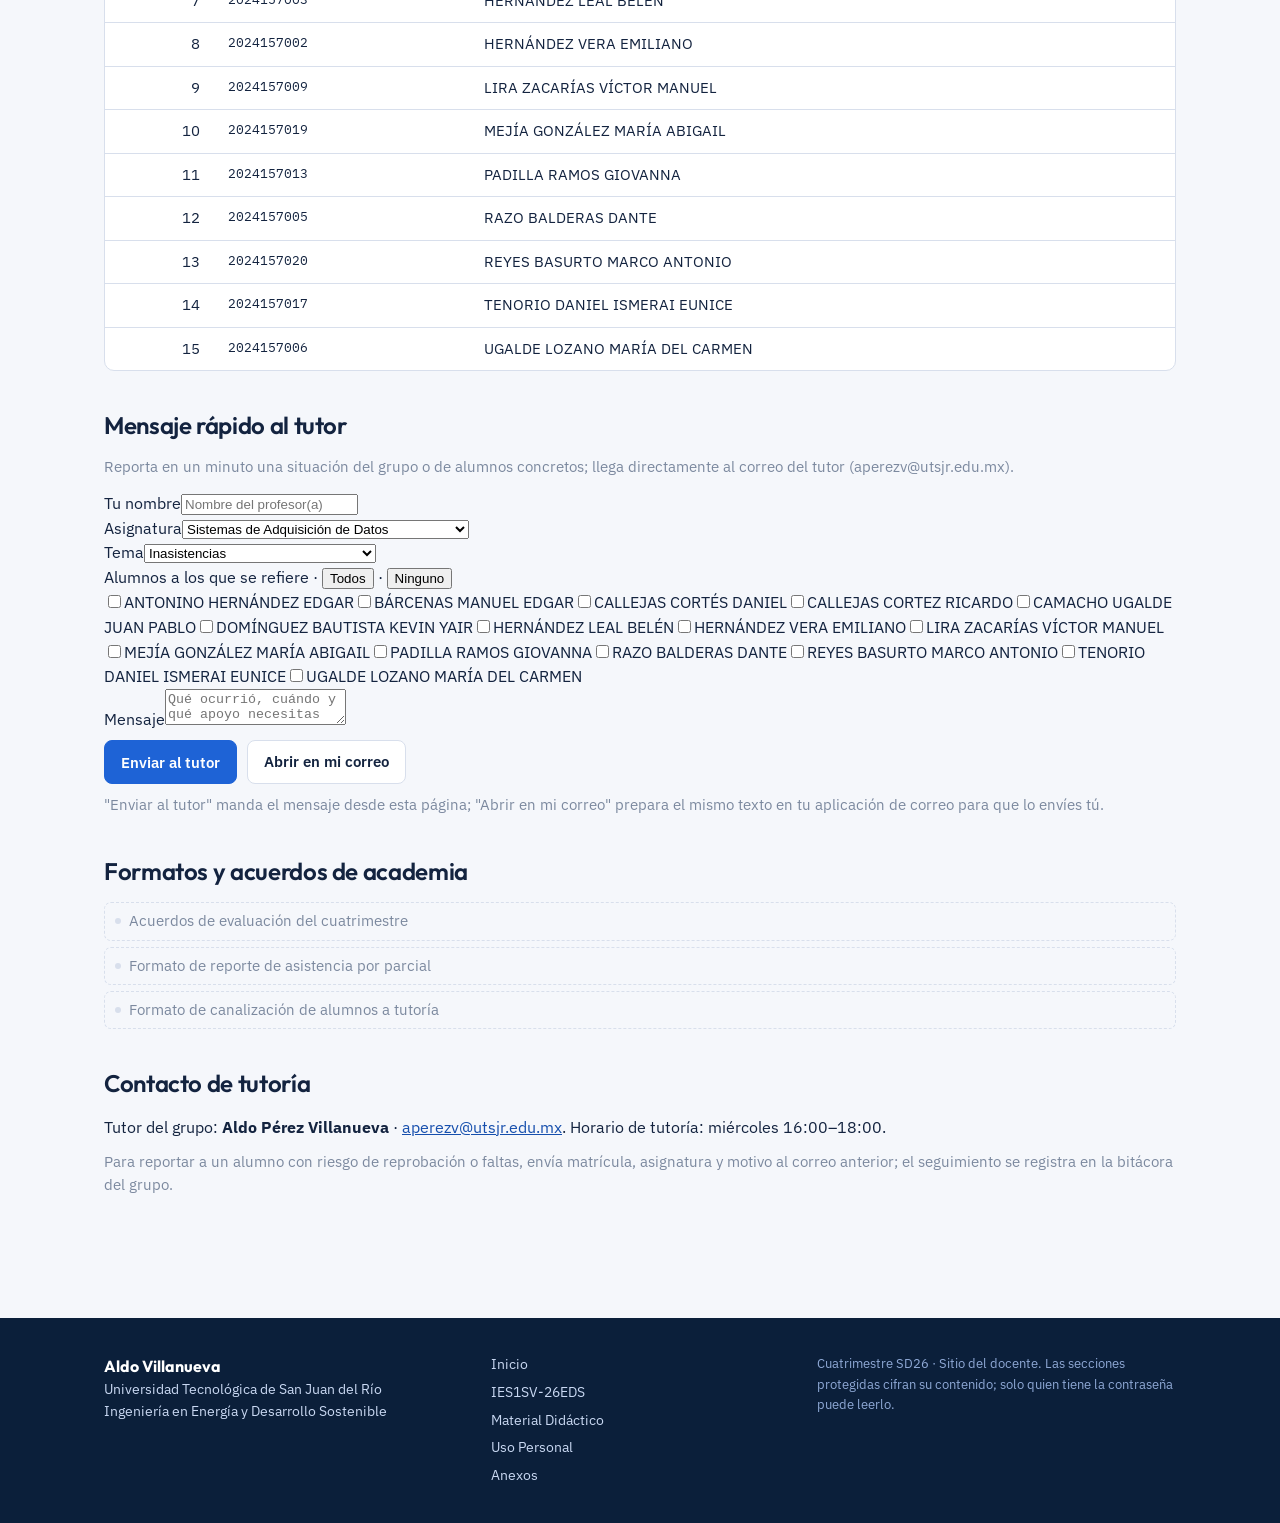
<file: profesores.html>
<!doctype html>
<html lang="es"><head><meta charset="utf-8"><meta name="viewport" content="width=device-width,initial-scale=1"><meta name="robots" content="noindex">
<title>Profesores · IES1SV-26EDS · Aldo Villanueva</title><link rel="preconnect" href="https://fonts.googleapis.com"><link rel="stylesheet" href="https://fonts.googleapis.com/css2?family=Outfit:wght@400;500;600;700&family=IBM+Plex+Sans:ital,wght@0,400;0,500;0,600;1,400&family=IBM+Plex+Mono:wght@400;500&display=swap"><link rel="stylesheet" href="estilo.css?v=5"></head>
<body class=""><header class="nav"><div class="wrap nav-in">
 <a class="logo" href="index.html"><span class="logo-mark"><svg viewBox="0 0 32 32" width="30" height="30" aria-hidden="true"><path d="M17.5 3 6 18.5h8.2L13 29l13-16.5h-8.3z" fill="currentColor"/></svg></span><span><b>Aldo Villanueva</b><small>UTSJR · Energía y Desarrollo Sostenible</small></span></a>
 <nav class="menu" aria-label="Secciones">
  <a href="ies1sv.html" class="on"><i>1</i>IES1SV-26EDS</a>
  <a href="material.html" ><i>2</i>Material Didáctico</a>
  <a href="personal.html" ><i>3</i>Uso Personal</a>
  <a href="anexos.html" ><i>4</i>Anexos</a>
 </nav></div></header>
<main><section class="ph wrap"><p class="eyebrow">Sección 1 · Profesores</p><h1>Profesores · IES1SV-26EDS</h1><p class="lead">Horario, lista del grupo, acuerdos de academia y mensaje rápido al tutor.</p></section><section class="wrap content">
<h2>Horario del grupo</h2><div class="sched-wrap"><table class="sched"><thead><tr><th>Hora</th><th>Lunes</th><th>Martes</th><th>Miércoles</th><th>Jueves</th><th>Viernes</th></tr></thead><tbody><tr><th>16:00–17:00</th><td><b>Sistemas de Adquisición de Datos</b><span>Aldo Pérez</span></td><td><b>Electroquímica</b><span>Cassandra Romero</span></td><td><b>Tutoría individual y grupal</b><span>Aldo Pérez</span></td><td><b>Sistemas de Adquisición de Datos</b><span>Aldo Pérez</span></td><td><b>Sistemas de Adquisición de Datos</b><span>Aldo Pérez</span></td></tr><tr><th>17:00–18:00</th><td><b>Sistemas de Adquisición de Datos</b><span>Aldo Pérez</span></td><td><b>Electroquímica</b><span>Cassandra Romero</span></td><td><b>Tutoría individual y grupal</b><span>Aldo Pérez</span></td><td><b>Sistemas de Adquisición de Datos</b><span>Aldo Pérez</span></td><td><b>Temas Selectos de Física</b><span>Sergio Rodríguez</span></td></tr><tr><th>18:00–19:00</th><td><b>Temas Selectos de Física</b><span>Sergio Rodríguez</span></td><td><b>Temas Selectos de Física</b><span>Sergio Rodríguez</span></td><td><b>Habilidades Gerenciales</b><span>Nancy Maritza</span></td><td><b>Temas Selectos de Física</b><span>Sergio Rodríguez</span></td><td><b>Temas Selectos de Física</b><span>Sergio Rodríguez</span></td></tr><tr><th>19:00–20:00</th><td><b>Temas Selectos de Física</b><span>Sergio Rodríguez</span></td><td><b>Ahorro y Uso Eficiente de la Energía</b><span>Ángel Marroquín</span></td><td><b>Habilidades Gerenciales</b><span>Nancy Maritza</span></td><td><b>Ahorro y Uso Eficiente de la Energía</b><span>Ángel Marroquín</span></td><td><b>Ahorro y Uso Eficiente de la Energía</b><span>Ángel Marroquín</span></td></tr><tr><th>20:00–21:00</th><td><b>Electroquímica</b><span>Cassandra Romero</span></td><td><b>Ahorro y Uso Eficiente de la Energía</b><span>Ángel Marroquín</span></td><td><b>Ahorro y Uso Eficiente de la Energía</b><span>Ángel Marroquín</span></td><td><b>Electroquímica</b><span>Cassandra Romero</span></td><td><b>Habilidades Gerenciales</b><span>Nancy Maritza</span></td></tr><tr><th>21:00–22:00</th><td><b>Electroquímica</b><span>Cassandra Romero</span></td><td><b>Habilidades Gerenciales</b><span>Nancy Maritza</span></td><td><b>Ahorro y Uso Eficiente de la Energía</b><span>Ángel Marroquín</span></td><td class="free"></td><td class="free"></td></tr></tbody></table></div>
<h2>Asignaturas</h2><div class="tw"><table class="tbl"><thead><tr><th>Asignatura</th><th>Profesor(a)</th><th class="n">h/sem</th><th>Sesiones</th></tr></thead><tbody><tr><td><b>Sistemas de Adquisición de Datos</b></td><td>Aldo Pérez</td><td class="n">5</td><td class="mono">Lu 16–18 · Ju 16–18 · Vi 16–17</td></tr><tr><td><b>Temas Selectos de Física</b></td><td>Sergio Rodríguez</td><td class="n">6</td><td class="mono">Lu 18–20 · Ma 18–19 · Ju 18–19 · Vi 17–19</td></tr><tr><td><b>Electroquímica</b></td><td>Cassandra Romero</td><td class="n">5</td><td class="mono">Lu 20–22 · Ma 16–18 · Ju 20–21</td></tr><tr><td><b>Ahorro y Uso Eficiente de la Energía (Opt. 1)</b></td><td>Ángel Marroquín</td><td class="n">6</td><td class="mono">Ma 19–21 · Mi 20–22 · Ju 19–20 · Vi 19–20</td></tr><tr><td><b>Habilidades Gerenciales</b></td><td>Nancy Maritza</td><td class="n">4</td><td class="mono">Ma 21–22 · Mi 18–20 · Vi 20–21</td></tr><tr><td><b>Tutoría individual y grupal</b></td><td>Aldo Pérez</td><td class="n">2</td><td class="mono">Mi 16–18</td></tr></tbody></table></div>
<h2>Lista del grupo</h2>
<p class="muted">15 integrantes. Visible solo para quien tiene la contraseña de profesores.</p>
<div class="tw"><table class="tbl"><thead><tr><th class="n">#</th><th>Matrícula</th><th>Alumno</th></tr></thead><tbody>
<tr><td class="n">1</td><td class="mono">2024157015</td><td>ANTONINO HERNÁNDEZ EDGAR</td></tr><tr><td class="n">2</td><td class="mono">2024157014</td><td>BÁRCENAS MANUEL EDGAR</td></tr><tr><td class="n">3</td><td class="mono">2024157010</td><td>CALLEJAS CORTÉS DANIEL</td></tr><tr><td class="n">4</td><td class="mono">2024157011</td><td>CALLEJAS CORTEZ RICARDO</td></tr><tr><td class="n">5</td><td class="mono">2024157008</td><td>CAMACHO UGALDE JUAN PABLO</td></tr><tr><td class="n">6</td><td class="mono">2024157016</td><td>DOMÍNGUEZ BAUTISTA KEVIN YAIR</td></tr><tr><td class="n">7</td><td class="mono">2024157003</td><td>HERNÁNDEZ LEAL BELÉN</td></tr><tr><td class="n">8</td><td class="mono">2024157002</td><td>HERNÁNDEZ VERA EMILIANO</td></tr><tr><td class="n">9</td><td class="mono">2024157009</td><td>LIRA ZACARÍAS VÍCTOR MANUEL</td></tr><tr><td class="n">10</td><td class="mono">2024157019</td><td>MEJÍA GONZÁLEZ MARÍA ABIGAIL</td></tr><tr><td class="n">11</td><td class="mono">2024157013</td><td>PADILLA RAMOS GIOVANNA</td></tr><tr><td class="n">12</td><td class="mono">2024157005</td><td>RAZO BALDERAS DANTE</td></tr><tr><td class="n">13</td><td class="mono">2024157020</td><td>REYES BASURTO MARCO ANTONIO</td></tr><tr><td class="n">14</td><td class="mono">2024157017</td><td>TENORIO DANIEL ISMERAI EUNICE</td></tr><tr><td class="n">15</td><td class="mono">2024157006</td><td>UGALDE LOZANO MARÍA DEL CARMEN</td></tr>
</tbody></table></div>

<h2>Mensaje rápido al tutor</h2>
<p class="muted">Reporta en un minuto una situación del grupo o de alumnos concretos; llega directamente al correo del tutor (aperezv@utsjr.edu.mx).</p>
<form class="msgbox" id="msg-form" novalidate>
 <div class="msg-grid">
  <div class="f"><label for="m-prof">Tu nombre</label><input id="m-prof" name="profesor" required placeholder="Nombre del profesor(a)"></div>
  <div class="f"><label for="m-asig">Asignatura</label><select id="m-asig" name="asignatura"><option>Sistemas de Adquisición de Datos</option><option>Temas Selectos de Física</option><option>Electroquímica</option><option>Ahorro y Uso Eficiente de la Energía (Opt. 1)</option><option>Habilidades Gerenciales</option><option>Tutoría individual y grupal</option><option>Otra / general</option></select></div>
  <div class="f"><label for="m-tema">Tema</label><select id="m-tema" name="tema"><option>Inasistencias</option><option>Riesgo de reprobación</option><option>Conducta o convivencia</option><option>Reconocimiento / buen desempeño</option><option>Solicitud de canalización</option><option>Aviso al grupo</option><option>Otro</option></select></div>
 </div>
 <div class="f"><label>Alumnos a los que se refiere · <button type="button" class="lnk" id="m-all">Todos</button> · <button type="button" class="lnk" id="m-none">Ninguno</button></label>
  <div class="chk-grid"><label class="chk"><input type="checkbox" name="alumnos" value="ANTONINO HERNÁNDEZ EDGAR (2024157015)"><span>ANTONINO HERNÁNDEZ EDGAR</span></label><label class="chk"><input type="checkbox" name="alumnos" value="BÁRCENAS MANUEL EDGAR (2024157014)"><span>BÁRCENAS MANUEL EDGAR</span></label><label class="chk"><input type="checkbox" name="alumnos" value="CALLEJAS CORTÉS DANIEL (2024157010)"><span>CALLEJAS CORTÉS DANIEL</span></label><label class="chk"><input type="checkbox" name="alumnos" value="CALLEJAS CORTEZ RICARDO (2024157011)"><span>CALLEJAS CORTEZ RICARDO</span></label><label class="chk"><input type="checkbox" name="alumnos" value="CAMACHO UGALDE JUAN PABLO (2024157008)"><span>CAMACHO UGALDE JUAN PABLO</span></label><label class="chk"><input type="checkbox" name="alumnos" value="DOMÍNGUEZ BAUTISTA KEVIN YAIR (2024157016)"><span>DOMÍNGUEZ BAUTISTA KEVIN YAIR</span></label><label class="chk"><input type="checkbox" name="alumnos" value="HERNÁNDEZ LEAL BELÉN (2024157003)"><span>HERNÁNDEZ LEAL BELÉN</span></label><label class="chk"><input type="checkbox" name="alumnos" value="HERNÁNDEZ VERA EMILIANO (2024157002)"><span>HERNÁNDEZ VERA EMILIANO</span></label><label class="chk"><input type="checkbox" name="alumnos" value="LIRA ZACARÍAS VÍCTOR MANUEL (2024157009)"><span>LIRA ZACARÍAS VÍCTOR MANUEL</span></label><label class="chk"><input type="checkbox" name="alumnos" value="MEJÍA GONZÁLEZ MARÍA ABIGAIL (2024157019)"><span>MEJÍA GONZÁLEZ MARÍA ABIGAIL</span></label><label class="chk"><input type="checkbox" name="alumnos" value="PADILLA RAMOS GIOVANNA (2024157013)"><span>PADILLA RAMOS GIOVANNA</span></label><label class="chk"><input type="checkbox" name="alumnos" value="RAZO BALDERAS DANTE (2024157005)"><span>RAZO BALDERAS DANTE</span></label><label class="chk"><input type="checkbox" name="alumnos" value="REYES BASURTO MARCO ANTONIO (2024157020)"><span>REYES BASURTO MARCO ANTONIO</span></label><label class="chk"><input type="checkbox" name="alumnos" value="TENORIO DANIEL ISMERAI EUNICE (2024157017)"><span>TENORIO DANIEL ISMERAI EUNICE</span></label><label class="chk"><input type="checkbox" name="alumnos" value="UGALDE LOZANO MARÍA DEL CARMEN (2024157006)"><span>UGALDE LOZANO MARÍA DEL CARMEN</span></label></div></div>
 <div class="f"><label for="m-txt">Mensaje</label><textarea id="m-txt" name="mensaje" required placeholder="Qué ocurrió, cuándo y qué apoyo necesitas del tutor."></textarea></div>
 <div class="cta-row"><button class="btn pri" type="submit" id="m-send">Enviar al tutor</button><a class="btn" id="m-mailto" href="#" target="_blank" rel="noopener">Abrir en mi correo</a><span class="msg-status" id="m-status"></span></div>
 <p class="muted small">"Enviar al tutor" manda el mensaje desde esta página; "Abrir en mi correo" prepara el mismo texto en tu aplicación de correo para que lo envíes tú.</p>
</form>
<script>(function(){
 const F=document.getElementById('msg-form');if(!F)return;const TO='aperezv@utsjr.edu.mx';
 const $=id=>document.getElementById(id);const st=$('m-status');
 const chks=()=>[...F.querySelectorAll('input[name=alumnos]')];
 $('m-all').onclick=()=>chks().forEach(c=>c.checked=true);$('m-none').onclick=()=>chks().forEach(c=>c.checked=false);
 function data(){const al=chks().filter(c=>c.checked).map(c=>c.value);return {profesor:$('m-prof').value.trim(),asignatura:$('m-asig').value,tema:$('m-tema').value,alumnos:al.length?al.join('; '):'(sin alumnos específicos)',mensaje:$('m-txt').value.trim()}}
 function subject(d){return '[IES1SV-26EDS] '+d.tema+' · '+d.asignatura+' · '+d.profesor}
 function body(d){return 'Profesor(a): '+d.profesor+'\nAsignatura: '+d.asignatura+'\nTema: '+d.tema+'\nAlumnos: '+d.alumnos+'\n\n'+d.mensaje+'\n\n— Enviado desde la página de profesores IES1SV-26EDS'}
 function refreshMailto(){const d=data();$('m-mailto').href='mailto:'+TO+'?subject='+encodeURIComponent(subject(d))+'&body='+encodeURIComponent(body(d))}
 F.addEventListener('input',refreshMailto);F.addEventListener('change',refreshMailto);refreshMailto();
 F.addEventListener('submit',async e=>{e.preventDefault();const d=data();
  if(!d.profesor||!d.mensaje){st.textContent='Escribe tu nombre y el mensaje.';st.className='msg-status err';return}
  const btn=$('m-send');btn.disabled=true;st.textContent='Enviando…';st.className='msg-status';
  try{const r=await fetch('https://formsubmit.co/ajax/'+TO,{method:'POST',headers:{'Content-Type':'application/json','Accept':'application/json'},body:JSON.stringify({_subject:subject(d),_template:'table',_captcha:'false',Profesor:d.profesor,Asignatura:d.asignatura,Tema:d.tema,Alumnos:d.alumnos,Mensaje:d.mensaje})});
   const j=await r.json().catch(()=>({}));
   if(r.ok&&(j.success==='true'||j.success===true)){st.textContent='Mensaje enviado al tutor.';st.className='msg-status ok';F.reset();chks().forEach(c=>c.checked=false);refreshMailto()}
   else throw new Error(j.message||('Error '+r.status))}
  catch(err){st.textContent='No se pudo enviar desde la página ('+err.message+'). Usa "Abrir en mi correo".';st.className='msg-status err'}
  btn.disabled=false});
})();</script>

<h2>Formatos y acuerdos de academia</h2>
<ul class="res">
 <li><a href="#" class="todo">Acuerdos de evaluación del cuatrimestre</a></li>
 <li><a href="#" class="todo">Formato de reporte de asistencia por parcial</a></li>
 <li><a href="#" class="todo">Formato de canalización de alumnos a tutoría</a></li>
</ul>
<h2>Contacto de tutoría</h2>
<p>Tutor del grupo: <b>Aldo Pérez Villanueva</b> · <a href="mailto:aperezv@utsjr.edu.mx">aperezv@utsjr.edu.mx</a>. Horario de tutoría: miércoles 16:00–18:00.</p>
<p class="muted">Para reportar a un alumno con riesgo de reprobación o faltas, envía matrícula, asignatura y motivo al correo anterior; el seguimiento se registra en la bitácora del grupo.</p></section></main>
<footer class="foot"><div class="wrap foot-in"><div><b>Aldo Villanueva</b><br>Universidad Tecnológica de San Juan del Río<br>Ingeniería en Energía y Desarrollo Sostenible</div><div class="foot-links"><a href="index.html">Inicio</a><a href="ies1sv.html">IES1SV-26EDS</a><a href="material.html">Material Didáctico</a><a href="personal.html">Uso Personal</a><a href="anexos.html">Anexos</a></div><div class="foot-note">Cuatrimestre SD26 · Sitio del docente. Las secciones protegidas cifran su contenido; solo quien tiene la contraseña puede leerlo.</div></div></footer></body></html>
</file>
<file: estilo.css>
:root{
  --navy:#0B1F3A; --navy-2:#122B4F; --blue:#1E63D6; --blue-ink:#164FAD; --blue-soft:#E4EDFB; --blue-line:#B9CFF3;
  --red:#D7263D; --red-soft:#FBE4E7; --green:#1F8A5B; --green-soft:#DFF3E8; --gray:#8A97AB; --gray-soft:#E9EDF3;
  --ground:#F5F7FB; --surface:#FFFFFF; --surface-2:#EDF1F8; --ink:#13233F; --ink-2:#4A5A75; --ink-3:#7C899F; --line:#D8DFEC;
  --disp:"Outfit",system-ui,"Segoe UI",Arial,sans-serif; --body:"IBM Plex Sans","Segoe UI",system-ui,Arial,sans-serif; --mono:"IBM Plex Mono",ui-monospace,Consolas,monospace;
  --shadow:0 1px 2px rgba(11,31,58,.06),0 10px 30px rgba(11,31,58,.08);
}
*{box-sizing:border-box}
html{scroll-behavior:smooth}
body{margin:0;background:var(--ground);color:var(--ink);font-family:var(--body);font-size:16px;line-height:1.55}
h1,h2,h3{font-family:var(--disp);letter-spacing:-.015em;text-wrap:balance;margin:0}
h2{font-size:24px;font-weight:600;margin:36px 0 12px}
h3{font-size:18px;font-weight:600}
a{color:var(--blue-ink)}
p{margin:0 0 12px}
code{font-family:var(--mono);font-size:.9em;background:var(--surface-2);padding:1px 5px;border-radius:4px}
.wrap{max-width:1120px;margin:0 auto;padding:0 24px}
.sr{position:absolute;left:-9999px}
.eyebrow{font-family:var(--disp);font-size:12.5px;letter-spacing:.1em;text-transform:uppercase;color:var(--ink-3);font-weight:600;margin:0 0 10px}
.lead{font-size:18px;color:var(--ink-2);max-width:62ch}
.muted{color:var(--ink-3);font-size:14.5px}
.mono{font-family:var(--mono);font-size:13px}
.n{text-align:right;font-variant-numeric:tabular-nums}
:focus-visible{outline:2px solid var(--blue);outline-offset:2px}

/* Nav */
.nav{background:var(--surface);border-bottom:1px solid var(--line);position:sticky;top:0;z-index:20}
.nav-in{display:flex;align-items:center;justify-content:space-between;gap:20px;min-height:66px;flex-wrap:wrap;padding-top:8px;padding-bottom:8px}
.logo{display:flex;align-items:center;gap:12px;text-decoration:none;color:var(--ink)}
.logo-mark{width:38px;height:38px;border-radius:9px;background:var(--navy);color:#fff;display:grid;place-items:center}
.logo-mark svg path{fill:#7FB0FF}
.logo b{display:block;font-family:var(--disp);font-size:17px;font-weight:600;line-height:1.1}
.logo small{display:block;font-size:11.5px;color:var(--ink-3);letter-spacing:.02em}
.menu{display:flex;gap:4px;flex-wrap:wrap}
.menu a{display:inline-flex;align-items:center;gap:8px;text-decoration:none;color:var(--ink-2);font-weight:500;font-size:14px;padding:8px 12px;border-radius:7px}
.menu a i{font-style:normal;font-family:var(--disp);font-size:11px;font-weight:700;width:18px;height:18px;border-radius:5px;background:var(--surface-2);color:var(--ink-2);display:grid;place-items:center}
.menu a:hover{background:var(--blue-soft);color:var(--blue-ink)}
.menu a.on{background:var(--navy);color:#fff} .menu a.on i{background:var(--blue);color:#fff}

/* Hero (inicio) */
.hero{position:relative;background:linear-gradient(160deg,#0B1F3A 0%,#10305F 55%,#0E2A53 100%);color:#fff;overflow:hidden;isolation:isolate}
.hero canvas{position:absolute;inset:0;width:100%;height:100%;z-index:-1;opacity:.9}
.hero::after{content:"";position:absolute;inset:0;z-index:-1;background:radial-gradient(ellipse at 80% 20%,rgba(215,38,61,.22),transparent 45%),radial-gradient(ellipse at 15% 80%,rgba(30,99,214,.35),transparent 50%)}
.hero-in{padding:72px 24px 64px;max-width:1120px}
.hero .eyebrow{color:#9DBBF0}
.hero h1{font-size:clamp(40px,6vw,64px);font-weight:700;line-height:1.02;letter-spacing:-.03em}
.hero h1::after{content:"";display:block;width:64px;height:4px;background:var(--red);border-radius:2px;margin:18px 0 20px}
.hero .lead{color:#C9D8F2;max-width:58ch;font-size:19px}
.hero .lead b{color:#fff;font-weight:600}
.stats{display:flex;gap:36px;margin-top:34px;flex-wrap:wrap}
.stats div b{display:block;font-family:var(--disp);font-size:30px;font-weight:600;line-height:1;font-variant-numeric:tabular-nums}
.stats div span{font-size:13px;color:#9DBBF0;letter-spacing:.02em}

/* Tiles de secciones */
.links{display:grid;grid-template-columns:repeat(2,1fr);gap:14px;margin-top:-30px;position:relative;z-index:2}
.tile{position:relative;display:grid;grid-template-columns:auto 1fr auto;align-items:center;gap:18px;background:var(--surface);border:1px solid var(--line);border-radius:12px;padding:22px 22px 22px 18px;text-decoration:none;color:var(--ink);box-shadow:var(--shadow);transition:transform .18s,border-color .18s}
.tile:hover{transform:translateY(-2px);border-color:var(--blue-line)}
.tile .num{font-family:var(--disp);font-weight:700;font-size:22px;width:48px;height:48px;border-radius:10px;display:grid;place-items:center;background:var(--navy);color:#fff}
.tile.t3 .num{background:var(--red)}
.tile .tt b{display:block;font-family:var(--disp);font-size:20px;font-weight:600}
.tile .tt small{display:block;color:var(--ink-2);font-size:14px;margin-top:2px}
.tile .arrow{font-family:var(--disp);color:var(--blue);font-size:22px;transition:transform .18s}
.tile:hover .arrow{transform:translateX(4px)}
.tile .lock{position:absolute;top:10px;right:12px;color:var(--ink-3)}

/* Pilares */
.pillars{display:grid;grid-template-columns:repeat(3,1fr);gap:28px;padding:56px 24px 72px}
.pillar svg{width:34px;height:34px;color:var(--blue);margin-bottom:10px}
.pillar h3{margin-bottom:6px}
.pillar p{color:var(--ink-2);font-size:15px;margin:0}

/* Encabezado de sección */
.ph{padding-top:44px;padding-bottom:8px}
.ph h1{font-size:clamp(32px,4.5vw,44px);font-weight:700;margin-bottom:12px}

/* Accesos IES1SV */
.access{display:grid;grid-template-columns:repeat(3,1fr);gap:14px;margin-top:16px}
.acc{position:relative;background:var(--surface);border:1px solid var(--line);border-radius:12px;padding:22px;text-decoration:none;color:var(--ink);display:flex;flex-direction:column;gap:6px;box-shadow:var(--shadow);transition:border-color .18s,transform .18s}
.acc:hover{border-color:var(--blue-line);transform:translateY(-2px)}
.acc-ico{width:46px;height:46px;border-radius:10px;background:var(--blue-soft);color:var(--blue-ink);display:grid;place-items:center;margin-bottom:6px}
.acc.admin .acc-ico{background:var(--red-soft);color:var(--red)}
.acc b{font-family:var(--disp);font-size:19px;font-weight:600}
.acc small{color:var(--ink-2);font-size:14px}
.pill{align-self:flex-start;margin-top:8px;font-family:var(--disp);font-size:11.5px;font-weight:600;letter-spacing:.04em;text-transform:uppercase;padding:3px 9px;border-radius:999px;background:var(--surface-2);color:var(--ink-2)}

/* Tablas */
.tw{overflow-x:auto;background:var(--surface);border:1px solid var(--line);border-radius:10px}
.tbl{border-collapse:collapse;width:100%;font-size:14.5px}
.tbl th{text-align:left;font-family:var(--disp);font-size:12px;letter-spacing:.06em;text-transform:uppercase;color:var(--ink-3);font-weight:600;padding:10px 14px;border-bottom:1px solid var(--line);white-space:nowrap}
.tbl td{padding:10px 14px;border-bottom:1px solid var(--line);vertical-align:top}
.tbl tr:last-child td{border-bottom:0}
.sched-wrap{overflow-x:auto;background:var(--surface);border:1px solid var(--line);border-radius:10px}
.sched{border-collapse:separate;border-spacing:0;width:100%;min-width:760px;font-size:13px}
.sched th{font-family:var(--disp);font-size:12px;letter-spacing:.05em;text-transform:uppercase;color:var(--ink-3);font-weight:600;padding:10px 8px;border-bottom:1px solid var(--line);text-align:center;white-space:nowrap}
.sched tbody th{text-align:right;font-family:var(--mono);text-transform:none;letter-spacing:0;font-size:12px;border-bottom:0;padding-right:12px;vertical-align:middle}
.sched td{padding:4px;height:52px;vertical-align:top}
.sched td:not(.free){background:var(--blue-soft);border-left:3px solid var(--blue);border-radius:6px;padding:7px 9px}
.sched td b{display:block;font-weight:600;color:var(--ink);line-height:1.2}
.sched td span{display:block;color:var(--ink-2);font-size:11.5px;margin-top:2px}

/* Recursos */
.grid3{display:grid;grid-template-columns:repeat(3,1fr);gap:14px;margin-top:18px}
.rc{background:var(--surface);border:1px solid var(--line);border-radius:12px;padding:20px}
.rc.alt{border-style:dashed}
.rc h3{margin-bottom:4px}
.res{list-style:none;padding:0;margin:10px 0 0;display:flex;flex-direction:column;gap:6px}
.res li a{display:flex;align-items:center;gap:8px;text-decoration:none;color:var(--blue-ink);font-weight:500;font-size:14.5px;padding:7px 10px;border-radius:7px;background:var(--surface-2)}
.res li a::before{content:"";width:6px;height:6px;border-radius:50%;background:var(--blue);flex:none}
.res li a:hover{background:var(--blue-soft)}
.res li a.todo{color:var(--ink-3);font-weight:400;background:transparent;border:1px dashed var(--line);cursor:default}
.res li a.todo::before{background:var(--line)}
.note{background:var(--surface);border:1px solid var(--line);border-left:4px solid var(--blue);border-radius:10px;padding:14px 18px;margin:28px auto;font-size:14.5px;color:var(--ink-2)}
.aviso{background:var(--surface);border:1px solid var(--line);border-left:4px solid var(--red);border-radius:10px;padding:14px 18px;margin-bottom:12px}
.aviso .fecha{font-family:var(--disp);font-size:12px;letter-spacing:.06em;text-transform:uppercase;color:var(--red);font-weight:600}
.aviso p{margin:6px 0 0}
.cta-row{display:flex;gap:10px;flex-wrap:wrap;margin:8px 0 10px}
.btn{display:inline-flex;align-items:center;gap:8px;border:1px solid var(--line);background:var(--surface);color:var(--ink);text-decoration:none;font-weight:600;font-size:14.5px;padding:10px 16px;border-radius:8px;cursor:pointer;font-family:var(--body)}
.btn:hover{border-color:var(--blue);color:var(--blue-ink)}
.btn.pri{background:var(--blue);border-color:var(--blue);color:#fff} .btn.pri:hover{background:var(--blue-ink);border-color:var(--blue-ink);color:#fff}
.notas{width:100%;min-height:180px;border:1px solid var(--line);border-radius:10px;padding:14px;font:inherit;background:var(--surface);resize:vertical}

/* Login */
.gate{max-width:440px;margin:40px auto 80px;background:var(--surface);border:1px solid var(--line);border-radius:14px;padding:30px;box-shadow:var(--shadow)}
.gate .lockico{width:52px;height:52px;border-radius:12px;background:var(--navy);color:#fff;display:grid;place-items:center;margin-bottom:14px}
.gate h2{margin:0 0 6px;font-size:22px}
.gate p{color:var(--ink-2);font-size:15px}
.gate label{display:block;font-size:13px;font-weight:600;color:var(--ink-2);margin:14px 0 6px}
.gate .row{display:flex;gap:8px}
.gate input{flex:1;border:1px solid var(--line);border-radius:8px;padding:11px 12px;font:inherit;font-size:16px;background:var(--surface)}
.gate input:focus{border-color:var(--blue);outline:0;box-shadow:0 0 0 3px var(--blue-soft)}
.gate .err{color:var(--red);font-size:14px;margin-top:10px;min-height:1.4em}
.gate .help{font-size:13px;color:var(--ink-3);margin-top:16px}
.unlocked-bar{display:flex;justify-content:space-between;align-items:center;gap:12px;background:var(--surface);border:1px solid var(--line);border-radius:10px;padding:10px 14px;margin:20px auto 0;font-size:14px;color:var(--ink-2)}
.unlocked-bar b{color:var(--ink)}
.content{padding-bottom:70px}

/* Footer */
.foot{background:var(--navy);color:#C9D8F2;margin-top:40px}
.foot-in{display:grid;grid-template-columns:1.2fr 1fr 1.2fr;gap:28px;padding:36px 24px;font-size:14px}
.foot b{color:#fff;font-family:var(--disp);font-size:16px}
.foot-links{display:flex;flex-direction:column;gap:6px}
.foot-links a{color:#C9D8F2;text-decoration:none} .foot-links a:hover{color:#fff}
.foot-note{color:#8FA9D6;font-size:13px}

@media (max-width:900px){
  .links,.access,.grid3,.pillars,.foot-in{grid-template-columns:1fr}
  .pillars{padding:40px 24px 48px;gap:22px}
  .hero-in{padding:52px 24px 48px}
  .menu a span{display:none}
}
@media (max-width:600px){.menu a{padding:7px 9px;font-size:13px}}
@media (prefers-reduced-motion:reduce){.tile,.acc,.tile .arrow{transition:none}}
@media print{.nav,.foot,.gate,.unlocked-bar{display:none}}

/* Horario en vivo */
.now-banner{display:flex;align-items:center;gap:10px;background:var(--surface);border:1px solid var(--line);border-radius:10px;padding:10px 14px;margin-bottom:10px;font-size:14.5px;color:var(--ink-2)}
.now-banner .now-dot{width:10px;height:10px;border-radius:50%;background:var(--ink-3);flex:none}
.now-banner[data-state="on"]{border-color:var(--red);color:var(--ink)}
.now-banner[data-state="on"] .now-dot{background:var(--red);box-shadow:0 0 0 4px var(--red-soft);animation:pulse 1.6s infinite}
@keyframes pulse{0%,100%{box-shadow:0 0 0 3px var(--red-soft)}50%{box-shadow:0 0 0 7px var(--red-soft)}}
.sched.live thead th.today{color:var(--red)}
.sched td em.live{display:none;font-style:normal;font-family:var(--disp);font-size:10.5px;font-weight:700;letter-spacing:.06em;text-transform:uppercase;color:#fff;background:var(--red);padding:1px 6px;border-radius:999px;margin-top:5px}
.sched td.now{background:var(--red-soft)!important;border-left-color:var(--red)!important;box-shadow:inset 0 0 0 1px var(--red)}
.sched td.now em.live{display:inline-block}
.sched tr.receso th{color:var(--ink-3)}
.sched tr.receso td{height:auto;padding:6px 9px}
.sched tr.receso td[data-h="receso"]{background:var(--surface-2);border-left:3px solid var(--ink-3);border-radius:6px;text-align:center}
.sched tr.receso td[data-h="receso"] b{color:var(--ink-2)}
.sched tr.receso td.sinreceso{text-align:center;color:var(--ink-3);font-size:11.5px;padding-top:12px}
.sched-note{margin-top:10px}
@media (prefers-reduced-motion:reduce){.now-banner[data-state="on"] .now-dot{animation:none}}

/* Calendario */
.cal{background:var(--surface);border:1px solid var(--line);border-radius:12px;padding:18px 20px;box-shadow:var(--shadow)}
.cal-head{display:flex;justify-content:space-between;align-items:center;gap:12px;flex-wrap:wrap;margin-bottom:14px}
.cal-today{display:flex;align-items:baseline;gap:10px}
.cal-today-l{font-family:var(--disp);font-size:11.5px;font-weight:700;letter-spacing:.08em;text-transform:uppercase;color:#fff;background:var(--red);padding:2px 8px;border-radius:999px}
.cal-today b{font-family:var(--disp);font-size:17px;font-weight:600}
.cal-nav{display:flex;gap:6px}.cal-nav .btn{padding:6px 12px}
.cal-body{display:grid;grid-template-columns:1fr 1fr 300px;gap:18px;align-items:start}
.cal-months{display:contents}
.cal-mh{font-family:var(--disp);font-weight:600;font-size:15px;text-transform:capitalize;margin-bottom:8px;color:var(--ink)}
.cal-grid{display:grid;grid-template-columns:repeat(7,1fr);gap:3px}
.cal-dow{font-family:var(--disp);font-size:11px;font-weight:700;color:var(--ink-3);text-align:center;padding:2px 0 4px}
.cal-d{position:relative;aspect-ratio:1;border-radius:7px;display:flex;flex-direction:column;align-items:center;justify-content:center;gap:2px;font-family:var(--disp);font-size:13.5px;font-variant-numeric:tabular-nums;color:var(--ink);background:var(--surface-2)}
.cal-d.empty{background:transparent}
.cal-d.wknd{color:var(--ink-3);background:transparent;border:1px dashed var(--line)}
.cal-d.past{opacity:.55}
.cal-d.has{background:var(--surface);border:1px solid var(--line-2,var(--line));cursor:help}
.cal-d.has:hover,.cal-d.has:focus-visible{border-color:var(--blue);opacity:1}
.cal-d .marks{display:flex;gap:3px;height:6px}
.cal-d .marks i,.cal-legend i,.cal-list i{display:inline-block;width:6px;height:6px;border-radius:50%}
.cal-d.today{background:var(--red-soft);color:var(--red);font-weight:700;box-shadow:inset 0 0 0 2px var(--red);opacity:1}
.cal-d.today::after{content:"hoy";position:absolute;top:-7px;right:-4px;font-size:9px;font-weight:700;letter-spacing:.06em;text-transform:uppercase;background:var(--red);color:#fff;padding:1px 5px;border-radius:999px}
.c-eval{background:var(--red)}.c-tramite{background:var(--blue)}.c-asueto{background:var(--gray)}.c-inst{background:var(--green)}.c-hoy{background:var(--red-soft);box-shadow:inset 0 0 0 2px var(--red)}
.cal-side{background:var(--ground);border:1px solid var(--line);border-radius:10px;padding:14px 16px}
.cal-side h3{font-size:14px;letter-spacing:.06em;text-transform:uppercase;color:var(--ink-3);margin-bottom:10px}
.cal-list{list-style:none;margin:0;padding:0;display:flex;flex-direction:column;gap:10px}
.cal-list li{display:flex;flex-direction:column;gap:1px;padding-left:12px;border-left:2px solid var(--line)}
.cal-list li.now{border-left-color:var(--red)}
.cal-date{font-family:var(--disp);font-size:12.5px;font-weight:600;color:var(--ink-2);display:flex;align-items:center;gap:6px}
.cal-t{font-size:14px;line-height:1.35}
.cal-when{font-size:12px;color:var(--ink-3)}
.cal-legend{display:flex;gap:16px;flex-wrap:wrap;margin-top:16px;font-size:12.5px;color:var(--ink-2)}
.cal-legend span{display:inline-flex;align-items:center;gap:6px}
.cal-legend i{width:10px;height:10px;border-radius:3px}
@media (max-width:900px){.cal-body{grid-template-columns:1fr}.cal-months{display:grid;gap:18px}}
</file>
